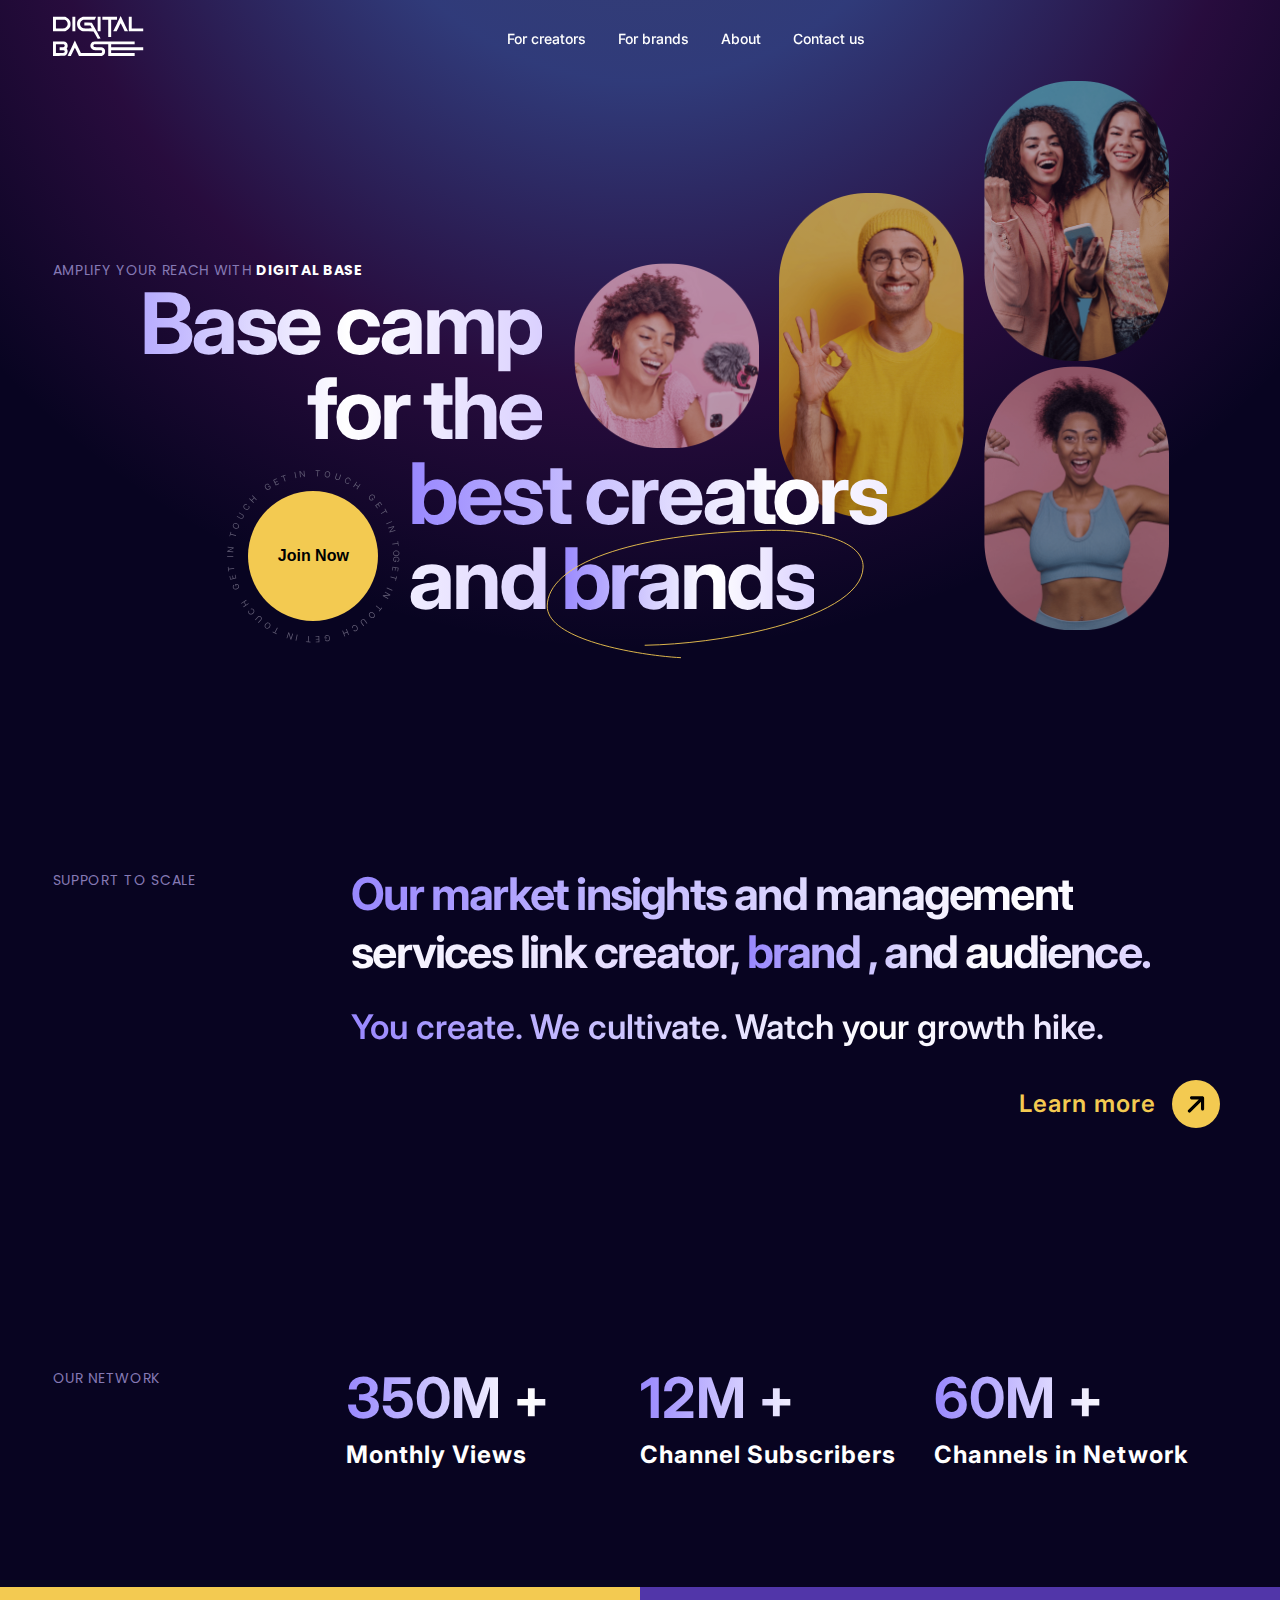
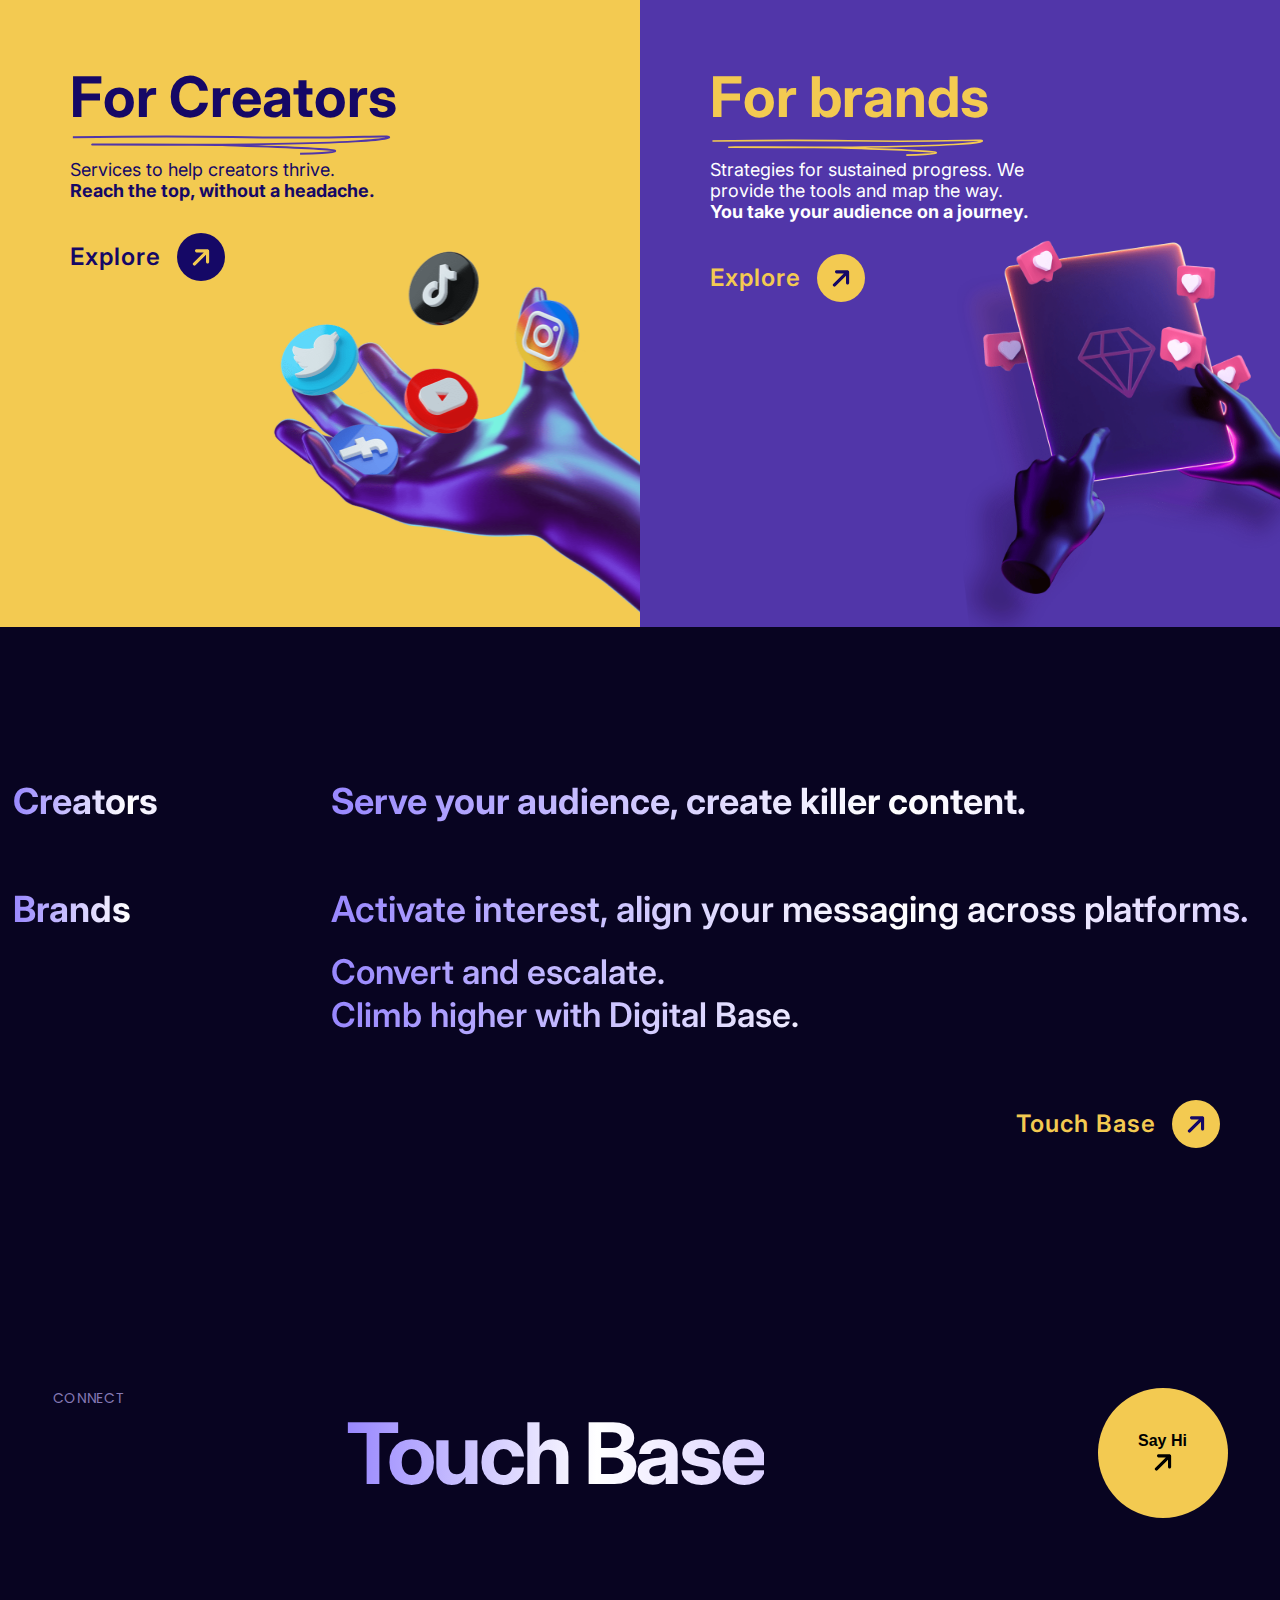
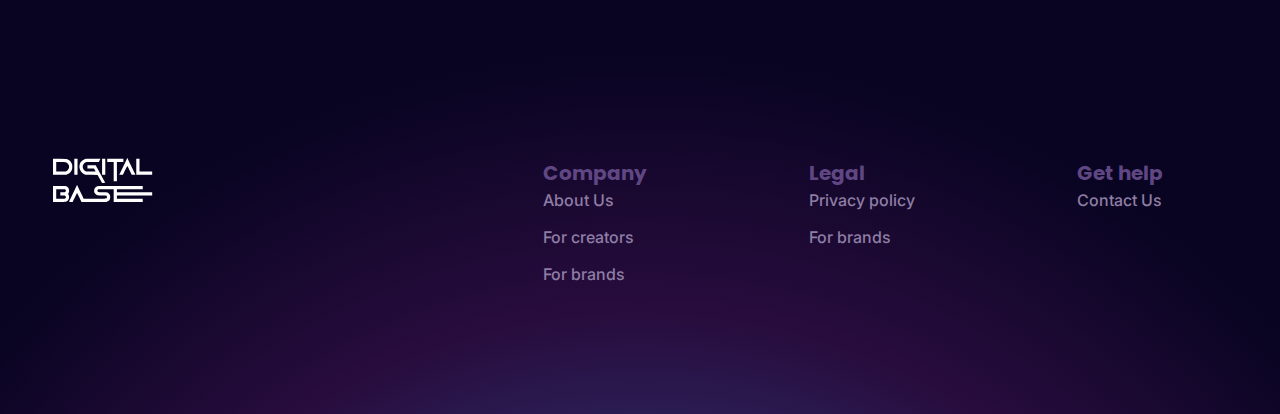
<file: index.html>
<!DOCTYPE html>
<html lang="en">
  <head>
    <meta charset="UTF-8" />
    <meta http-equiv="X-UA-Compatible" content="IE=edge" />
    <meta name="viewport" content="width=device-width, initial-scale=1.0" />
    <link rel="preconnect" href="https://fonts.googleapis.com" />
    <link rel="preconnect" href="https://fonts.gstatic.com" crossorigin />
    <link rel="preconnect" href="https://fonts.googleapis.com" />
    <link rel="preconnect" href="https://fonts.gstatic.com" crossorigin />
    <link rel="preconnect" href="https://fonts.googleapis.com" />
    <link rel="preconnect" href="https://fonts.gstatic.com" crossorigin />
    <link rel="preconnect" href="https://fonts.googleapis.com" />
    <link rel="preconnect" href="https://fonts.gstatic.com" crossorigin />
    <link rel="preconnect" href="https://fonts.googleapis.com" />
    <link rel="preconnect" href="https://fonts.gstatic.com" crossorigin />
    <link
      href="https://fonts.googleapis.com/css2?family=Inter:wght@200;300;400;500;600;700;800;900&family=Poppins:ital,wght@0,100;0,200;0,300;0,400;0,500;0,600;0,700;0,800;0,900;1,100;1,200;1,300;1,400;1,500;1,600;1,700;1,800;1,900&display=swap"
      rel="stylesheet"
    />
    <link rel="stylesheet" href="style.css" />
    <title>Digital Base</title>
  </head>

  <body>
    <div class="nav-trigger"></div>
    <header class="navbar">
      <div class="navbar-wrapper container">
        <a href="./index.html">
          <div class="logo">
            <svg
              width="91"
              height="40"
              viewBox="0 0 91 40"
              fill="none"
              xmlns="http://www.w3.org/2000/svg"
            >
              <g clip-path="url(#clip0_555_40403)">
                <path
                  fill-rule="evenodd"
                  clip-rule="evenodd"
                  d="M65.7002 3.98089C64.6417 6.19798 62.9977 9.61781 62.0467 11.5803C61.0955 13.5429 60.3175 15.1813 60.3175 15.2211C60.3175 15.2609 61.0681 15.2935 61.9856 15.2935H63.6537L64.5099 13.4974C64.9809 12.5097 65.8631 10.6625 66.4702 9.39276C67.0775 8.12305 67.6364 7.14596 67.7126 7.2215C67.7888 7.29683 68.6977 9.12206 69.7325 11.2776L71.6139 15.1964L73.3094 15.2526C74.2422 15.2834 75.0051 15.276 75.0051 15.236C75.0051 15.1962 74.6863 14.5156 74.2966 13.7236C73.9069 12.9318 72.2685 9.5314 70.656 6.16732C69.0433 2.80322 67.7016 0.0280854 67.6742 0.000318515C67.647 -0.0274485 66.7587 1.76381 65.7002 3.98089ZM0 8.01198V15.3092L6.12457 15.2527L12.2493 15.1964L13.5415 14.5654C15.0735 13.8172 16.2771 12.598 17.0064 11.0556C17.4615 10.0927 17.5273 9.70887 17.5273 8.01198C17.5273 6.31507 17.4615 5.9312 17.0064 4.96829C16.2771 3.42596 15.0735 2.20674 13.5415 1.45857L12.2493 0.827505L6.12457 0.771198L0 0.714691V8.01198ZM19.3878 8.01198V15.2935H20.8565H22.3253V8.01198V0.730417H20.8565H19.3878V8.01198ZM28.7667 1.1875C27.4151 1.73896 26.7142 2.22458 25.7605 3.27138C24.398 4.76672 23.8246 6.84849 24.134 9.17703C24.4462 11.5261 26.0372 13.5996 28.3535 14.6761C29.4663 15.1931 29.5084 15.197 35.0217 15.2935L40.57 15.3906L42.6268 19.0314L44.6835 22.6722H46.1358C46.9346 22.6722 47.5881 22.6417 47.5881 22.6045C47.5881 22.5672 45.6237 18.9627 43.2225 14.5947L38.8572 6.65276L35.0954 6.59994L31.3337 6.5473V8.00771V9.46829L34.3202 9.47159L37.3067 9.47487L38.0411 10.8242C38.4451 11.5663 38.7755 12.2201 38.7755 12.2772C38.7755 12.4646 30.8575 12.3854 30.1744 12.1912C27.3935 11.4003 26.1735 8.14557 27.7253 5.65703C28.1434 4.98635 28.5956 4.57742 29.3519 4.18557L30.3992 3.64305H36.0538H41.7082L42.3959 2.28868C42.7743 1.54382 43.0839 0.88848 43.0839 0.832363C43.0839 0.776247 40.1097 0.732551 36.4744 0.735076C30.0254 0.739542 29.8383 0.750418 28.7667 1.1875ZM44.6506 8.01198V15.2935H46.1194H47.5881V8.01198V0.730417H46.1194H44.6506V8.01198ZM49.3506 2.18674V3.64305H52.2882H55.2257V12.3809V21.1188H56.6945H58.1633V12.3809V3.64305H61.1008H64.0383V2.18674V0.730417H56.6945H49.3506V2.18674ZM75.7885 8.01198V15.2935H83.1323H90.4762V13.8372V12.3809H84.6011H78.726V6.55567V0.730417H77.2573H75.7885V8.01198ZM11.6522 3.86012C13.2467 4.29798 14.6855 6.26713 14.6855 8.01198C14.6855 9.75683 13.2467 11.726 11.6522 12.1638C11.1991 12.2881 9.19743 12.3792 6.90322 12.3797L2.93754 12.3809V8.01198V3.64305L6.90322 3.64419C9.19743 3.64478 11.1991 3.73584 11.6522 3.86012ZM19.8818 28.7489C17.6879 33.3722 14.6971 39.5866 14.5594 39.8082C14.5095 39.8883 15.2597 39.9538 16.2266 39.9538C17.9023 39.9538 17.9918 39.9322 18.1475 39.4909C18.4417 38.6563 21.8048 31.7984 21.9195 31.7988C22.0233 31.7992 24.6992 37.2184 25.5325 39.1165L25.9003 39.9538H37.2966H48.6928L49.7549 39.4198C51.3206 38.6326 51.9674 37.6161 52.06 35.7977C52.1405 34.2155 51.8025 33.2971 50.7885 32.3427C49.7292 31.346 49.0902 31.2159 45.2536 31.2159C41.4992 31.2159 40.9242 31.1052 40.5596 30.3116C40.2539 29.6462 40.285 29.3986 40.7482 28.815L41.1539 28.3033H48.1899H55.2257V34.1285V39.9538H68.4446H81.6636V38.4975V37.0412H69.9134H58.1633V35.5849V34.1285H74.3197H90.4762V32.6722V31.2159H74.3197H58.1633V29.7596V28.3033H69.9134H81.6636V26.847V25.3907H61.1627C40.7683 25.3907 40.6573 25.3928 39.8164 25.7965C37.757 26.7849 36.815 29.4243 37.774 31.5181C38.2127 32.4755 39.5757 33.6726 40.5253 33.934C40.9093 34.0398 42.8164 34.1268 44.7634 34.1274C48.2097 34.1285 48.3145 34.1404 48.7291 34.5779C49.3315 35.2138 49.2915 36.1297 48.6388 36.6386C48.132 37.0342 47.9445 37.0412 37.9898 37.0412H27.8569L27.4548 36.1188C27.2337 35.6116 26.4196 33.8858 25.6457 32.2839C24.8717 30.6819 23.7249 28.3008 23.0971 26.9926C22.4694 25.6845 21.9287 24.6179 21.8958 24.6227C21.8627 24.6276 20.9564 26.4845 19.8818 28.7489ZM0 32.6829V39.9751L5.82612 39.9159C12.2382 39.8507 12.2094 39.8557 13.4723 38.575C14.3794 37.6551 14.7643 36.507 14.6358 35.1031C14.5747 34.4346 14.3593 33.6703 14.1266 33.2973L13.7234 32.6503L14.2055 31.706C15.3322 29.4996 14.4225 26.7351 12.2478 25.7557C11.5385 25.4361 10.8618 25.3988 5.7282 25.395L0 25.3907V32.6829ZM11.3442 28.815C12.0043 29.647 11.8522 30.4707 10.9527 30.9318C10.58 31.1229 9.7869 31.2159 8.52865 31.2159H6.65842V32.6722V34.1285H8.72351C10.6552 34.1285 10.8199 34.1594 11.2694 34.6052C11.5338 34.8674 11.7502 35.3082 11.7502 35.5849C11.7502 35.8615 11.5338 36.3023 11.2694 36.5645C10.7911 37.0388 10.77 37.0412 6.86307 37.0412H2.93754V32.6722V28.3033H6.93788H10.9384L11.3442 28.815Z"
                  fill="white"
                />
              </g>
              <defs>
                <clipPath id="clip0_555_40403">
                  <rect width="90.4762" height="40" fill="white" />
                </clipPath>
              </defs>
            </svg>
          </div>
        </a>

        <nav class="navbar-container">
          <ul class="nav-list flex-center">
            <li class="navbar-item">
              <a class="nav-link" href="for-creators.html"> For creators </a>
            </li>
            <li class="navbar-item">
              <a class="nav-link" href="for-brands.html"> For brands </a>
            </li>
            <li class="navbar-item">
              <a class="nav-link" href="about-us.html"> About </a>
            </li>
            <li class="navbar-item">
              <a class="nav-link" href="contact.html"> Contact us </a>
            </li>
          </ul>
        </nav>
        <div></div>
        <div class="hamburger">
          <div class="hamburger-icon">
            <div class="hamburger-line"></div>
            <div class="hamburger-line"></div>
            <div class="hamburger-line"></div>
          </div>
        </div>
      </div>
    </header>

    <!-- Home -->
    <main class="page-wrapper">
      <section class="section hero-section flex-center direction-column">
        <div class="home-hero-deco"></div>
        <div class="tag-line container">
          <p class="key-heading">
            AMPLIFY YOUR REACH WITH
            <span class="text-bold font-white"> DIGITAL BASE </span>
          </p>
        </div>

        <div class="first-flex-heading container grid">
          <div class="heading-grid-1-column">
            <h1 class="h1 small-text right-align text-linear-gradient">
              Base camp for the
            </h1>
          </div>
        </div>

        <div class="second-flex-heading container grid">
          <div class="heading-grid-2-colum">
            <div class="flex gap-20 btn-div">
              <div class="brand-div relative">
                <a
                  href="#"
                  class="animation-button cta-button animation-button-golden animation-button-large flex-center"
                  >Join Now
                </a>
                <img
                  class="rotating-text small-rotating-text for-creators-page-button-width"
                  src="images/rotate-image.svg"
                  alt=""
                />
              </div>

              <div>
                <h1 class="h1 small-text text-linear-gradient inline-text">
                  best creators and
                </h1>
                <div class="inline-block relative">
                  <h1 class="h1 small-text text-linear-gradient">brands</h1>
                  <div class="home-hero-text-deco">
                    <svg
                      xmlns="http://www.w3.org/2000/svg"
                      viewBox="0 0 360 170"
                      width="360"
                      height="170"
                      preserveAspectRatio="xMidYMid meet"
                      style="
                        width: 100%;
                        height: 100%;
                        transform: translate3d(0px, 0px, 0px);
                      "
                    >
                      <defs>
                        <clipPath id="__lottie_element_14">
                          <rect width="360" height="170" x="0" y="0"></rect>
                        </clipPath>
                        <clipPath id="__lottie_element_16">
                          <path d="M0,0 L500,0 L500,500 L0,500z"></path>
                        </clipPath>
                      </defs>
                      <g clip-path="url(#__lottie_element_14)">
                        <g
                          clip-path="url(#__lottie_element_16)"
                          transform="matrix(1,0,0,1,-77,-227)"
                          opacity="1"
                          style="display: block"
                        >
                          <g
                            transform="matrix(1,0,0,1,80.02700805664062,237.31900024414062)"
                            opacity="1"
                            style="display: block"
                          >
                            <g
                              opacity="1"
                              transform="matrix(1,0,0,1,177.00799560546875,72.43099975585938)"
                            >
                              <path
                                stroke-linecap="butt"
                                stroke-linejoin="miter"
                                fill-opacity="0"
                                stroke-miterlimit="4"
                                stroke="rgb(244,202,81)"
                                stroke-opacity="1"
                                stroke-width="1"
                                d=" M-67.26000213623047,57.555999755859375 C-24.413999557495117,56.70100021362305 24.597000122070312,50.57099914550781 67.30599975585938,39.939998626708984 C127.25700378417969,25.01799964904785 174.7899932861328,1.2269999980926514 175.41799926757812,-29.29199981689453 C176.00900268554688,-58.04899978637695 125.10600280761719,-71.43099975585938 68.25199890136719,-70.14199829101562 C-86.18199920654297,-66.64299774169922 -174.98399353027344,-31.347000122070312 -175.5760040283203,13.875 C-176.00900268554688,46.9630012512207 -98.53099822998047,63.595001220703125 -50.667999267578125,69.25800323486328 C-41.39699935913086,70.3550033569336 -33.22100067138672,71.04100036621094 -26.91200065612793,71.35399627685547"
                              ></path>
                            </g>
                          </g>
                        </g>
                      </g>
                    </svg>
                  </div>
                </div>
              </div>
            </div>
          </div>
        </div>

        <div class="container relative">
          <div class="hero-images">
            <img class="hero-image-1 hero-image" src="./images/2.png" alt="" />
            <img class="hero-image-2 hero-image" src="./images/1.png" alt="" />
            <div class="inner-hero-images">
              <img
                class="hero-image-3 hero-image"
                src="./images/3.png"
                alt=""
              />
              <img
                class="hero-image-4 hero-image"
                src="./images/4.png"
                alt=""
              />
            </div>
          </div>
        </div>
      </section>
      <section class="section flex-center direction-column">
        <div class="support-to-scale container">
          <div class="key">
            <p class="key-heading">SUPPORT TO SCALE</p>
          </div>
          <div class="value">
            <div class="line">
              <h2 class="text-linear-gradient h2 inline-text">
                Our market insights and management services link creator,
              </h2>
              <h2 class="text-linear-gradient h2 inline-text">
                brand , and audience.
              </h2>
            </div>
            <h3 class="text-linear-gradient h3 light">
              You create. We cultivate. Watch your growth hike.
            </h3>
          </div>
        </div>
        <div class="learn-more container">
          <a href="#" class="animate-arrow flex-center">
            <p class="font-golden">Learn more</p>
            <div
              class="learn-more-link animation-button-golden animation-button animation-button-small flex-center"
            >
              <svg
                class="arrow-svg"
                xmlns="http://www.w3.org/2000/svg"
                viewBox="0 0 448 512"
              >
                <path
                  d="M438.6 278.6c12.5-12.5 12.5-32.8 0-45.3l-160-160c-12.5-12.5-32.8-12.5-45.3 0s-12.5 32.8 0 45.3L338.8 224 32 224c-17.7 0-32 14.3-32 32s14.3 32 32 32l306.7 0L233.4 393.4c-12.5 12.5-12.5 32.8 0 45.3s32.8 12.5 45.3 0l160-160z"
                />
              </svg>
            </div>
          </a>
        </div>
      </section>
      <section class="section flex-center">
        <div class="container network">
          <div class="key-network">
            <p class="key-heading">OUR NETWORK</p>
          </div>
          <div class="value-network gap-15 flex direction-column">
            <div class="stats-text text-linear-gradient">
              <div class="counter">350</div>
              <div class="unit inline-text">M +</div>
            </div>
            <h4>Monthly Views</h4>
          </div>
          <div class="value-network gap-15 flex direction-column">
            <div class="stats-text text-linear-gradient">
              <div class="counter">12</div>
              <div class="unit inline-text">M +</div>
            </div>
            <h4>Channel Subscribers</h4>
          </div>
          <div class="value-network gap-15 flex direction-column">
            <div class="stats-text text-linear-gradient">
              <div class="counter">60</div>
              <div class="unit inline-text">M +</div>
            </div>
            <h4>Channels in Network</h4>
          </div>
        </div>
      </section>
      <div class="card-holder flex">
        <div class="first-card">
          <div class="card-content">
            <div class="margin-b-32 inline-block relative">
              <h2 class="stats-text cards-font font-purple">For Creators</h2>
              <div class="for-creators-heading-deco-large">
                <svg
                  xmlns="http://www.w3.org/2000/svg"
                  viewBox="0 0 337 50"
                  width="337"
                  height="50"
                  preserveAspectRatio="xMidYMid meet"
                  class="decoration-svg"
                  style="
                    width: 100%;
                    height: 100%;
                    transform: translate3d(0px, 0px, 0px);
                  "
                >
                  <defs>
                    <clipPath id="__lottie_element_38">
                      <rect width="337" height="50" x="0" y="0"></rect>
                    </clipPath>
                    <clipPath id="__lottie_element_40">
                      <path d="M0,0 L500,0 L500,500 L0,500z"></path>
                    </clipPath>
                  </defs>
                  <g clip-path="url(#__lottie_element_38)">
                    <g
                      clip-path="url(#__lottie_element_40)"
                      transform="matrix(1,0,0,1,-78.5,-57)"
                      opacity="1"
                      style="display: block"
                    >
                      <g
                        transform="matrix(1,0,0,1,70.86799621582031,76.3489990234375)"
                        opacity="1"
                        style="display: block"
                      >
                        <g
                          opacity="1"
                          transform="matrix(1,0,0,1,173.0070037841797,11.359000205993652)"
                        >
                          <path
                            stroke-linecap="butt"
                            stroke-linejoin="miter"
                            fill-opacity="0"
                            stroke-miterlimit="4"
                            stroke="rgb(81,54,169)"
                            stroke-opacity="1"
                            stroke-width="2"
                            d=" M-162.41799926757812,-7.776000022888184 C-162.41799926757812,-7.776000022888184 -66.06300354003906,-9.20300006866455 1.6710000038146973,-8.012999534606934 C108.99299621582031,-6.127999782562256 149.3260040283203,-9.359000205993652 161.22799682617188,-8.489999771118164 C171.0070037841797,-7.776000022888184 163.8520050048828,1.2680000066757202 -137.13699340820312,-0.1599999964237213 C-171.0070037841797,-0.32100000977516174 -36.01300048828125,-0.6370000243186951 -8.345999717712402,0.3149999976158142 C19.31999969482422,1.2669999599456787 102.7959976196289,3.6470000743865967 107.56600189208984,6.0269999504089355 C111.73500061035156,8.105999946594238 79.83200073242188,9.095000267028809 71.7249984741211,9.312000274658203"
                          ></path>
                        </g>
                      </g>
                    </g>
                  </g>
                </svg>
              </div>
            </div>
            <p class="card-paragraph">Services to help creators thrive.</p>
            <p class="card-paragraph text-bold">
              Reach the top, without a headache.
            </p>
            <div class="learn-more justify-start">
              <a href="#" class="animate-arrow flex-center">
                <p class="font-purple">Explore</p>
                <div
                  class="learn-more-link animation-button-purple animation-button animation-button-small flex-center"
                >
                  <svg
                    class="arrow-svg"
                    xmlns="http://www.w3.org/2000/svg"
                    viewBox="0 0 448 512"
                    style="fill: #f3ca51"
                  >
                    <path
                      d="M438.6 278.6c12.5-12.5 12.5-32.8 0-45.3l-160-160c-12.5-12.5-32.8-12.5-45.3 0s-12.5 32.8 0 45.3L338.8 224 32 224c-17.7 0-32 14.3-32 32s14.3 32 32 32l306.7 0L233.4 393.4c-12.5 12.5-12.5 32.8 0 45.3s32.8 12.5 45.3 0l160-160z"
                    />
                  </svg>
                </div>
              </a>
            </div>
          </div>
          <img
            class="card-image card-image-1"
            src="./images/first-card-image.png"
            alt=""
          />
        </div>

        <div class="second-card">
          <div class="card-content">
            <div class="margin-b-32 inline-block relative">
              <h2 class="stats-text cards-font font-golden">For brands</h2>
              <div class="for-creators-heading-deco-large">
                <svg
                  xmlns="http://www.w3.org/2000/svg"
                  viewBox="0 0 337 50"
                  width="337"
                  height="50"
                  preserveAspectRatio="xMidYMid meet"
                  style="
                    width: 100%;
                    height: 100%;
                    transform: translate3d(0px, 0px, 0px);
                  "
                >
                  <defs>
                    <clipPath id="__lottie_element_3">
                      <rect width="337" height="50" x="0" y="0"></rect>
                    </clipPath>
                    <clipPath id="__lottie_element_5">
                      <path d="M0,0 L500,0 L500,500 L0,500z"></path>
                    </clipPath>
                  </defs>
                  <g clip-path="url(#__lottie_element_3)">
                    <g
                      clip-path="url(#__lottie_element_5)"
                      transform="matrix(1,0,0,1,-78.5,-57)"
                      opacity="1"
                      style="display: block"
                    >
                      <g
                        transform="matrix(1,0,0,1,70.86799621582031,76.3489990234375)"
                        opacity="1"
                        style="display: block"
                      >
                        <g
                          opacity="1"
                          transform="matrix(1,0,0,1,173.0070037841797,11.359000205993652)"
                        >
                          <path
                            stroke-linecap="butt"
                            stroke-linejoin="miter"
                            fill-opacity="0"
                            stroke-miterlimit="4"
                            stroke="rgb(244,202,81)"
                            stroke-opacity="1"
                            stroke-width="2"
                            d=" M-162.41799926757812,-7.776000022888184 C-162.41799926757812,-7.776000022888184 -66.06300354003906,-9.20300006866455 1.6710000038146973,-8.012999534606934 C108.99299621582031,-6.127999782562256 149.3260040283203,-9.359000205993652 161.22799682617188,-8.489999771118164 C171.0070037841797,-7.776000022888184 163.8520050048828,1.2680000066757202 -137.13699340820312,-0.1599999964237213 C-171.0070037841797,-0.32100000977516174 -36.01300048828125,-0.6370000243186951 -8.345999717712402,0.3149999976158142 C19.31999969482422,1.2669999599456787 102.7959976196289,3.6470000743865967 107.56600189208984,6.0269999504089355 C111.73500061035156,8.105999946594238 79.83200073242188,9.095000267028809 71.7249984741211,9.312000274658203"
                          ></path>
                        </g>
                      </g>
                    </g>
                  </g>
                </svg>
              </div>
            </div>
            <p class="card-paragraph font-white">
              Strategies for sustained progress. We provide the tools and map
              the way.
            </p>
            <p class="card-paragraph font-white text-bold">
              You take your audience on a journey.
            </p>
            <div class="learn-more justify-start">
              <a href="#" class="animate-arrow flex-center">
                <p class="font-golden">Explore</p>
                <div
                  class="learn-more-link animation-button-golden animation-button animation-button-small flex-center"
                >
                  <svg
                    class="arrow-svg"
                    xmlns="http://www.w3.org/2000/svg"
                    viewBox="0 0 448 512"
                    style="fill: #150866"
                  >
                    <path
                      d="M438.6 278.6c12.5-12.5 12.5-32.8 0-45.3l-160-160c-12.5-12.5-32.8-12.5-45.3 0s-12.5 32.8 0 45.3L338.8 224 32 224c-17.7 0-32 14.3-32 32s14.3 32 32 32l306.7 0L233.4 393.4c-12.5 12.5-12.5 32.8 0 45.3s32.8 12.5 45.3 0l160-160z"
                    />
                  </svg>
                </div>
              </a>
            </div>
          </div>
          <img
            class="card-image card-image-2"
            src="./images/second-card-image.png"
            alt=""
          />
        </div>
      </div>
      <section class="section flex-center direction-column">
        <div class="support-to-scale p-y container">
          <div class="key">
            <h2 class="text-linear-gradient">Creators</h2>
          </div>
          <div class="value">
            <h2 class="text-linear-gradient">
              Serve your audience, create killer content.
            </h2>
          </div>
        </div>
        <div class="support-to-scale p-y container">
          <div class="key">
            <h2 class="text-linear-gradient">Brands</h2>
          </div>
          <div class="value">
            <h2 class="text-linear-gradient light" style="padding: 0">
              Activate interest, align your messaging across platforms.
            </h2>
            <h3 class="h3 text-linear-gradient light">
              Convert and escalate.
              <br />
              Climb higher with Digital Base.
            </h3>
          </div>
        </div>
        <div class="learn-more container">
          <a href="#" class="animate-arrow flex-center">
            <p class="font-golden">Touch Base</p>
            <div
              class="learn-more-link animation-button-golden animation-button animation-button-small flex-center"
            >
              <svg
                class="arrow-svg"
                xmlns="http://www.w3.org/2000/svg"
                viewBox="0 0 448 512"
                style="fill: #150866"
              >
                <path
                  d="M438.6 278.6c12.5-12.5 12.5-32.8 0-45.3l-160-160c-12.5-12.5-32.8-12.5-45.3 0s-12.5 32.8 0 45.3L338.8 224 32 224c-17.7 0-32 14.3-32 32s14.3 32 32 32l306.7 0L233.4 393.4c-12.5 12.5-12.5 32.8 0 45.3s32.8 12.5 45.3 0l160-160z"
                />
              </svg>
            </div>
          </a>
        </div>
      </section>
      <section class="section flex-center">
        <div class="grid container">
          <div class="key-connect">
            <p class="key-heading">CONNECT</p>
          </div>
          <div class="value-connect flex justify-between">
            <h1 class="h1 text-linear-gradient">Touch Base</h1>
            <div class="">
              <a href="#" class="animate-arrow flex-center">
                <div
                  class="learn-more-link animation-button-golden animation-button animation-button-large flex-center direction-column"
                >
                  Say Hi
                  <svg
                    class="arrow-svg"
                    xmlns="http://www.w3.org/2000/svg"
                    viewBox="0 0 448 512"
                  >
                    <path
                      d="M438.6 278.6c12.5-12.5 12.5-32.8 0-45.3l-160-160c-12.5-12.5-32.8-12.5-45.3 0s-12.5 32.8 0 45.3L338.8 224 32 224c-17.7 0-32 14.3-32 32s14.3 32 32 32l306.7 0L233.4 393.4c-12.5 12.5-12.5 32.8 0 45.3s32.8 12.5 45.3 0l160-160z"
                    />
                  </svg>
                </div>
              </a>
            </div>
          </div>
        </div>
      </section>
      <footer class="section flex-center">
        <div class="footer-deco"></div>
        <div class="grid container center-contents">
          <div class="footer-logo">
            <div class="footer-logo-container">
              <img src="logo.svg" alt="" />
            </div>
          </div>
          <div class="footer-column-wrapper justify-between">
            <div class="footer-column gap-20 flex direction-column">
              <div class="footer-column-heading">Company</div>
              <div class="footer-links-div gap flex direction-column">
                <a href="/about-us" class="footer-link">About Us</a
                ><a href="/creators" class="footer-link">For creators</a
                ><a href="/brands" class="footer-link">For brands</a>
              </div>
            </div>
            <div class="footer-column gap-20 flex direction-column">
              <div class="footer-column-heading">Legal</div>
              <div class="footer-links-div gap flex direction-column">
                <a href="/privacy-policy.html" class="footer-link"
                  >Privacy policy</a
                >

                <a href="/terms.html" class="footer-link">For brands</a>
              </div>
            </div>
            <div class="footer-column gap-20 flex direction-column">
              <div class="footer-column-heading">Get help</div>
              <div class="footer-links-div gap flex direction-column">
                <a href="/contact-us.html" class="footer-link">Contact Us</a>
              </div>
            </div>
          </div>
        </div>
      </footer>
    </main>
    <script src="app.js"></script>
  </body>
</html>
</file>
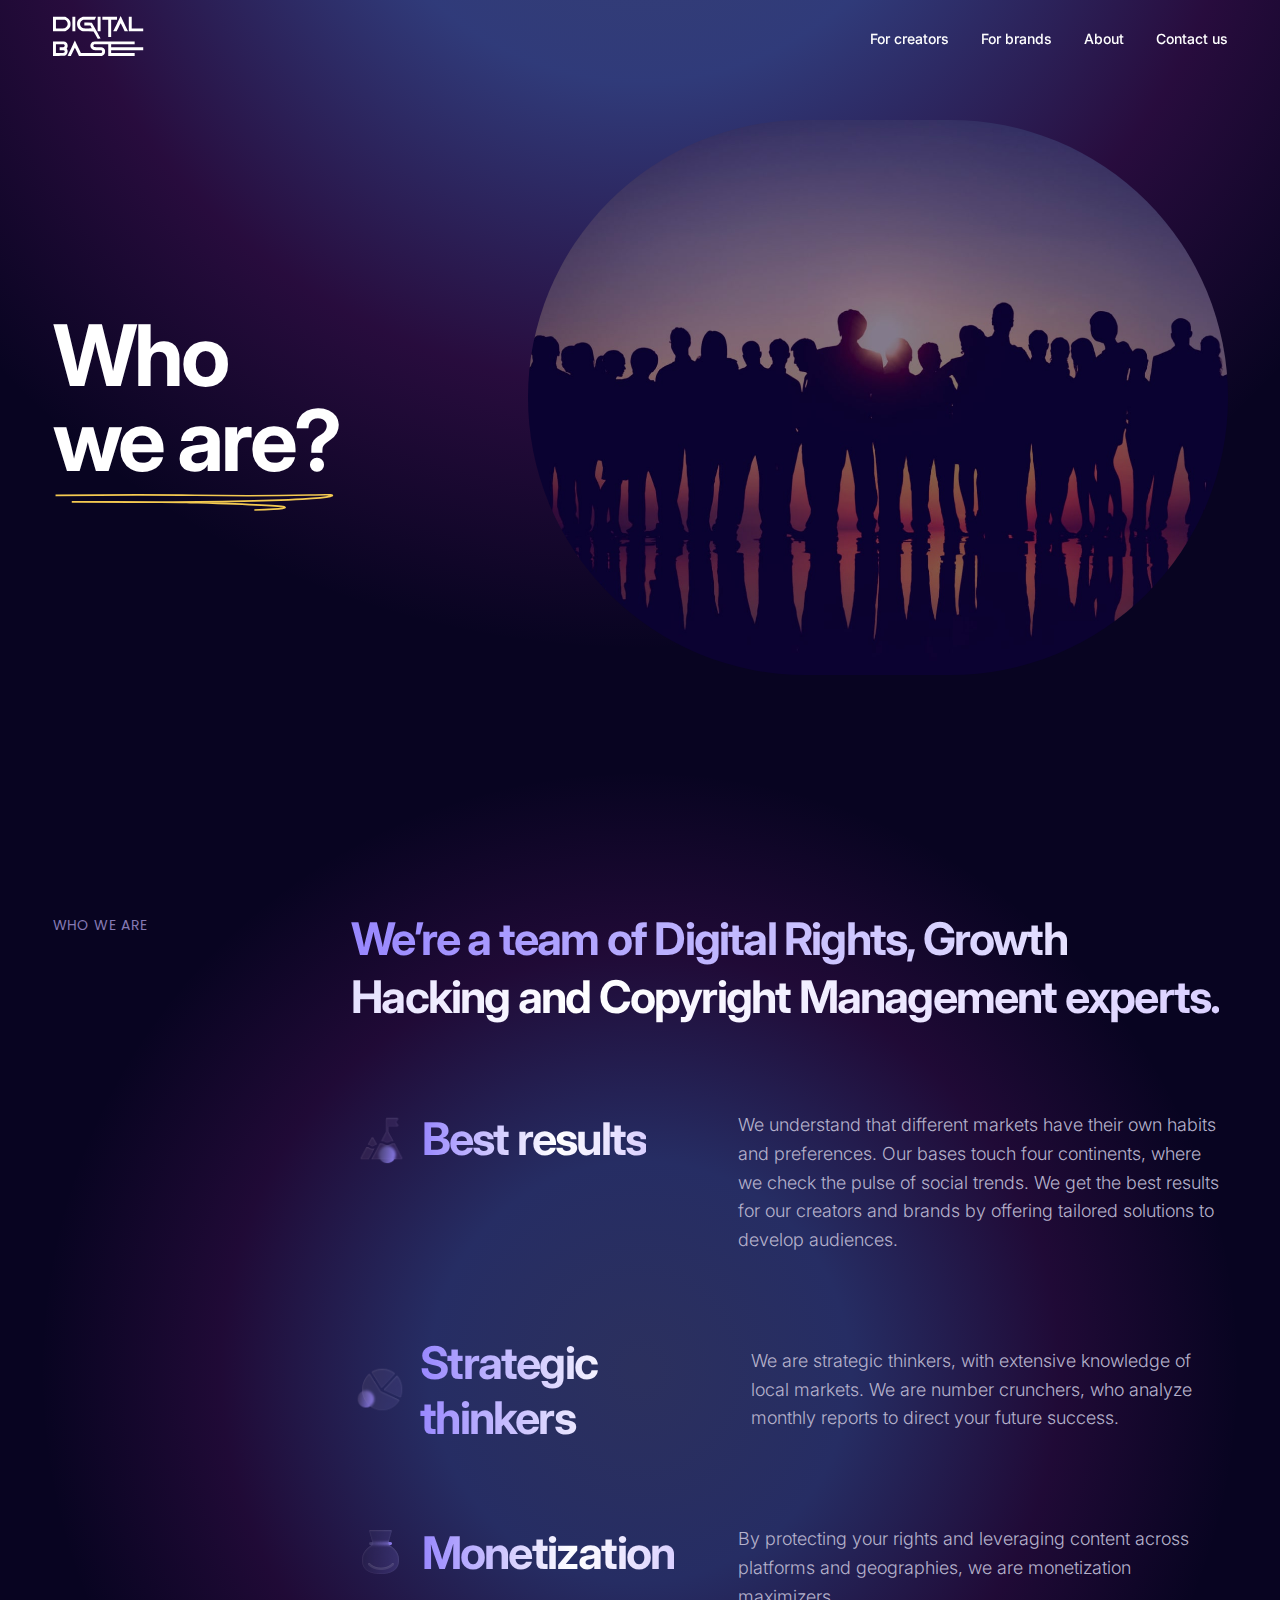
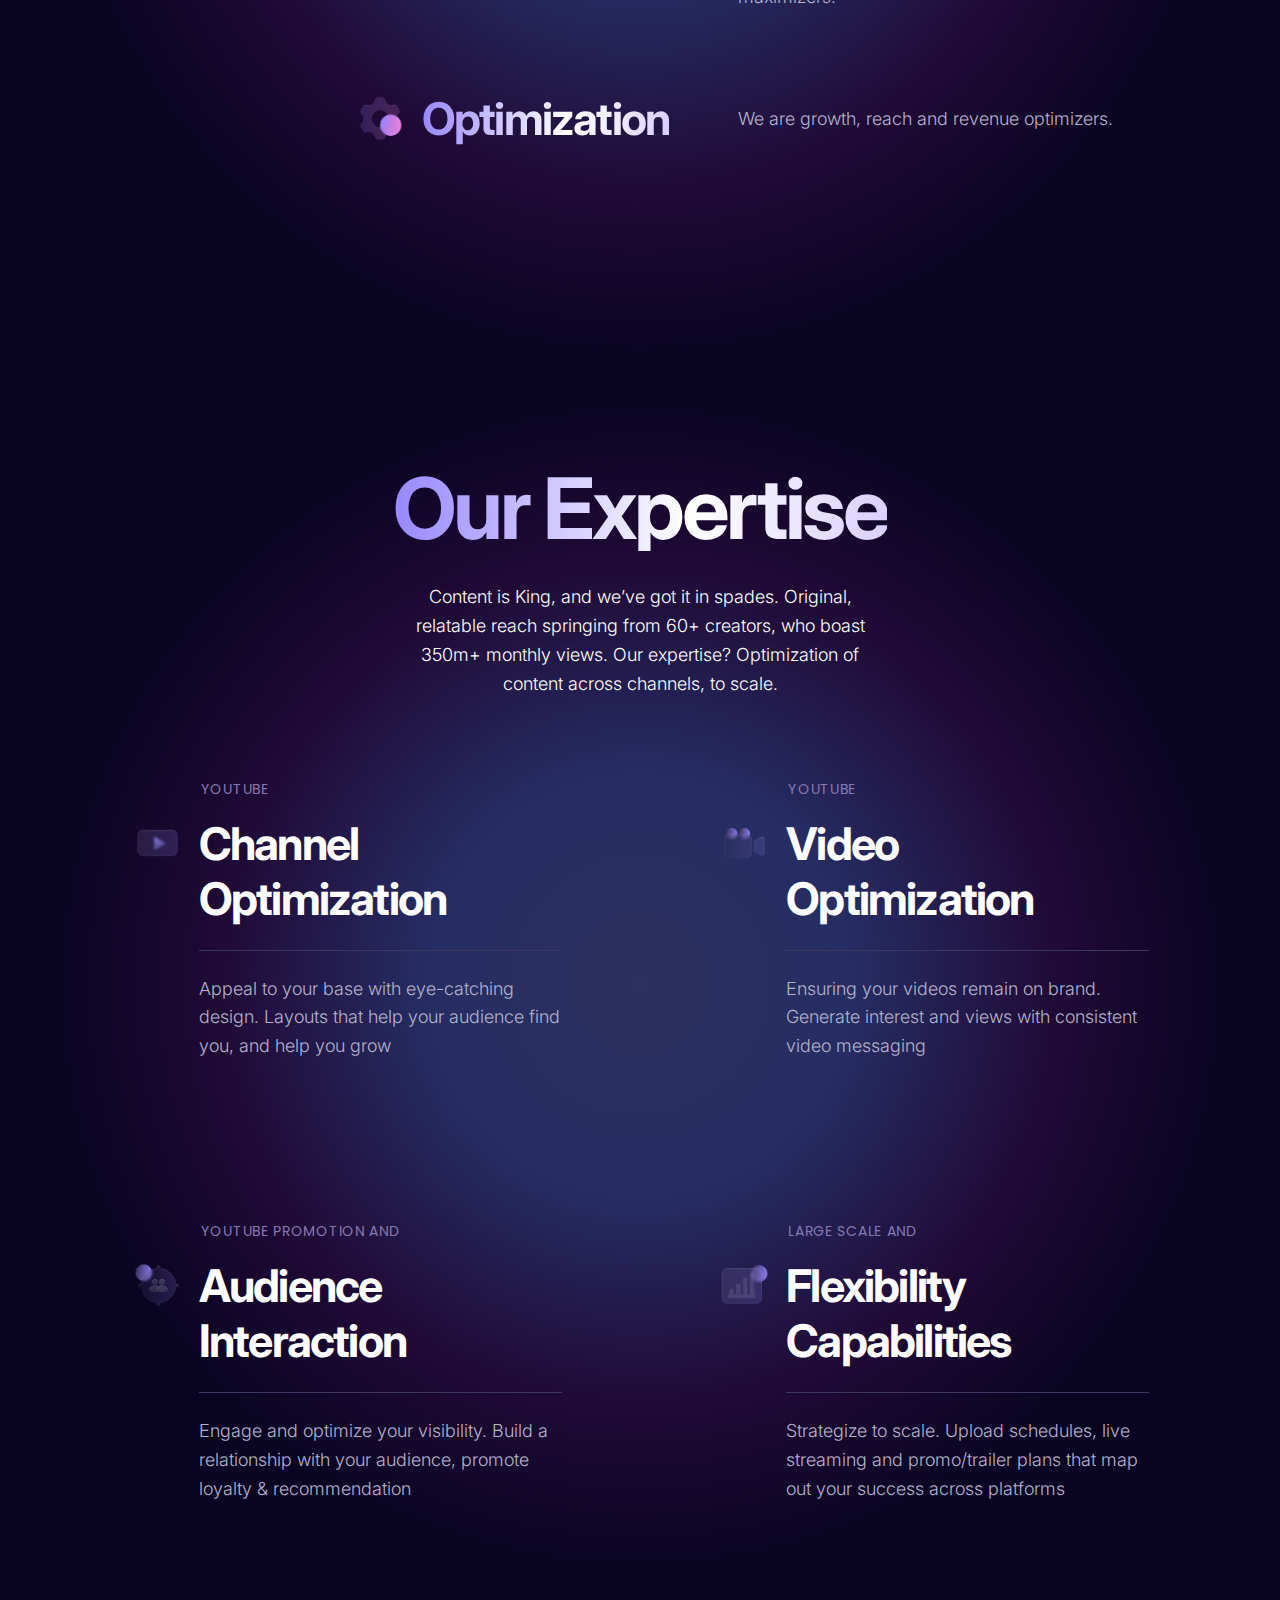
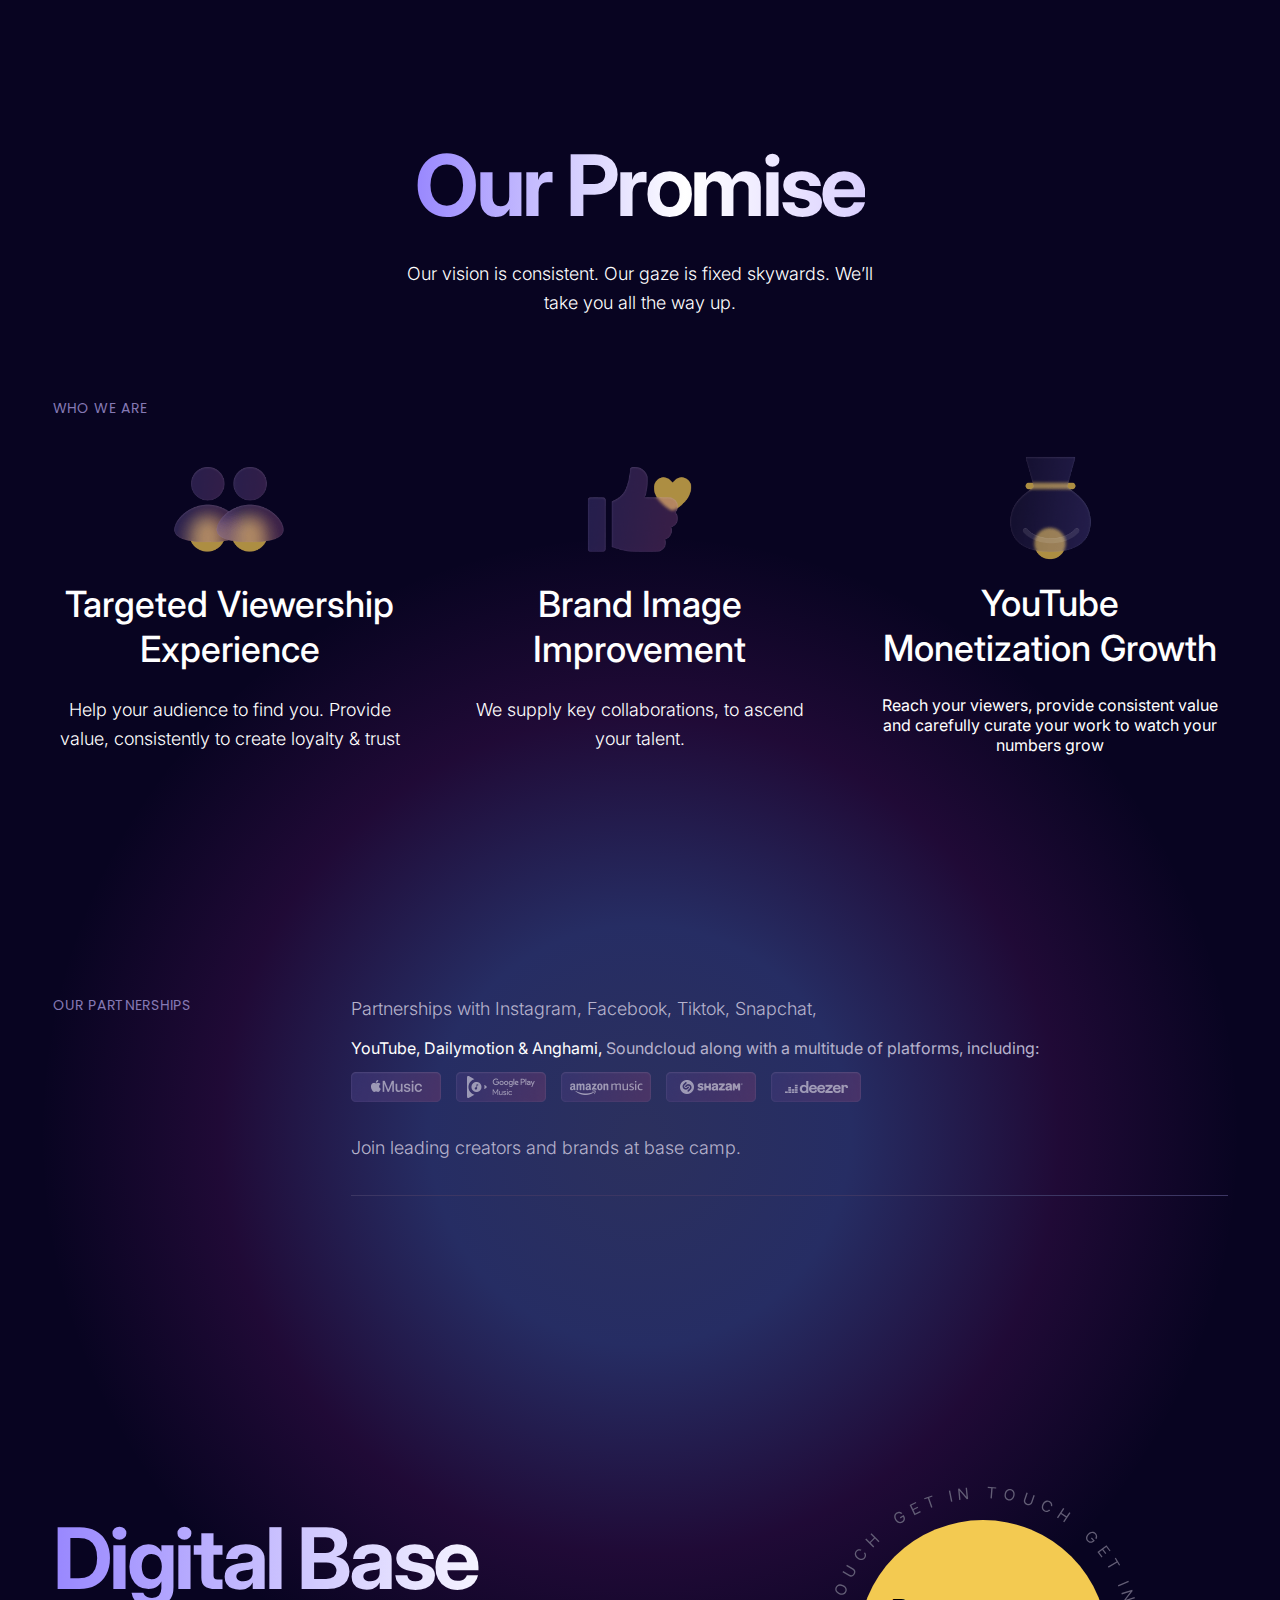
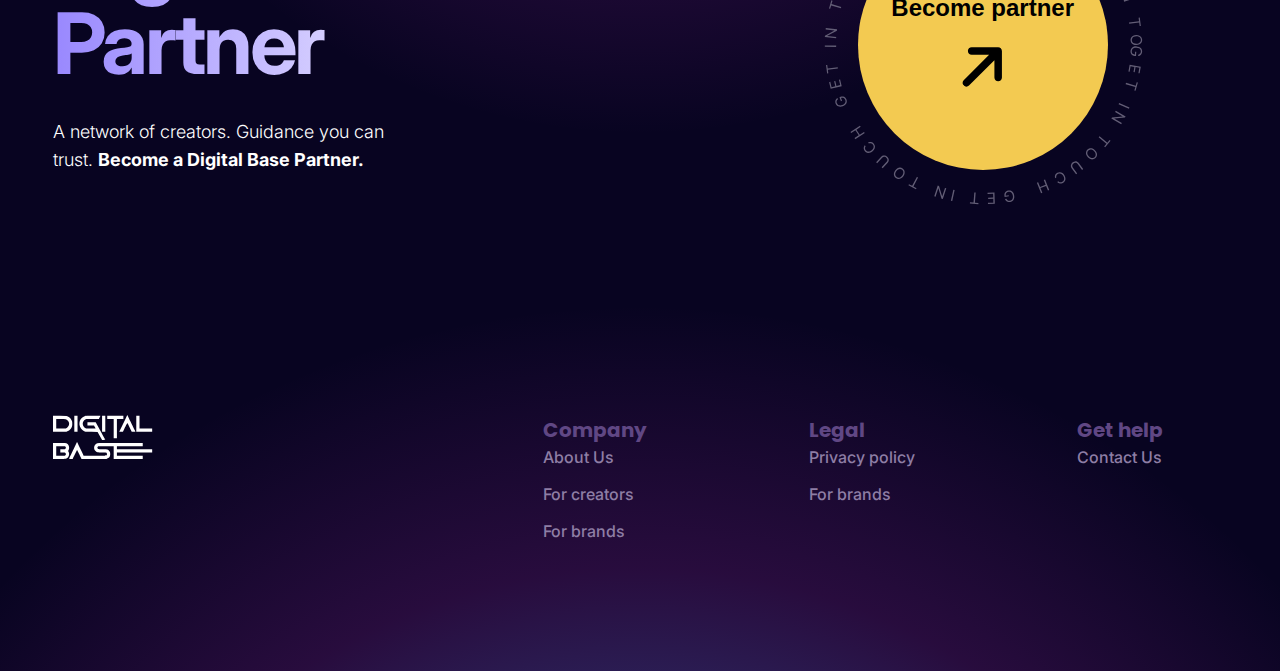
<file: about-us.html>
<!DOCTYPE html>
<html lang="en">
  <head>
    <meta charset="UTF-8" />
    <meta http-equiv="X-UA-Compatible" content="IE=edge" />
    <meta name="viewport" content="width=device-width, initial-scale=1.0" />
    <link rel="preconnect" href="https://fonts.googleapis.com" />
    <link rel="preconnect" href="https://fonts.gstatic.com" crossorigin />
    <link rel="preconnect" href="https://fonts.googleapis.com" />
    <link rel="preconnect" href="https://fonts.gstatic.com" crossorigin />
    <link rel="preconnect" href="https://fonts.googleapis.com" />
    <link rel="preconnect" href="https://fonts.gstatic.com" crossorigin />
    <link rel="preconnect" href="https://fonts.googleapis.com" />
    <link rel="preconnect" href="https://fonts.gstatic.com" crossorigin />
    <link rel="preconnect" href="https://fonts.googleapis.com" />
    <link rel="preconnect" href="https://fonts.gstatic.com" crossorigin />
    <link
      href="https://fonts.googleapis.com/css2?family=Inter:wght@200;300;400;500;600;700;800;900&family=Poppins:ital,wght@0,100;0,200;0,300;0,400;0,500;0,600;0,700;0,800;0,900;1,100;1,200;1,300;1,400;1,500;1,600;1,700;1,800;1,900&display=swap"
      rel="stylesheet"
    />
    <link rel="stylesheet" href="style.css" />
    <title>About Us</title>
  </head>

  <body>
    <header class="navbar">
      <div class="navbar-wrapper container">
        <a href="./index.html">
          <div class="logo">
            <svg
              width="91"
              height="40"
              viewBox="0 0 91 40"
              fill="none"
              xmlns="http://www.w3.org/2000/svg"
            >
              <g clip-path="url(#clip0_555_40403)">
                <path
                  fill-rule="evenodd"
                  clip-rule="evenodd"
                  d="M65.7002 3.98089C64.6417 6.19798 62.9977 9.61781 62.0467 11.5803C61.0955 13.5429 60.3175 15.1813 60.3175 15.2211C60.3175 15.2609 61.0681 15.2935 61.9856 15.2935H63.6537L64.5099 13.4974C64.9809 12.5097 65.8631 10.6625 66.4702 9.39276C67.0775 8.12305 67.6364 7.14596 67.7126 7.2215C67.7888 7.29683 68.6977 9.12206 69.7325 11.2776L71.6139 15.1964L73.3094 15.2526C74.2422 15.2834 75.0051 15.276 75.0051 15.236C75.0051 15.1962 74.6863 14.5156 74.2966 13.7236C73.9069 12.9318 72.2685 9.5314 70.656 6.16732C69.0433 2.80322 67.7016 0.0280854 67.6742 0.000318515C67.647 -0.0274485 66.7587 1.76381 65.7002 3.98089ZM0 8.01198V15.3092L6.12457 15.2527L12.2493 15.1964L13.5415 14.5654C15.0735 13.8172 16.2771 12.598 17.0064 11.0556C17.4615 10.0927 17.5273 9.70887 17.5273 8.01198C17.5273 6.31507 17.4615 5.9312 17.0064 4.96829C16.2771 3.42596 15.0735 2.20674 13.5415 1.45857L12.2493 0.827505L6.12457 0.771198L0 0.714691V8.01198ZM19.3878 8.01198V15.2935H20.8565H22.3253V8.01198V0.730417H20.8565H19.3878V8.01198ZM28.7667 1.1875C27.4151 1.73896 26.7142 2.22458 25.7605 3.27138C24.398 4.76672 23.8246 6.84849 24.134 9.17703C24.4462 11.5261 26.0372 13.5996 28.3535 14.6761C29.4663 15.1931 29.5084 15.197 35.0217 15.2935L40.57 15.3906L42.6268 19.0314L44.6835 22.6722H46.1358C46.9346 22.6722 47.5881 22.6417 47.5881 22.6045C47.5881 22.5672 45.6237 18.9627 43.2225 14.5947L38.8572 6.65276L35.0954 6.59994L31.3337 6.5473V8.00771V9.46829L34.3202 9.47159L37.3067 9.47487L38.0411 10.8242C38.4451 11.5663 38.7755 12.2201 38.7755 12.2772C38.7755 12.4646 30.8575 12.3854 30.1744 12.1912C27.3935 11.4003 26.1735 8.14557 27.7253 5.65703C28.1434 4.98635 28.5956 4.57742 29.3519 4.18557L30.3992 3.64305H36.0538H41.7082L42.3959 2.28868C42.7743 1.54382 43.0839 0.88848 43.0839 0.832363C43.0839 0.776247 40.1097 0.732551 36.4744 0.735076C30.0254 0.739542 29.8383 0.750418 28.7667 1.1875ZM44.6506 8.01198V15.2935H46.1194H47.5881V8.01198V0.730417H46.1194H44.6506V8.01198ZM49.3506 2.18674V3.64305H52.2882H55.2257V12.3809V21.1188H56.6945H58.1633V12.3809V3.64305H61.1008H64.0383V2.18674V0.730417H56.6945H49.3506V2.18674ZM75.7885 8.01198V15.2935H83.1323H90.4762V13.8372V12.3809H84.6011H78.726V6.55567V0.730417H77.2573H75.7885V8.01198ZM11.6522 3.86012C13.2467 4.29798 14.6855 6.26713 14.6855 8.01198C14.6855 9.75683 13.2467 11.726 11.6522 12.1638C11.1991 12.2881 9.19743 12.3792 6.90322 12.3797L2.93754 12.3809V8.01198V3.64305L6.90322 3.64419C9.19743 3.64478 11.1991 3.73584 11.6522 3.86012ZM19.8818 28.7489C17.6879 33.3722 14.6971 39.5866 14.5594 39.8082C14.5095 39.8883 15.2597 39.9538 16.2266 39.9538C17.9023 39.9538 17.9918 39.9322 18.1475 39.4909C18.4417 38.6563 21.8048 31.7984 21.9195 31.7988C22.0233 31.7992 24.6992 37.2184 25.5325 39.1165L25.9003 39.9538H37.2966H48.6928L49.7549 39.4198C51.3206 38.6326 51.9674 37.6161 52.06 35.7977C52.1405 34.2155 51.8025 33.2971 50.7885 32.3427C49.7292 31.346 49.0902 31.2159 45.2536 31.2159C41.4992 31.2159 40.9242 31.1052 40.5596 30.3116C40.2539 29.6462 40.285 29.3986 40.7482 28.815L41.1539 28.3033H48.1899H55.2257V34.1285V39.9538H68.4446H81.6636V38.4975V37.0412H69.9134H58.1633V35.5849V34.1285H74.3197H90.4762V32.6722V31.2159H74.3197H58.1633V29.7596V28.3033H69.9134H81.6636V26.847V25.3907H61.1627C40.7683 25.3907 40.6573 25.3928 39.8164 25.7965C37.757 26.7849 36.815 29.4243 37.774 31.5181C38.2127 32.4755 39.5757 33.6726 40.5253 33.934C40.9093 34.0398 42.8164 34.1268 44.7634 34.1274C48.2097 34.1285 48.3145 34.1404 48.7291 34.5779C49.3315 35.2138 49.2915 36.1297 48.6388 36.6386C48.132 37.0342 47.9445 37.0412 37.9898 37.0412H27.8569L27.4548 36.1188C27.2337 35.6116 26.4196 33.8858 25.6457 32.2839C24.8717 30.6819 23.7249 28.3008 23.0971 26.9926C22.4694 25.6845 21.9287 24.6179 21.8958 24.6227C21.8627 24.6276 20.9564 26.4845 19.8818 28.7489ZM0 32.6829V39.9751L5.82612 39.9159C12.2382 39.8507 12.2094 39.8557 13.4723 38.575C14.3794 37.6551 14.7643 36.507 14.6358 35.1031C14.5747 34.4346 14.3593 33.6703 14.1266 33.2973L13.7234 32.6503L14.2055 31.706C15.3322 29.4996 14.4225 26.7351 12.2478 25.7557C11.5385 25.4361 10.8618 25.3988 5.7282 25.395L0 25.3907V32.6829ZM11.3442 28.815C12.0043 29.647 11.8522 30.4707 10.9527 30.9318C10.58 31.1229 9.7869 31.2159 8.52865 31.2159H6.65842V32.6722V34.1285H8.72351C10.6552 34.1285 10.8199 34.1594 11.2694 34.6052C11.5338 34.8674 11.7502 35.3082 11.7502 35.5849C11.7502 35.8615 11.5338 36.3023 11.2694 36.5645C10.7911 37.0388 10.77 37.0412 6.86307 37.0412H2.93754V32.6722V28.3033H6.93788H10.9384L11.3442 28.815Z"
                  fill="white"
                />
              </g>
              <defs>
                <clipPath id="clip0_555_40403">
                  <rect width="90.4762" height="40" fill="white" />
                </clipPath>
              </defs>
            </svg>
          </div>
        </a>
        <nav class="navbar-container">
          <ul class="nav-list flex-center">
            <li class="navbar-item">
              <a class="nav-link" href="for-creators.html"> For creators </a>
            </li>
            <li class="navbar-item">
              <a class="nav-link" href="for-brands.html"> For brands </a>
            </li>
            <li class="navbar-item">
              <a class="nav-link" href="about-us.html"> About </a>
            </li>
            <li class="navbar-item">
              <a class="nav-link" href="contact.html"> Contact us </a>
            </li>
          </ul>
        </nav>
        <div class="hamburger">
          <div class="hamburger-icon">
            <div class="hamburger-line hamburger-line-1"></div>
            <div class="hamburger-line hamburger-line-2"></div>
            <div class="hamburger-line hamburger-line-3"></div>
          </div>
        </div>
      </div>
    </header>

    <!-- Home -->
    <main class="page-wrapper">
      <section class="section phone-section flex-center">
        <div class="home-hero-deco"></div>
        <div class="for-creators-wrapper container grid">
          <div class="for-creators-heading">
            <h1 class="h1 inline-text">Who&nbsp;</h1>
            <div class="inline-block relative">
              <h1 class="h1">we are?</h1>
              <div class="for-creators-heading-deco">
                <svg
                  xmlns="http://www.w3.org/2000/svg"
                  viewBox="0 0 337 50"
                  width="337"
                  height="50"
                  preserveAspectRatio="xMidYMid meet"
                  style="
                    width: 100%;
                    height: 100%;
                    transform: translate3d(0px, 0px, 0px);
                  "
                >
                  <defs>
                    <clipPath id="__lottie_element_3">
                      <rect width="337" height="50" x="0" y="0"></rect>
                    </clipPath>
                    <clipPath id="__lottie_element_5">
                      <path d="M0,0 L500,0 L500,500 L0,500z"></path>
                    </clipPath>
                  </defs>
                  <g clip-path="url(#__lottie_element_3)">
                    <g
                      clip-path="url(#__lottie_element_5)"
                      transform="matrix(1,0,0,1,-78.5,-57)"
                      opacity="1"
                      style="display: block"
                    >
                      <g
                        transform="matrix(1,0,0,1,70.86799621582031,76.3489990234375)"
                        opacity="1"
                        style="display: block"
                      >
                        <g
                          opacity="1"
                          transform="matrix(1,0,0,1,173.0070037841797,11.359000205993652)"
                        >
                          <path
                            stroke-linecap="butt"
                            stroke-linejoin="miter"
                            fill-opacity="0"
                            stroke-miterlimit="4"
                            stroke="rgb(244,202,81)"
                            stroke-opacity="1"
                            stroke-width="2"
                            d=" M-162.41799926757812,-7.776000022888184 C-162.41799926757812,-7.776000022888184 -66.06300354003906,-9.20300006866455 1.6710000038146973,-8.012999534606934 C108.99299621582031,-6.127999782562256 149.3260040283203,-9.359000205993652 161.22799682617188,-8.489999771118164 C171.0070037841797,-7.776000022888184 163.8520050048828,1.2680000066757202 -137.13699340820312,-0.1599999964237213 C-171.0070037841797,-0.32100000977516174 -36.01300048828125,-0.6370000243186951 -8.345999717712402,0.3149999976158142 C19.31999969482422,1.2669999599456787 102.7959976196289,3.6470000743865967 107.56600189208984,6.0269999504089355 C111.73500061035156,8.105999946594238 79.83200073242188,9.095000267028809 71.7249984741211,9.312000274658203"
                          ></path>
                        </g>
                      </g>
                    </g>
                  </g>
                </svg>
              </div>
            </div>
          </div>
          <div class="for-creators-image-div">
            <img src="./images/about-us-image.jpeg" alt="" />
          </div>
        </div>
      </section>
      <section class="section flex-center direction-column">
        <div class="for-creators-benefit-section-deco"></div>
        <div class="support-to-scale margin-b-80 container">
          <div class="key">
            <p class="key-heading">WHO WE ARE</p>
          </div>
          <div class="value">
            <div class="line">
              <h2 class="h2 inline-text margin-b-32 text-linear-gradient">
                We’re a team of Digital Rights, Growth Hacking and Copyright
                Management experts.
              </h2>
            </div>
          </div>
        </div>
        <div class="network container gap-20 margin-b-80">
          <div class="for-brands-strength-column-2">
            <div class="for-brands-icon-div gap-15">
              <div class="flex-center gap-15 info-icon-container">
                <div class="icon-medium">
                  <img
                    class=""
                    src="./images/icons/best-results-icon.png"
                    alt=""
                  />
                </div>
                <h2 class="h2 text-linear-gradient">Best results</h2>
              </div>
            </div>
            <div class="width-50">
              <p
                class="card-paragraph-large-width font-weight-300 line-height-lg font-gray"
              >
                We understand that different markets have their own habits and
                preferences. Our bases touch four continents, where we check the
                pulse of social trends. We get the best results for our creators
                and brands by offering tailored solutions to develop audiences.
              </p>
            </div>
          </div>
        </div>
        <div class="network container gap-20 margin-b-80">
          <div class="for-brands-strength-column-2">
            <div class="for-brands-icon-div gap-15">
              <div class="flex-center gap-15 info-icon-container">
                <div class="icon-medium">
                  <img
                    class=""
                    src="./images/icons/strategic-thinkers-icon.png"
                    alt=""
                  />
                </div>
                <h2 class="h2 text-linear-gradient">Strategic thinkers</h2>
              </div>
            </div>
            <div class="width-50">
              <p
                class="card-paragraph-large-width font-weight-300 line-height-lg font-gray"
              >
                We are strategic thinkers, with extensive knowledge of local
                markets. We are number crunchers, who analyze monthly reports to
                direct your future success.
              </p>
            </div>
          </div>
        </div>
        <div class="network container gap-20 margin-b-80">
          <div class="for-brands-strength-column-2">
            <div class="for-brands-icon-div gap-15">
              <div class="flex-center gap-15 info-icon-container">
                <div class="icon-medium">
                  <img
                    class=""
                    src="./images/icons/monitization-icon.png"
                    alt=""
                  />
                </div>
                <h2 class="h2 text-linear-gradient">Monetization</h2>
              </div>
            </div>
            <div class="width-50">
              <p
                class="card-paragraph-large-width font-weight-300 line-height-lg font-gray"
              >
                By protecting your rights and leveraging content across
                platforms and geographies, we are monetization maximizers.
              </p>
            </div>
          </div>
        </div>
        <div class="network container gap-20 margin-b-80">
          <div class="for-brands-strength-column-2">
            <div class="for-brands-icon-div gap-15">
              <div class="flex-center gap-15 info-icon-container">
                <div class="icon-medium">
                  <img
                    class=""
                    src="./images/icons/talent-management-icon.png"
                    alt=""
                  />
                </div>
                <h2 class="h2 text-linear-gradient">Optimization</h2>
              </div>
            </div>
            <div class="width-50">
              <p class="card-paragraph-large-width font-weight-300 font-gray">
                We are growth, reach and revenue optimizers.
              </p>
            </div>
          </div>
        </div>
      </section>
      <section class="section flex-center direction-column">
        <div class="for-creators-benefit-section-deco"></div>

        <div
          style="margin-bottom: 80px"
          class="container flex-center direction-column"
        >
          <h1 class="text-linear-gradient margin-b-32 h1">Our Expertise</h1>
          <p
            class="card-paragraph-large-width font-weight-300 text-center line-height-lg font-white"
          >
            Content is King, and we’ve got it in spades. Original, relatable
            reach springing from 60+ creators, who boast 350m+ monthly views.
            Our expertise? Optimization of content across channels, to scale.
          </p>
        </div>
        <div class="width-full flex-center">
          <div class="container for-creators-formula-grid">
            <div class="formulas">
              <div>
                <p class="key-heading p-l margin-b-16">YOUTUBE</p>
              </div>
              <div class="flex gap-15 formulas">
                <div class="icon-medium">
                  <img
                    class=""
                    src="./images/icons/channel-optimization-icon.png"
                    alt=""
                  />
                </div>
                <div class="for-creators-grid-item flex direction-column">
                  <h2 class="h2">
                    Channel <br />
                    Optimization
                  </h2>
                  <div class="line-divider"></div>
                  <p
                    class="card-paragraph font-weight-300 line-height-lg font-gray"
                  >
                    Appeal to your base with eye-catching design. Layouts that
                    help your audience find you, and help you grow
                  </p>
                </div>
              </div>
            </div>
            <div class="formulas">
              <div>
                <p class="key-heading p-l margin-b-16">YOUTUBE</p>
              </div>
              <div class="flex gap-15 formulas">
                <div class="icon-medium">
                  <img
                    class=""
                    src="./images/icons/video-optimization-icon.png"
                    alt=""
                  />
                </div>
                <div class="for-creators-grid-item flex direction-column">
                  <h2 class="h2">
                    Video <br />
                    Optimization
                  </h2>
                  <div class="line-divider"></div>
                  <p
                    class="card-paragraph font-weight-300 line-height-lg font-gray"
                  >
                    Ensuring your videos remain on brand. Generate interest and
                    views with consistent video messaging
                  </p>
                </div>
              </div>
            </div>
            <div class="formulas">
              <div>
                <p class="key-heading p-l margin-b-16">YOUTUBE PROMOTION AND</p>
              </div>
              <div class="flex gap-15 formulas">
                <div class="icon-medium">
                  <img
                    class=""
                    src="./images/icons/audience-interaction-icon.png"
                    alt=""
                  />
                </div>
                <div class="for-creators-grid-item flex direction-column">
                  <h2 class="h2">
                    Audience <br />
                    Interaction
                  </h2>
                  <div class="line-divider"></div>
                  <p
                    class="card-paragraph font-weight-300 line-height-lg font-gray"
                  >
                    Engage and optimize your visibility. Build a relationship
                    with your audience, promote loyalty & recommendation
                  </p>
                </div>
              </div>
            </div>
            <div class="formulas">
              <div>
                <p class="key-heading p-l margin-b-16">LARGE SCALE AND</p>
              </div>
              <div class="flex gap-15 formulas">
                <div class="icon-medium">
                  <img
                    class=""
                    src="./images/icons/flexibility-capabilities-icon.png"
                    alt=""
                  />
                </div>
                <div class="for-creators-grid-item flex direction-column">
                  <h2 class="h2">
                    Flexibility <br />
                    Capabilities
                  </h2>
                  <div class="line-divider"></div>
                  <p
                    class="card-paragraph font-weight-300 line-height-lg font-gray"
                  >
                    Strategize to scale. Upload schedules, live streaming and
                    promo/trailer plans that map out your success across
                    platforms
                  </p>
                </div>
              </div>
            </div>
          </div>
        </div>
      </section>
      <section class="section flex-center direction-column">
        <div
          style="margin-bottom: 80px"
          class="container flex-center direction-column"
        >
          <h1 class="text-linear-gradient margin-b-32 h1">Our Promise</h1>
          <p
            class="card-paragraph-large-width font-weight-300 text-center line-height-lg font-white"
          >
            Our vision is consistent. Our gaze is fixed skywards. We’ll take you
            all the way up.
          </p>
        </div>
        <div class="flex direction-column container">
          <div class="key margin-b-32">
            <p class="key-heading">WHO WE ARE</p>
          </div>
          <div class="grid-3 gap-56">
            <div class="flex-center direction-column gap-15">
              <div class="icon-large">
                <img
                  class=""
                  src="./images/icons/target-viewership-icon.png"
                  alt=""
                />
              </div>
              <div class="for-creators-grid-item flex-center direction-column">
                <h3 class="h3 text-center">Targeted Viewership Experience</h3>
                <p
                  class="card-paragraph text-center font-weight-300 line-height-lg font-white"
                >
                  Help your audience to find you. Provide value, consistently to
                  create loyalty & trust
                </p>
              </div>
            </div>
            <div class="flex-center direction-column gap-15">
              <div class="icon-large">
                <img
                  class=""
                  src="./images/icons/brand-image-icon.png"
                  alt=""
                />
              </div>
              <div class="for-creators-grid-item flex-center direction-column">
                <h3 class="h3 text-center">Brand Image Improvement</h3>
                <p
                  class="card-paragraph text-center font-weight-300 line-height-lg font-white"
                >
                  We supply key collaborations, to ascend your talent.
                </p>
              </div>
            </div>
            <div class="flex-center direction-column gap-15">
              <div class="icon-large">
                <img
                  class=""
                  src="./images/icons/youtubr-monitization-growth-icon.png"
                  alt=""
                />
              </div>
              <div class="for-creators-grid-item flex-center direction-column">
                <h3 class="h3 text-center">YouTube Monetization Growth</h3>
                <p class="text-center">
                  Reach your viewers, provide consistent value and carefully
                  curate your work to watch your numbers grow
                </p>
              </div>
            </div>
          </div>
        </div>
      </section>
      <section class="section flex-center">
        <div class="for-creators-benefit-section-deco"></div>
        <div class="support-to-scale margin-b-80 container">
          <div class="key">
            <p class="key-heading">OUR PARTNERSHIPS</p>
          </div>
          <div class="value">
            <div class="line">
              <p
                class="card-paragraph-full-width font-weight-300 line-height-lg font-gray"
              >
                Partnerships with Instagram, Facebook, Tiktok, Snapchat,
              </p>
              <p>
                YouTube, Dailymotion & Anghami,
                <span class="font-gray">
                  Soundcloud along with a multitude of platforms, including:
                </span>
              </p>
            </div>
            <div class="music-images-div flex gap-15 margin-b-32">
              <img
                src="images/icons/apple-music-icon.png"
                alt=""
                class="music-img"
              />
              <img
                src="images/icons/google-play-music-icon.png"
                alt=""
                class="music-img"
              />
              <img
                src="images/icons/amazon-music-icon.png"
                alt=""
                class="music-img"
              />
              <img
                src="images/icons/shazam-icon.png"
                alt=""
                class="music-img"
              />
              <img
                src="images/icons/deezer-icon.png"
                alt=""
                class="music-img"
              />
            </div>
            <p
              class="card-paragraph-full-width margin-b-32 font-weight-300 line-height-lg font-gray"
            >
              Join leading creators and brands at base camp.
            </p>

            <div class="line-divider"></div>
          </div>
        </div>
      </section>
      <section class="section flex-center">
        <div class="container joining-offer-div">
          <div class="joining-offer">
            <h1 class="h1 joining-offer-heading text-linear-gradient">
              Digital Base
              <br />
              Partner
            </h1>
            <p
              class="card-paragraph hide-on-mobile font-weight-300 line-height-lg font-white"
            >
              A network of creators. Guidance you can trust.
              <span class="text-bold">Become a Digital Base Partner.</span>
            </p>
          </div>

          <div class="joining-offer-button animate-arrow flex-center">
            <a
              href="#"
              class="font-size-24 animation-button animation-button-golden icon-extra-large flex-center direction-column gap-15"
              >Become partner
              <svg
                class="arrow-bottom-right arrow-svg arrow-large"
                xmlns="http://www.w3.org/2000/svg"
                viewBox="0 0 448 512"
              >
                <path
                  d="M438.6 278.6c12.5-12.5 12.5-32.8 0-45.3l-160-160c-12.5-12.5-32.8-12.5-45.3 0s-12.5 32.8 0 45.3L338.8 224 32 224c-17.7 0-32 14.3-32 32s14.3 32 32 32l306.7 0L233.4 393.4c-12.5 12.5-12.5 32.8 0 45.3s32.8 12.5 45.3 0l160-160z"
                />
              </svg>
            </a>
            <img
              class="rotating-text for-creators-page-button-width"
              src="images/rotate-image.svg"
              alt=""
            />
          </div>
          <div class="mobile-div show-on-mobile">
            <p
              class="card-paragraph-full-width font-weight-300 line-height-lg font-white"
            >
              A network of creators. Guidance you can trust.
              <span class="text-bold">Become a Digital Base Partner.</span>
            </p>
          </div>
        </div>
      </section>

      <footer class="section flex-center">
        <div class="footer-deco"></div>
        <div class="grid container center-contents">
          <div class="footer-logo">
            <div class="footer-logo-container">
              <img src="logo.svg" alt="" />
            </div>
          </div>
          <div class="footer-column-wrapper justify-between">
            <div class="footer-column gap-20 flex direction-column">
              <div class="footer-column-heading">Company</div>
              <div class="footer-links-div gap flex direction-column">
                <a href="/about-us" class="footer-link">About Us</a
                ><a href="/creators" class="footer-link">For creators</a
                ><a href="/brands" class="footer-link">For brands</a>
              </div>
            </div>
            <div class="footer-column gap-20 flex direction-column">
              <div class="footer-column-heading">Legal</div>
              <div class="footer-links-div gap flex direction-column">
                <a href="/privacy-policy.html" class="footer-link"
                  >Privacy policy</a
                >

                <a href="/terms.html" class="footer-link">For brands</a>
              </div>
            </div>
            <div class="footer-column gap-20 flex direction-column">
              <div class="footer-column-heading">Get help</div>
              <div class="footer-links-div gap flex direction-column">
                <a href="/contact-us.html" class="footer-link">Contact Us</a>
              </div>
            </div>
          </div>
        </div>
      </footer>
    </main>
    <script src="app.js"></script>
  </body>
</html>
</file>
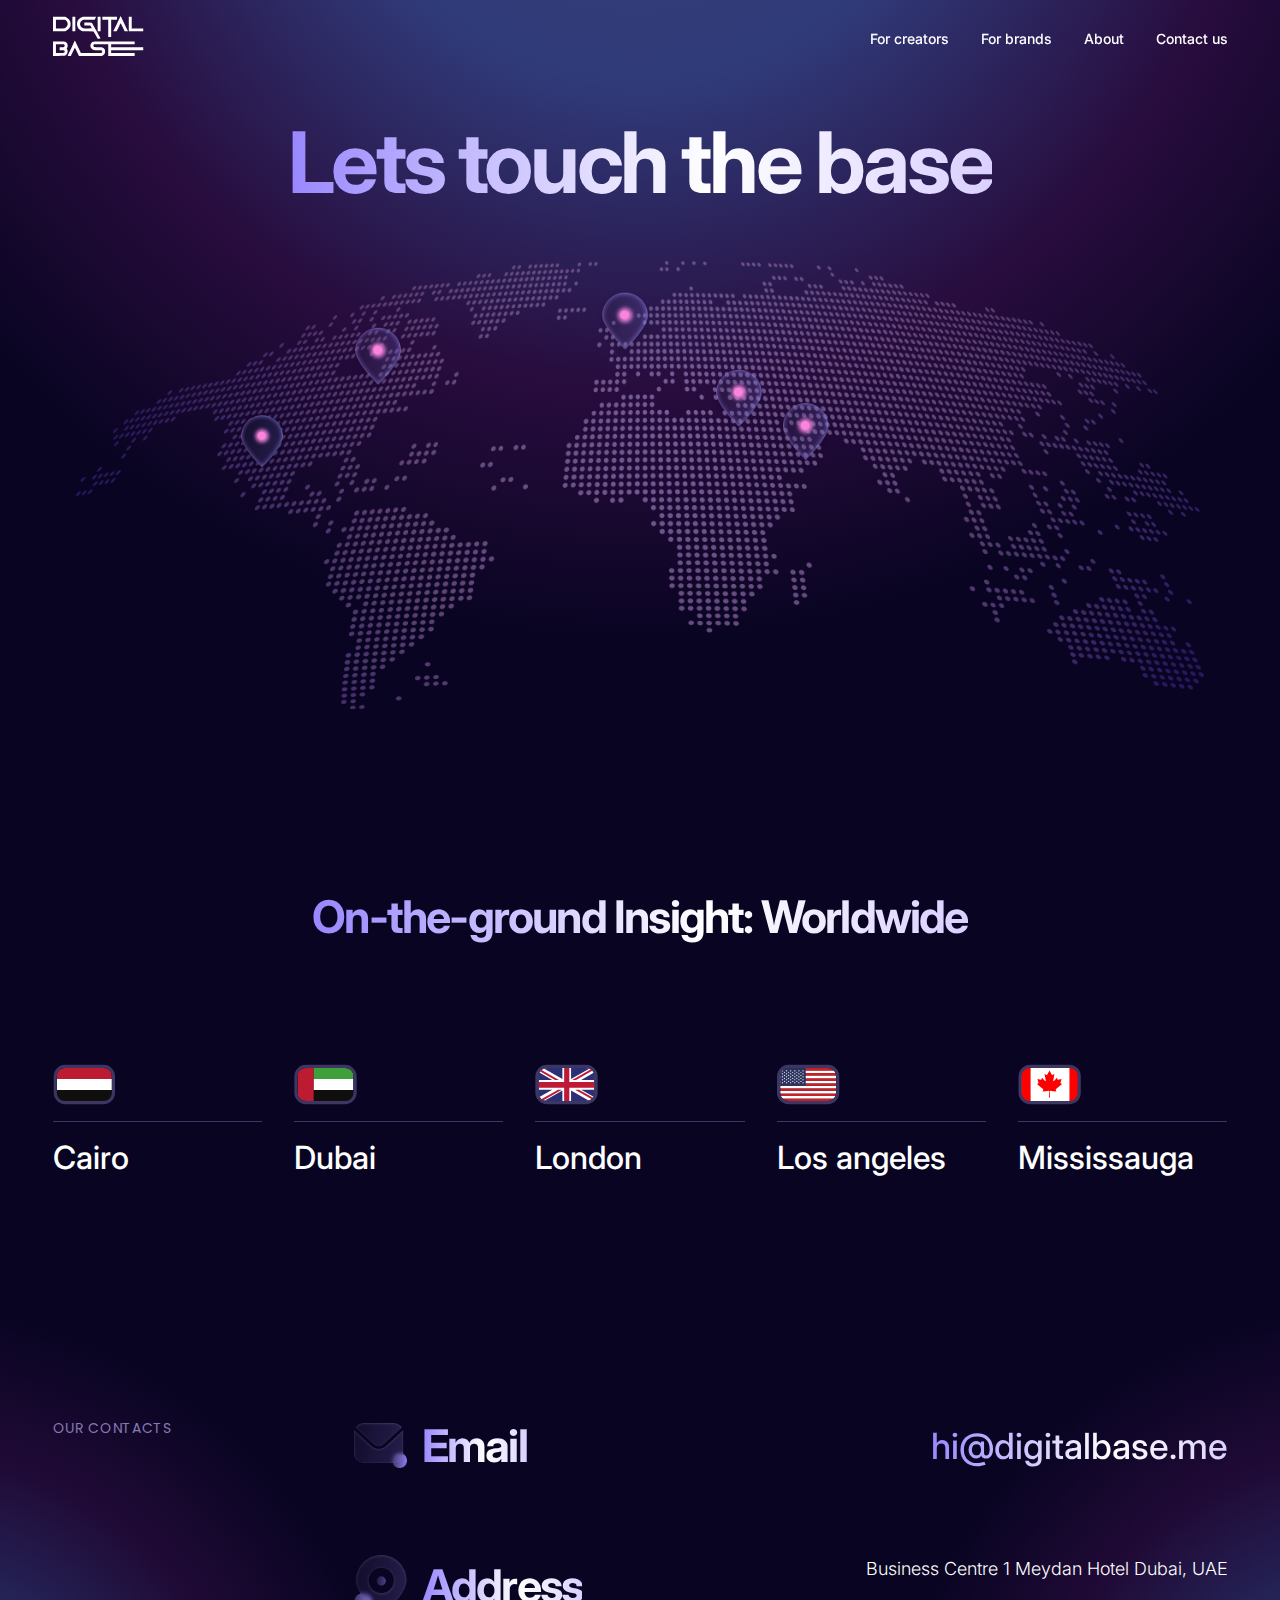
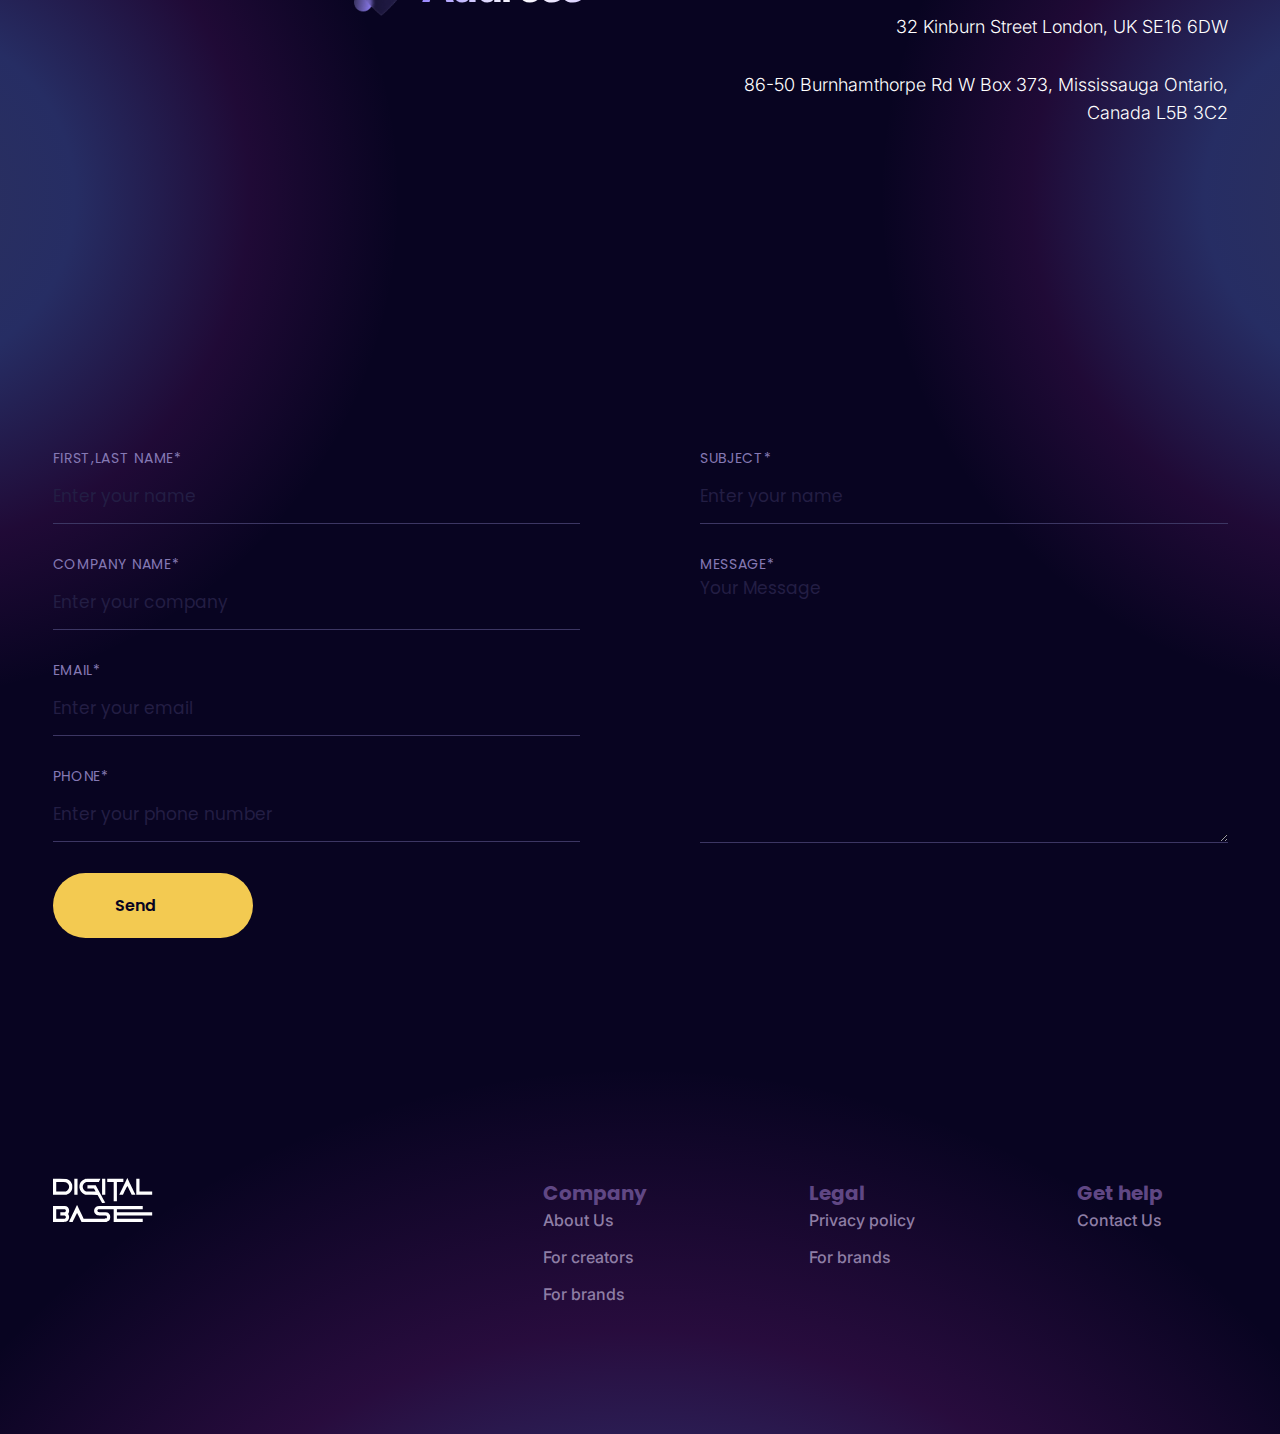
<file: contact.html>
<!DOCTYPE html>
<html lang="en">
  <head>
    <meta charset="UTF-8" />
    <meta http-equiv="X-UA-Compatible" content="IE=edge" />
    <meta name="viewport" content="width=device-width, initial-scale=1.0" />
    <link rel="preconnect" href="https://fonts.googleapis.com" />
    <link rel="preconnect" href="https://fonts.gstatic.com" crossorigin />
    <link rel="preconnect" href="https://fonts.googleapis.com" />
    <link rel="preconnect" href="https://fonts.gstatic.com" crossorigin />
    <link rel="preconnect" href="https://fonts.googleapis.com" />
    <link rel="preconnect" href="https://fonts.gstatic.com" crossorigin />
    <link rel="preconnect" href="https://fonts.googleapis.com" />
    <link rel="preconnect" href="https://fonts.gstatic.com" crossorigin />
    <link rel="preconnect" href="https://fonts.googleapis.com" />
    <link rel="preconnect" href="https://fonts.gstatic.com" crossorigin />
    <link
      href="https://fonts.googleapis.com/css2?family=Inter:wght@200;300;400;500;600;700;800;900&family=Poppins:ital,wght@0,100;0,200;0,300;0,400;0,500;0,600;0,700;0,800;0,900;1,100;1,200;1,300;1,400;1,500;1,600;1,700;1,800;1,900&display=swap"
      rel="stylesheet"
    />
    <link rel="stylesheet" href="style.css" />
    <title>Contact Us</title>
  </head>

  <body>
    <header class="navbar">
      <div class="navbar-wrapper container">
        <a href="./index.html">
          <div class="logo">
            <svg
              width="91"
              height="40"
              viewBox="0 0 91 40"
              fill="none"
              xmlns="http://www.w3.org/2000/svg"
            >
              <g clip-path="url(#clip0_555_40403)">
                <path
                  fill-rule="evenodd"
                  clip-rule="evenodd"
                  d="M65.7002 3.98089C64.6417 6.19798 62.9977 9.61781 62.0467 11.5803C61.0955 13.5429 60.3175 15.1813 60.3175 15.2211C60.3175 15.2609 61.0681 15.2935 61.9856 15.2935H63.6537L64.5099 13.4974C64.9809 12.5097 65.8631 10.6625 66.4702 9.39276C67.0775 8.12305 67.6364 7.14596 67.7126 7.2215C67.7888 7.29683 68.6977 9.12206 69.7325 11.2776L71.6139 15.1964L73.3094 15.2526C74.2422 15.2834 75.0051 15.276 75.0051 15.236C75.0051 15.1962 74.6863 14.5156 74.2966 13.7236C73.9069 12.9318 72.2685 9.5314 70.656 6.16732C69.0433 2.80322 67.7016 0.0280854 67.6742 0.000318515C67.647 -0.0274485 66.7587 1.76381 65.7002 3.98089ZM0 8.01198V15.3092L6.12457 15.2527L12.2493 15.1964L13.5415 14.5654C15.0735 13.8172 16.2771 12.598 17.0064 11.0556C17.4615 10.0927 17.5273 9.70887 17.5273 8.01198C17.5273 6.31507 17.4615 5.9312 17.0064 4.96829C16.2771 3.42596 15.0735 2.20674 13.5415 1.45857L12.2493 0.827505L6.12457 0.771198L0 0.714691V8.01198ZM19.3878 8.01198V15.2935H20.8565H22.3253V8.01198V0.730417H20.8565H19.3878V8.01198ZM28.7667 1.1875C27.4151 1.73896 26.7142 2.22458 25.7605 3.27138C24.398 4.76672 23.8246 6.84849 24.134 9.17703C24.4462 11.5261 26.0372 13.5996 28.3535 14.6761C29.4663 15.1931 29.5084 15.197 35.0217 15.2935L40.57 15.3906L42.6268 19.0314L44.6835 22.6722H46.1358C46.9346 22.6722 47.5881 22.6417 47.5881 22.6045C47.5881 22.5672 45.6237 18.9627 43.2225 14.5947L38.8572 6.65276L35.0954 6.59994L31.3337 6.5473V8.00771V9.46829L34.3202 9.47159L37.3067 9.47487L38.0411 10.8242C38.4451 11.5663 38.7755 12.2201 38.7755 12.2772C38.7755 12.4646 30.8575 12.3854 30.1744 12.1912C27.3935 11.4003 26.1735 8.14557 27.7253 5.65703C28.1434 4.98635 28.5956 4.57742 29.3519 4.18557L30.3992 3.64305H36.0538H41.7082L42.3959 2.28868C42.7743 1.54382 43.0839 0.88848 43.0839 0.832363C43.0839 0.776247 40.1097 0.732551 36.4744 0.735076C30.0254 0.739542 29.8383 0.750418 28.7667 1.1875ZM44.6506 8.01198V15.2935H46.1194H47.5881V8.01198V0.730417H46.1194H44.6506V8.01198ZM49.3506 2.18674V3.64305H52.2882H55.2257V12.3809V21.1188H56.6945H58.1633V12.3809V3.64305H61.1008H64.0383V2.18674V0.730417H56.6945H49.3506V2.18674ZM75.7885 8.01198V15.2935H83.1323H90.4762V13.8372V12.3809H84.6011H78.726V6.55567V0.730417H77.2573H75.7885V8.01198ZM11.6522 3.86012C13.2467 4.29798 14.6855 6.26713 14.6855 8.01198C14.6855 9.75683 13.2467 11.726 11.6522 12.1638C11.1991 12.2881 9.19743 12.3792 6.90322 12.3797L2.93754 12.3809V8.01198V3.64305L6.90322 3.64419C9.19743 3.64478 11.1991 3.73584 11.6522 3.86012ZM19.8818 28.7489C17.6879 33.3722 14.6971 39.5866 14.5594 39.8082C14.5095 39.8883 15.2597 39.9538 16.2266 39.9538C17.9023 39.9538 17.9918 39.9322 18.1475 39.4909C18.4417 38.6563 21.8048 31.7984 21.9195 31.7988C22.0233 31.7992 24.6992 37.2184 25.5325 39.1165L25.9003 39.9538H37.2966H48.6928L49.7549 39.4198C51.3206 38.6326 51.9674 37.6161 52.06 35.7977C52.1405 34.2155 51.8025 33.2971 50.7885 32.3427C49.7292 31.346 49.0902 31.2159 45.2536 31.2159C41.4992 31.2159 40.9242 31.1052 40.5596 30.3116C40.2539 29.6462 40.285 29.3986 40.7482 28.815L41.1539 28.3033H48.1899H55.2257V34.1285V39.9538H68.4446H81.6636V38.4975V37.0412H69.9134H58.1633V35.5849V34.1285H74.3197H90.4762V32.6722V31.2159H74.3197H58.1633V29.7596V28.3033H69.9134H81.6636V26.847V25.3907H61.1627C40.7683 25.3907 40.6573 25.3928 39.8164 25.7965C37.757 26.7849 36.815 29.4243 37.774 31.5181C38.2127 32.4755 39.5757 33.6726 40.5253 33.934C40.9093 34.0398 42.8164 34.1268 44.7634 34.1274C48.2097 34.1285 48.3145 34.1404 48.7291 34.5779C49.3315 35.2138 49.2915 36.1297 48.6388 36.6386C48.132 37.0342 47.9445 37.0412 37.9898 37.0412H27.8569L27.4548 36.1188C27.2337 35.6116 26.4196 33.8858 25.6457 32.2839C24.8717 30.6819 23.7249 28.3008 23.0971 26.9926C22.4694 25.6845 21.9287 24.6179 21.8958 24.6227C21.8627 24.6276 20.9564 26.4845 19.8818 28.7489ZM0 32.6829V39.9751L5.82612 39.9159C12.2382 39.8507 12.2094 39.8557 13.4723 38.575C14.3794 37.6551 14.7643 36.507 14.6358 35.1031C14.5747 34.4346 14.3593 33.6703 14.1266 33.2973L13.7234 32.6503L14.2055 31.706C15.3322 29.4996 14.4225 26.7351 12.2478 25.7557C11.5385 25.4361 10.8618 25.3988 5.7282 25.395L0 25.3907V32.6829ZM11.3442 28.815C12.0043 29.647 11.8522 30.4707 10.9527 30.9318C10.58 31.1229 9.7869 31.2159 8.52865 31.2159H6.65842V32.6722V34.1285H8.72351C10.6552 34.1285 10.8199 34.1594 11.2694 34.6052C11.5338 34.8674 11.7502 35.3082 11.7502 35.5849C11.7502 35.8615 11.5338 36.3023 11.2694 36.5645C10.7911 37.0388 10.77 37.0412 6.86307 37.0412H2.93754V32.6722V28.3033H6.93788H10.9384L11.3442 28.815Z"
                  fill="white"
                />
              </g>
              <defs>
                <clipPath id="clip0_555_40403">
                  <rect width="90.4762" height="40" fill="white" />
                </clipPath>
              </defs>
            </svg>
          </div>
        </a>
        <nav class="navbar-container">
          <ul class="nav-list flex-center">
            <li class="navbar-item">
              <a class="nav-link" href="for-creators.html"> For creators </a>
            </li>
            <li class="navbar-item">
              <a class="nav-link" href="for-brands.html"> For brands </a>
            </li>
            <li class="navbar-item">
              <a class="nav-link" href="about-us.html"> About </a>
            </li>
            <li class="navbar-item">
              <a class="nav-link" href="contact.html"> Contact us </a>
            </li>
          </ul>
        </nav>
        <div class="hamburger">
          <a class="hamburger-icon" href="javascript:void(0);">
            <div class="hamburger-line"></div>
            <div class="hamburger-line"></div>
            <div class="hamburger-line"></div>
          </a>
        </div>
      </div>
    </header>

    <!-- Home -->
    <main class="page-wrapper">
      <div class="flex-center direction-column">
        <div
          class="section phone-section relative direction-column flex-center gap-56"
        >
          <div class="contact-heading">
            <h1 class="h1 inline-text text-linear-gradient">
              Lets touch the base
            </h1>
          </div>
          <div class="home-hero-deco"></div>
          <div class="map-div">
            <img src="images/map-image.png" alt="" class="map" />
            <img src="images/pin-1.png" alt="" class="pins pin-1" />
            <img src="images/pin-2.png" alt="" class="pins pin-2" />
            <img src="images/pin-3.png" alt="" class="pins pin-3" />
            <img src="images/pin-4.png" alt="" class="pins pin-4" />
            <img src="images/pin-5.png" alt="" class="pins pin-5" />
            <img src="images/pin-6.png" alt="" class="pins pin-6" />
          </div>
        </div>
        <div class="country-heading flex-center">
          <h2 class="h2 text-linear-gradient text-center inline-text">
            On-the-ground Insight: Worldwide
          </h2>
        </div>

        <div class="section cities container">
          <div class="city flex direction-column">
            <img class="city-image" src="cities/egypt-flag.svg" alt="" />
            <div class="line-divider"></div>
            <h3 class="h3 font-32">Cairo</h3>
          </div>
          <div class="city flex direction-column">
            <img class="city-image" src="cities/dubai.svg" alt="" />
            <div class="line-divider"></div>
            <h3 class="h3 font-32">Dubai</h3>
          </div>
          <div class="city flex direction-column">
            <img class="city-image" src="cities/london.svg" alt="" />
            <div class="line-divider"></div>
            <h3 class="h3 font-32">London</h3>
          </div>
          <div class="city flex direction-column">
            <img class="city-image" src="cities/los-angles.svg" alt="" />
            <div class="line-divider"></div>
            <h3 class="h3 font-32">Los angeles</h3>
          </div>
          <div class="city flex direction-column">
            <img class="city-image" src="cities/mississauga.svg" alt="" />
            <div class="line-divider"></div>
            <h3 class="h3 font-32">Mississauga</h3>
          </div>
        </div>
      </div>
      <section class="section flex-center direction-column">
        <div class="network container gap-20 margin-b-80">
          <div>
            <div class="key">
              <p class="key-heading">OUR CONTACTS</p>
            </div>
          </div>

          <div class="for-brands-strength-column-2">
            <div class="for-brands-icon-div gap-15">
              <div class="flex-center gap-15 info-icon-container">
                <div class="contact-icon">
                  <img class="" src="./images/icons/email-icon.png" alt="" />
                </div>
                <h2 class="h2 text-linear-gradient">Email</h2>
              </div>
            </div>
            <h3
              class="right-align h3 text-linear-gradient line-height-lg font-white"
            >
              hi@digitalbase.me
            </h3>
          </div>
        </div>

        <div class="network container gap-20 margin-b-80">
          <div class="for-brands-strength-column-2">
            <div class="for-brands-icon-div gap-15">
              <div class="flex-center gap-15 info-icon-container">
                <div class="contact-icon">
                  <img class="" src="./images/icons/address-icon.png" alt="" />
                </div>
                <h2 class="h2 text-linear-gradient">Address</h2>
              </div>
            </div>
            <p
              class="right-align card-paragraph-large-width font-weight-300 line-height-lg font-white"
            >
              Business Centre 1 Meydan Hotel Dubai, UAE
              <br /><br />
              32 Kinburn Street London, UK SE16 6DW
              <br /><br />
              86-50 Burnhamthorpe Rd W Box 373, Mississauga Ontario, Canada L5B
              3C2
            </p>
          </div>
        </div>
        <div class="creator-experience-bg-deco-2"></div>
        <div class="creator-experience-bg-deco-1"></div>
      </section>

      <section class="section flex-center direction-column">
        <form action="#" class="form-block container form-grid">
          <div class="form-column-1 flex direction-column">
            <label for="name" class="key-heading">First,Last name*</label>
            <input
              type="text"
              name="name"
              class="contact-input"
              placeholder="Enter your name"
            />
            <label for="company" class="key-heading">COMPANY NAME*</label>
            <input
              type="text"
              name="company"
              class="contact-input"
              placeholder="Enter your company"
            />
            <label for="emain" class="key-heading">EMAIL*</label>
            <input
              type="text"
              name="company"
              class="contact-input"
              placeholder="Enter your email"
            />
            <label for="phone" class="key-heading">PHONE*</label>
            <input
              type="text"
              name="phone"
              class="contact-input"
              placeholder="Enter your phone number"
            />
          </div>
          <div class="form-column-2 flex direction-column">
            <label for="subject" class="key-heading">SUBJECT*</label>
            <input
              type="text"
              name="subject"
              class="contact-input"
              placeholder="Enter your name"
            />
            <label for="message" class="key-heading">MESSAGE*</label>
            <textarea
              name="message"
              id=""
              class="contact-input text-field-area"
              maxlength="5000"
              placeholder="Your Message"
            ></textarea>
          </div>
          <div class="form-submit-div">
            <input type="submit" value="Send" class="submit-button" />
          </div>
        </form>
      </section>
      <footer class="section flex-center">
        <div class="footer-deco"></div>
        <div class="grid container center-contents">
          <div class="footer-logo">
            <div class="footer-logo-container">
              <img src="logo.svg" alt="" />
            </div>
          </div>
          <div class="footer-column-wrapper justify-between">
            <div class="footer-column gap-20 flex direction-column">
              <div class="footer-column-heading">Company</div>
              <div class="footer-links-div gap flex direction-column">
                <a href="/about-us" class="footer-link">About Us</a
                ><a href="/creators" class="footer-link">For creators</a
                ><a href="/brands" class="footer-link">For brands</a>
              </div>
            </div>
            <div class="footer-column gap-20 flex direction-column">
              <div class="footer-column-heading">Legal</div>
              <div class="footer-links-div gap flex direction-column">
                <a href="/privacy-policy.html" class="footer-link"
                  >Privacy policy</a
                >

                <a href="/terms.html" class="footer-link">For brands</a>
              </div>
            </div>
            <div class="footer-column gap-20 flex direction-column">
              <div class="footer-column-heading">Get help</div>
              <div class="footer-links-div gap flex direction-column">
                <a href="/contact-us.html" class="footer-link">Contact Us</a>
              </div>
            </div>
          </div>
        </div>
      </footer>
    </main>
    <script src="app.js"></script>
  </body>
</html>
</file>
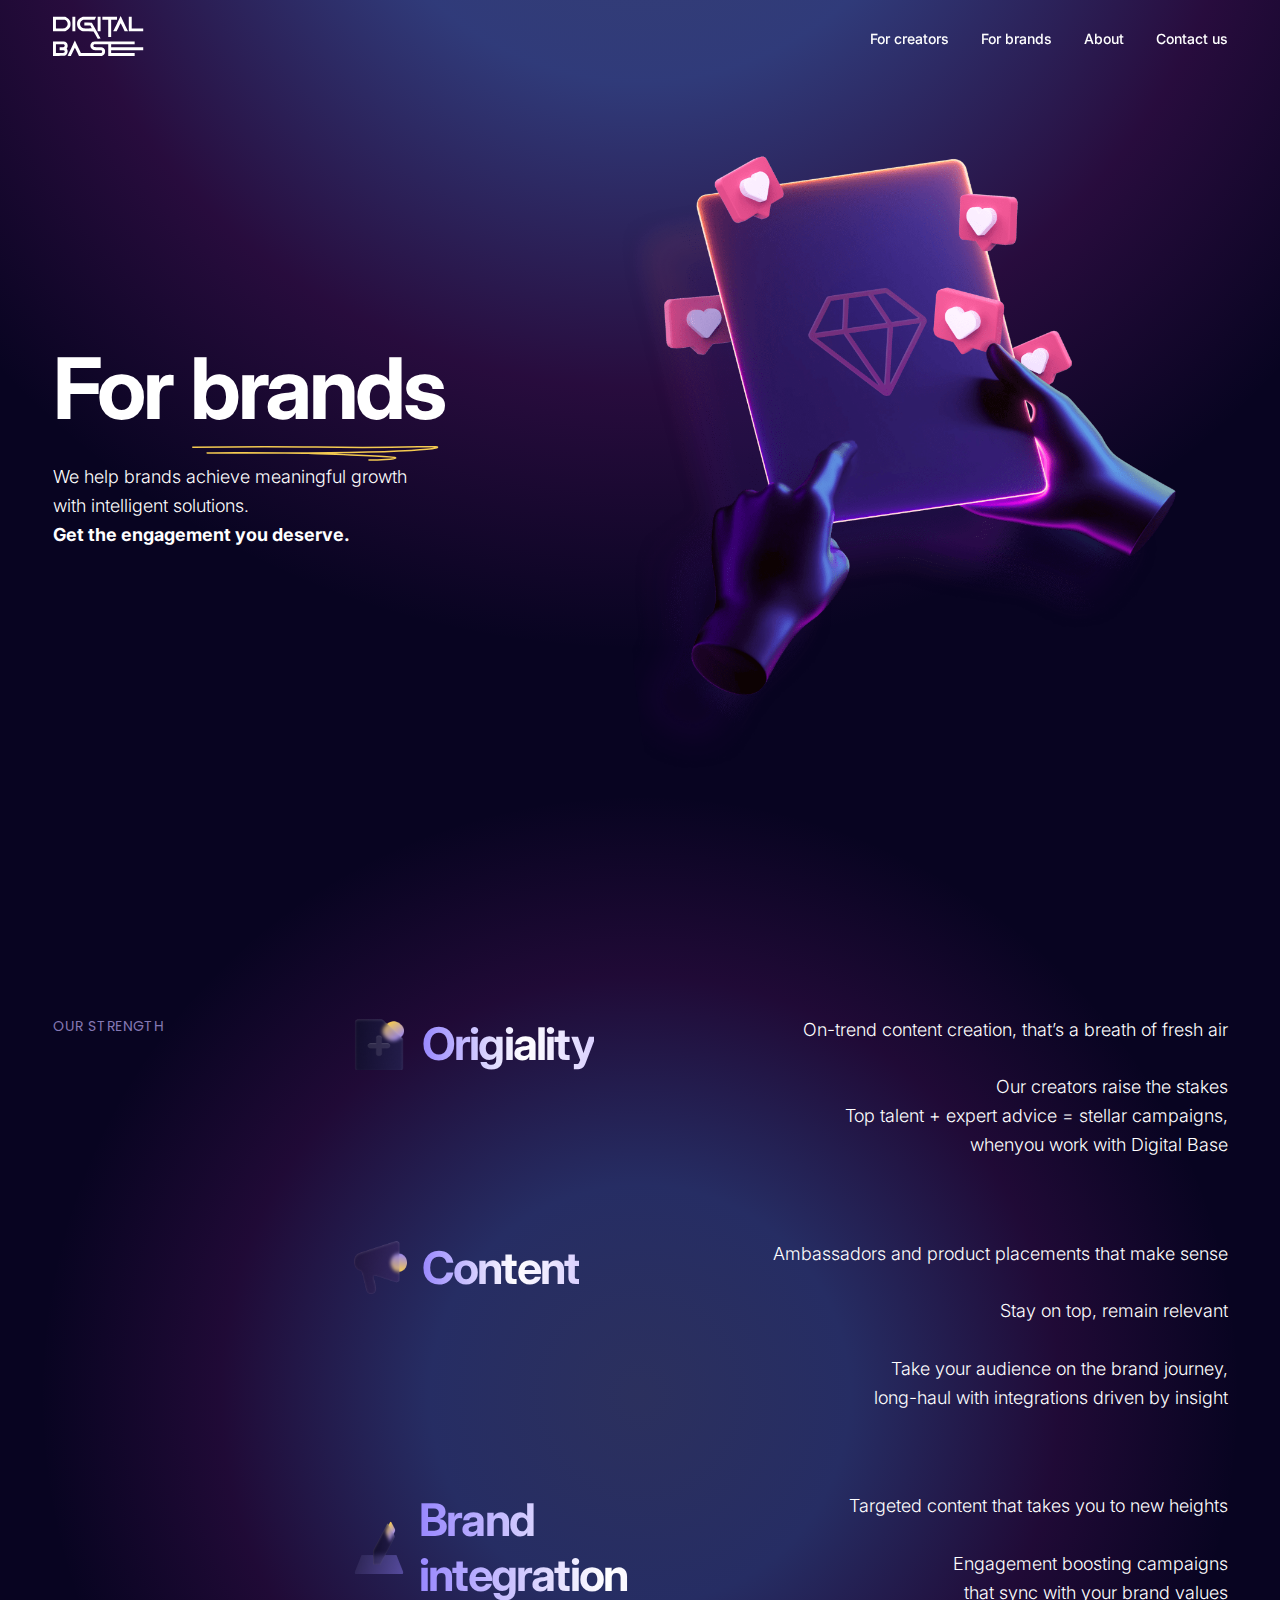
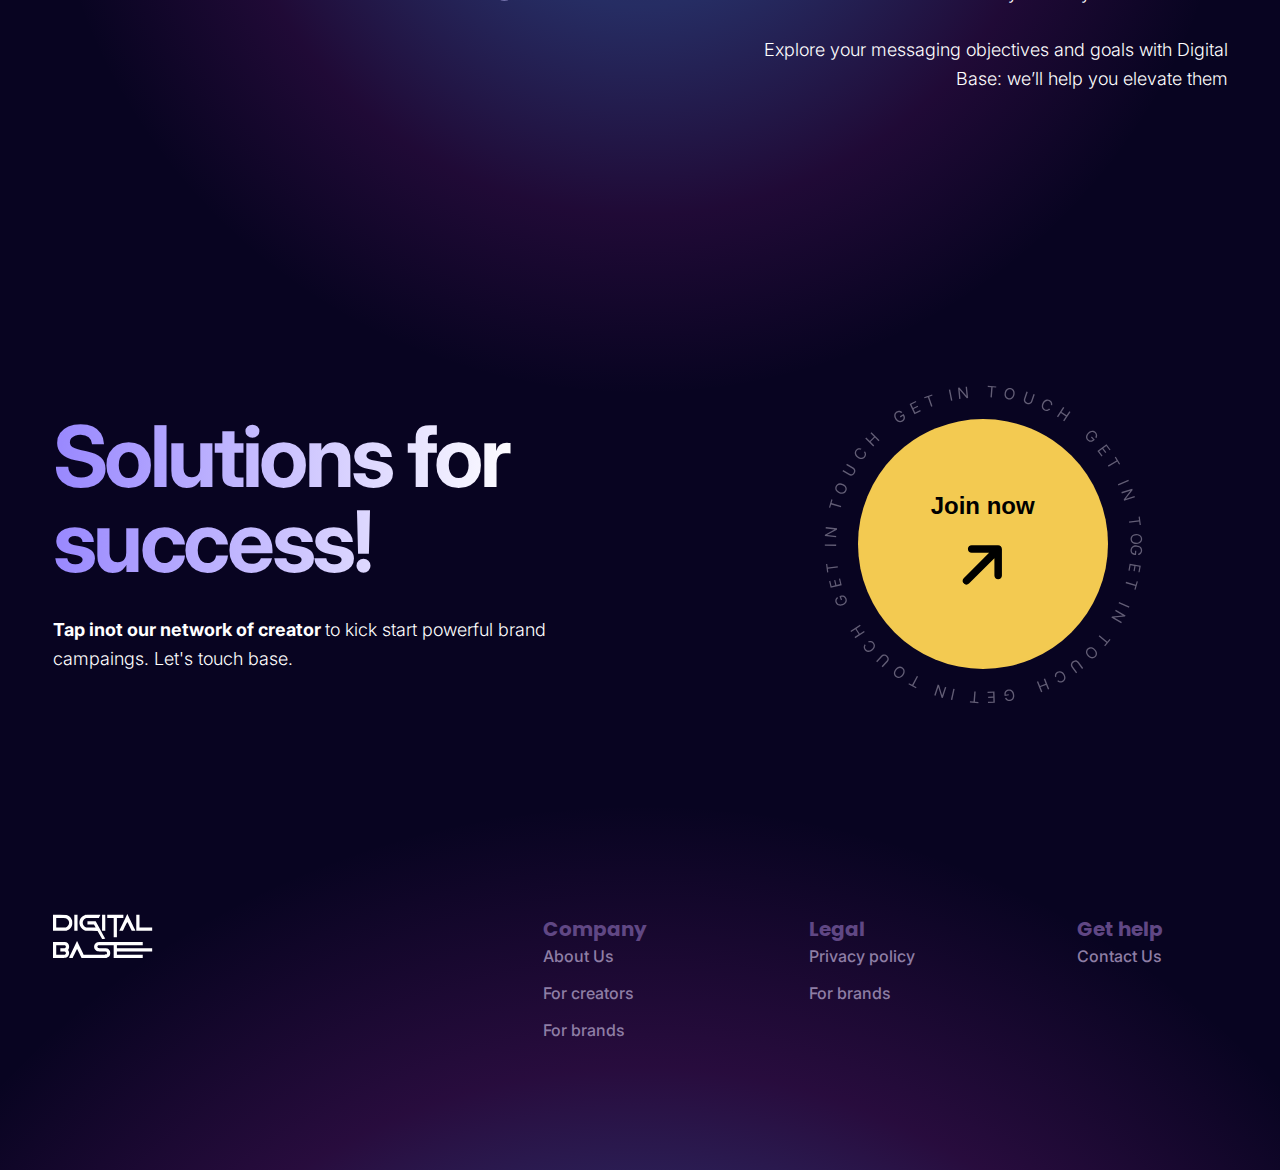
<file: for-brands.html>
<!DOCTYPE html>
<html lang="en">
  <head>
    <meta charset="UTF-8" />
    <meta http-equiv="X-UA-Compatible" content="IE=edge" />
    <meta name="viewport" content="width=device-width, initial-scale=1.0" />
    <link rel="preconnect" href="https://fonts.googleapis.com" />
    <link rel="preconnect" href="https://fonts.gstatic.com" crossorigin />
    <link rel="preconnect" href="https://fonts.googleapis.com" />
    <link rel="preconnect" href="https://fonts.gstatic.com" crossorigin />
    <link rel="preconnect" href="https://fonts.googleapis.com" />
    <link rel="preconnect" href="https://fonts.gstatic.com" crossorigin />
    <link rel="preconnect" href="https://fonts.googleapis.com" />
    <link rel="preconnect" href="https://fonts.gstatic.com" crossorigin />
    <link rel="preconnect" href="https://fonts.googleapis.com" />
    <link rel="preconnect" href="https://fonts.gstatic.com" crossorigin />
    <link
      href="https://fonts.googleapis.com/css2?family=Inter:wght@200;300;400;500;600;700;800;900&family=Poppins:ital,wght@0,100;0,200;0,300;0,400;0,500;0,600;0,700;0,800;0,900;1,100;1,200;1,300;1,400;1,500;1,600;1,700;1,800;1,900&display=swap"
      rel="stylesheet"
    />
    <link rel="stylesheet" href="style.css" />
    <title>For Brands</title>
  </head>

  <body>
    <header class="navbar">
      <div class="navbar-wrapper container">
        <a href="./index.html">
          <div class="logo">
            <svg
              width="91"
              height="40"
              viewBox="0 0 91 40"
              fill="none"
              xmlns="http://www.w3.org/2000/svg"
            >
              <g clip-path="url(#clip0_555_40403)">
                <path
                  fill-rule="evenodd"
                  clip-rule="evenodd"
                  d="M65.7002 3.98089C64.6417 6.19798 62.9977 9.61781 62.0467 11.5803C61.0955 13.5429 60.3175 15.1813 60.3175 15.2211C60.3175 15.2609 61.0681 15.2935 61.9856 15.2935H63.6537L64.5099 13.4974C64.9809 12.5097 65.8631 10.6625 66.4702 9.39276C67.0775 8.12305 67.6364 7.14596 67.7126 7.2215C67.7888 7.29683 68.6977 9.12206 69.7325 11.2776L71.6139 15.1964L73.3094 15.2526C74.2422 15.2834 75.0051 15.276 75.0051 15.236C75.0051 15.1962 74.6863 14.5156 74.2966 13.7236C73.9069 12.9318 72.2685 9.5314 70.656 6.16732C69.0433 2.80322 67.7016 0.0280854 67.6742 0.000318515C67.647 -0.0274485 66.7587 1.76381 65.7002 3.98089ZM0 8.01198V15.3092L6.12457 15.2527L12.2493 15.1964L13.5415 14.5654C15.0735 13.8172 16.2771 12.598 17.0064 11.0556C17.4615 10.0927 17.5273 9.70887 17.5273 8.01198C17.5273 6.31507 17.4615 5.9312 17.0064 4.96829C16.2771 3.42596 15.0735 2.20674 13.5415 1.45857L12.2493 0.827505L6.12457 0.771198L0 0.714691V8.01198ZM19.3878 8.01198V15.2935H20.8565H22.3253V8.01198V0.730417H20.8565H19.3878V8.01198ZM28.7667 1.1875C27.4151 1.73896 26.7142 2.22458 25.7605 3.27138C24.398 4.76672 23.8246 6.84849 24.134 9.17703C24.4462 11.5261 26.0372 13.5996 28.3535 14.6761C29.4663 15.1931 29.5084 15.197 35.0217 15.2935L40.57 15.3906L42.6268 19.0314L44.6835 22.6722H46.1358C46.9346 22.6722 47.5881 22.6417 47.5881 22.6045C47.5881 22.5672 45.6237 18.9627 43.2225 14.5947L38.8572 6.65276L35.0954 6.59994L31.3337 6.5473V8.00771V9.46829L34.3202 9.47159L37.3067 9.47487L38.0411 10.8242C38.4451 11.5663 38.7755 12.2201 38.7755 12.2772C38.7755 12.4646 30.8575 12.3854 30.1744 12.1912C27.3935 11.4003 26.1735 8.14557 27.7253 5.65703C28.1434 4.98635 28.5956 4.57742 29.3519 4.18557L30.3992 3.64305H36.0538H41.7082L42.3959 2.28868C42.7743 1.54382 43.0839 0.88848 43.0839 0.832363C43.0839 0.776247 40.1097 0.732551 36.4744 0.735076C30.0254 0.739542 29.8383 0.750418 28.7667 1.1875ZM44.6506 8.01198V15.2935H46.1194H47.5881V8.01198V0.730417H46.1194H44.6506V8.01198ZM49.3506 2.18674V3.64305H52.2882H55.2257V12.3809V21.1188H56.6945H58.1633V12.3809V3.64305H61.1008H64.0383V2.18674V0.730417H56.6945H49.3506V2.18674ZM75.7885 8.01198V15.2935H83.1323H90.4762V13.8372V12.3809H84.6011H78.726V6.55567V0.730417H77.2573H75.7885V8.01198ZM11.6522 3.86012C13.2467 4.29798 14.6855 6.26713 14.6855 8.01198C14.6855 9.75683 13.2467 11.726 11.6522 12.1638C11.1991 12.2881 9.19743 12.3792 6.90322 12.3797L2.93754 12.3809V8.01198V3.64305L6.90322 3.64419C9.19743 3.64478 11.1991 3.73584 11.6522 3.86012ZM19.8818 28.7489C17.6879 33.3722 14.6971 39.5866 14.5594 39.8082C14.5095 39.8883 15.2597 39.9538 16.2266 39.9538C17.9023 39.9538 17.9918 39.9322 18.1475 39.4909C18.4417 38.6563 21.8048 31.7984 21.9195 31.7988C22.0233 31.7992 24.6992 37.2184 25.5325 39.1165L25.9003 39.9538H37.2966H48.6928L49.7549 39.4198C51.3206 38.6326 51.9674 37.6161 52.06 35.7977C52.1405 34.2155 51.8025 33.2971 50.7885 32.3427C49.7292 31.346 49.0902 31.2159 45.2536 31.2159C41.4992 31.2159 40.9242 31.1052 40.5596 30.3116C40.2539 29.6462 40.285 29.3986 40.7482 28.815L41.1539 28.3033H48.1899H55.2257V34.1285V39.9538H68.4446H81.6636V38.4975V37.0412H69.9134H58.1633V35.5849V34.1285H74.3197H90.4762V32.6722V31.2159H74.3197H58.1633V29.7596V28.3033H69.9134H81.6636V26.847V25.3907H61.1627C40.7683 25.3907 40.6573 25.3928 39.8164 25.7965C37.757 26.7849 36.815 29.4243 37.774 31.5181C38.2127 32.4755 39.5757 33.6726 40.5253 33.934C40.9093 34.0398 42.8164 34.1268 44.7634 34.1274C48.2097 34.1285 48.3145 34.1404 48.7291 34.5779C49.3315 35.2138 49.2915 36.1297 48.6388 36.6386C48.132 37.0342 47.9445 37.0412 37.9898 37.0412H27.8569L27.4548 36.1188C27.2337 35.6116 26.4196 33.8858 25.6457 32.2839C24.8717 30.6819 23.7249 28.3008 23.0971 26.9926C22.4694 25.6845 21.9287 24.6179 21.8958 24.6227C21.8627 24.6276 20.9564 26.4845 19.8818 28.7489ZM0 32.6829V39.9751L5.82612 39.9159C12.2382 39.8507 12.2094 39.8557 13.4723 38.575C14.3794 37.6551 14.7643 36.507 14.6358 35.1031C14.5747 34.4346 14.3593 33.6703 14.1266 33.2973L13.7234 32.6503L14.2055 31.706C15.3322 29.4996 14.4225 26.7351 12.2478 25.7557C11.5385 25.4361 10.8618 25.3988 5.7282 25.395L0 25.3907V32.6829ZM11.3442 28.815C12.0043 29.647 11.8522 30.4707 10.9527 30.9318C10.58 31.1229 9.7869 31.2159 8.52865 31.2159H6.65842V32.6722V34.1285H8.72351C10.6552 34.1285 10.8199 34.1594 11.2694 34.6052C11.5338 34.8674 11.7502 35.3082 11.7502 35.5849C11.7502 35.8615 11.5338 36.3023 11.2694 36.5645C10.7911 37.0388 10.77 37.0412 6.86307 37.0412H2.93754V32.6722V28.3033H6.93788H10.9384L11.3442 28.815Z"
                  fill="white"
                />
              </g>
              <defs>
                <clipPath id="clip0_555_40403">
                  <rect width="90.4762" height="40" fill="white" />
                </clipPath>
              </defs>
            </svg>
          </div>
        </a>
        <nav class="navbar-container">
          <ul class="nav-list flex-center">
            <li class="navbar-item">
              <a class="nav-link" href="for-creators.html"> For creators </a>
            </li>
            <li class="navbar-item">
              <a class="nav-link" href="for-brands.html"> For brands </a>
            </li>
            <li class="navbar-item">
              <a class="nav-link" href="about-us.html"> About </a>
            </li>
            <li class="navbar-item">
              <a class="nav-link" href="contact.html"> Contact us </a>
            </li>
          </ul>
        </nav>
        <div class="hamburger">
          <div class="hamburger-icon">
            <div class="hamburger-line"></div>
            <div class="hamburger-line"></div>
            <div class="hamburger-line"></div>
          </div>
        </div>
      </div>
    </header>

    <!-- Home -->
    <main class="page-wrapper">
      <section class="section flex-center">
        <div class="home-hero-deco"></div>
        <div class="for-creators-wrapper container grid">
          <div class="for-creators-heading text-center-mobile">
            <h1 class="h1 inline-text">For&nbsp;</h1>
            <div class="margin-b-32 inline-block relative">
              <h1 class="h1">brands</h1>
              <div class="for-creators-heading-deco">
                <svg
                  xmlns="http://www.w3.org/2000/svg"
                  viewBox="0 0 337 50"
                  width="337"
                  height="50"
                  preserveAspectRatio="xMidYMid meet"
                  style="
                    width: 100%;
                    height: 100%;
                    transform: translate3d(0px, 0px, 0px);
                  "
                >
                  <defs>
                    <clipPath id="__lottie_element_3">
                      <rect width="337" height="50" x="0" y="0"></rect>
                    </clipPath>
                    <clipPath id="__lottie_element_5">
                      <path d="M0,0 L500,0 L500,500 L0,500z"></path>
                    </clipPath>
                  </defs>
                  <g clip-path="url(#__lottie_element_3)">
                    <g
                      clip-path="url(#__lottie_element_5)"
                      transform="matrix(1,0,0,1,-78.5,-57)"
                      opacity="1"
                      style="display: block"
                    >
                      <g
                        transform="matrix(1,0,0,1,70.86799621582031,76.3489990234375)"
                        opacity="1"
                        style="display: block"
                      >
                        <g
                          opacity="1"
                          transform="matrix(1,0,0,1,173.0070037841797,11.359000205993652)"
                        >
                          <path
                            stroke-linecap="butt"
                            stroke-linejoin="miter"
                            fill-opacity="0"
                            stroke-miterlimit="4"
                            stroke="rgb(244,202,81)"
                            stroke-opacity="1"
                            stroke-width="2"
                            d=" M-162.41799926757812,-7.776000022888184 C-162.41799926757812,-7.776000022888184 -66.06300354003906,-9.20300006866455 1.6710000038146973,-8.012999534606934 C108.99299621582031,-6.127999782562256 149.3260040283203,-9.359000205993652 161.22799682617188,-8.489999771118164 C171.0070037841797,-7.776000022888184 163.8520050048828,1.2680000066757202 -137.13699340820312,-0.1599999964237213 C-171.0070037841797,-0.32100000977516174 -36.01300048828125,-0.6370000243186951 -8.345999717712402,0.3149999976158142 C19.31999969482422,1.2669999599456787 102.7959976196289,3.6470000743865967 107.56600189208984,6.0269999504089355 C111.73500061035156,8.105999946594238 79.83200073242188,9.095000267028809 71.7249984741211,9.312000274658203"
                          ></path>
                        </g>
                      </g>
                    </g>
                  </g>
                </svg>
              </div>
            </div>

            <p class="card-paragraph font-weight-300 line-height-lg font-white">
              We help brands achieve meaningful growth with intelligent
              solutions.
              <br />
              <span class="text-bold"> Get the engagement you deserve. </span>
            </p>
          </div>
          <div class="flex justify-end for-brands-image-div">
            <img src="./images/second-card-image.png" alt="" />
          </div>
        </div>
      </section>
      <section class="section flex-center direction-column">
        <div class="for-creators-benefit-section-deco"></div>
        <div class="network container gap-20 margin-b-80">
          <div>
            <div class="key">
              <p class="key-heading">OUR STRENGTH</p>
            </div>
          </div>

          <div class="for-brands-strength-column-2">
            <div class="for-brands-icon-div gap-15">
              <div class="flex-center gap-15 info-icon-container">
                <div class="icon-medium">
                  <img
                    class=""
                    src="./images/icons/originality-icon.png"
                    alt=""
                  />
                </div>
                <h2 class="h2 text-linear-gradient">Origiality</h2>
              </div>
            </div>
            <p
              class="right-align card-paragraph-large-width font-weight-300 line-height-lg font-white"
            >
              On-trend content creation, that’s a breath of fresh air<br /><br />Our
              creators raise the stakes<br />Top talent + expert advice =
              stellar campaigns,<br />
              whenyou work with Digital Base
            </p>
          </div>
        </div>
        <div class="network container gap-20 margin-b-80">
          <div class="for-brands-strength-column-2">
            <div class="for-brands-icon-div gap-15">
              <div class="flex-center gap-15 info-icon-container">
                <div class="icon-medium">
                  <img class="" src="./images/icons/content-icon.png" alt="" />
                </div>
                <h2 class="h2 text-linear-gradient">Content</h2>
              </div>
            </div>
            <p
              class="right-align card-paragraph-large-width font-weight-300 line-height-lg font-white"
            >
              Ambassadors and product placements that make sense<br /><br />Stay
              on top, remain relevant<br /><br />Take your audience on the brand
              journey, <br />long-haul with integrations driven by insight
            </p>
          </div>
        </div>
        <div class="network container gap-20 margin-b-80">
          <div class="for-brands-strength-column-2">
            <div class="for-brands-icon-div gap-15">
              <div class="flex-center gap-15 info-icon-container">
                <div class="icon-medium">
                  <img
                    class=""
                    src="./images/icons/brand-integration-icon.png"
                    alt=""
                  />
                </div>
                <h2 class="h2 text-linear-gradient">Brand integration</h2>
              </div>
            </div>
            <p
              class="right-align card-paragraph-large-width font-weight-300 line-height-lg font-white"
            >
              Targeted content that takes you to new heights<br /><br />Engagement
              boosting campaigns <br />that sync with your brand values<br /><br />Explore
              your messaging objectives and goals with Digital Base: we’ll help
              you elevate them
            </p>
          </div>
        </div>
      </section>
      <section class="section flex-center">
        <div class="container joining-offer-div">
          <div class="joining-offer">
            <h1 class="h1 joining-offer-heading text-linear-gradient">
              Solutions for <br />
              success!
            </h1>
            <p
              class="card-paragraph-large-width hide-on-mobile font-weight-300 line-height-lg font-white"
            >
              <span class="text-bold">Tap inot our network of creator </span>
              to kick start powerful brand campaings. Let's touch base.
            </p>
          </div>

          <div class="joining-offer-button animate-arrow flex-center">
            <a
              href="#"
              class="font-size-24 animation-button animation-button-golden icon-extra-large flex-center direction-column gap-15"
              >Join now
              <svg
                class="arrow-bottom-right arrow-svg arrow-large"
                xmlns="http://www.w3.org/2000/svg"
                viewBox="0 0 448 512"
              >
                <path
                  d="M438.6 278.6c12.5-12.5 12.5-32.8 0-45.3l-160-160c-12.5-12.5-32.8-12.5-45.3 0s-12.5 32.8 0 45.3L338.8 224 32 224c-17.7 0-32 14.3-32 32s14.3 32 32 32l306.7 0L233.4 393.4c-12.5 12.5-12.5 32.8 0 45.3s32.8 12.5 45.3 0l160-160z"
                />
              </svg>
            </a>
            <img
              class="rotating-text for-creators-page-button-width"
              src="images/rotate-image.svg"
              alt=""
            />
          </div>
          <div class="mobile-div show-on-mobile">
            <p
              class="card-paragraph-large-width font-weight-300 line-height-lg font-white"
            >
              <span class="text-bold">Tap inot our network of creator </span>
              to kick start powerful brand campaings. Let's touch base.
            </p>
          </div>
        </div>
      </section>
      <footer class="section flex-center">
        <div class="footer-deco"></div>
        <div class="grid container center-contents">
          <div class="footer-logo">
            <div class="footer-logo-container">
              <img src="logo.svg" alt="" />
            </div>
          </div>
          <div class="footer-column-wrapper justify-between">
            <div class="footer-column gap-20 flex direction-column">
              <div class="footer-column-heading">Company</div>
              <div class="footer-links-div gap flex direction-column">
                <a href="/about-us" class="footer-link">About Us</a
                ><a href="/creators" class="footer-link">For creators</a
                ><a href="/brands" class="footer-link">For brands</a>
              </div>
            </div>
            <div class="footer-column gap-20 flex direction-column">
              <div class="footer-column-heading">Legal</div>
              <div class="footer-links-div gap flex direction-column">
                <a href="/privacy-policy.html" class="footer-link"
                  >Privacy policy</a
                >

                <a href="/terms.html" class="footer-link">For brands</a>
              </div>
            </div>
            <div class="footer-column gap-20 flex direction-column">
              <div class="footer-column-heading">Get help</div>
              <div class="footer-links-div gap flex direction-column">
                <a href="/contact-us.html" class="footer-link">Contact Us</a>
              </div>
            </div>
          </div>
        </div>
      </footer>
    </main>
    <script src="app.js"></script>
  </body>
</html>
</file>
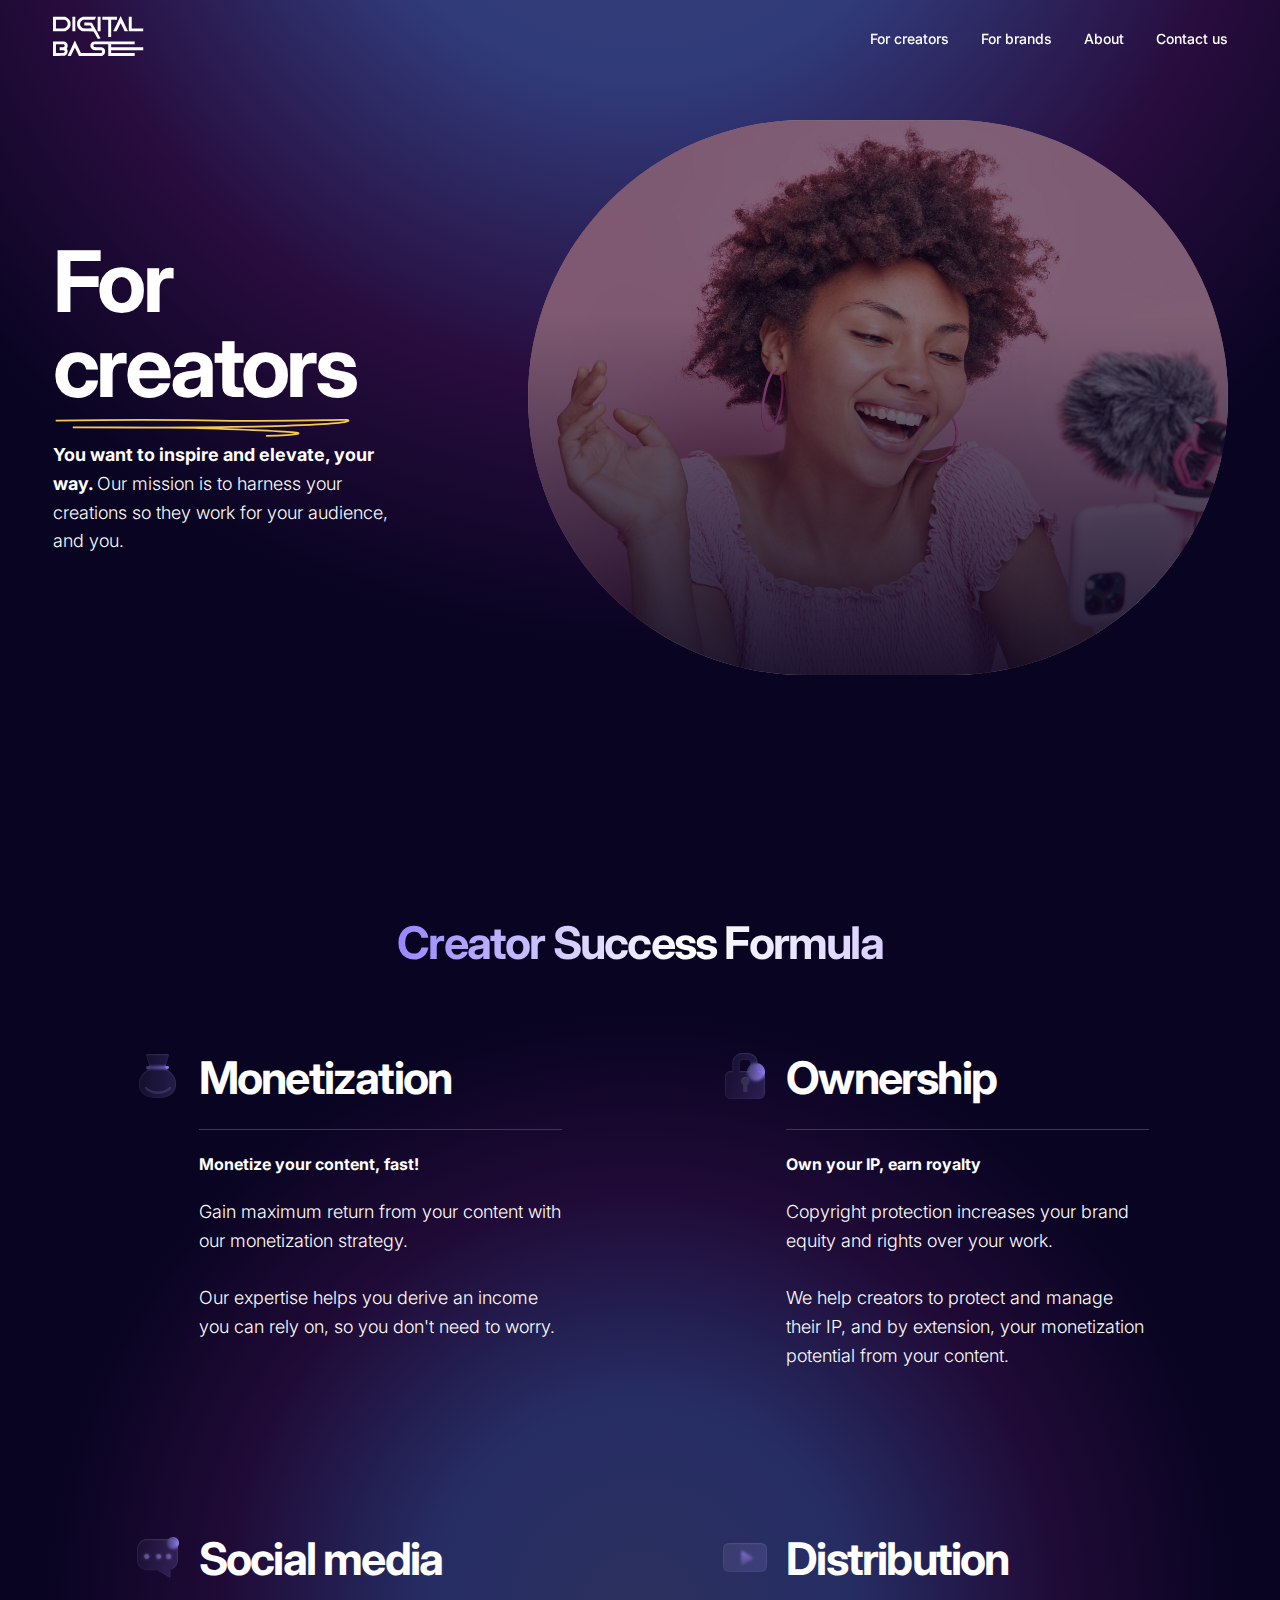
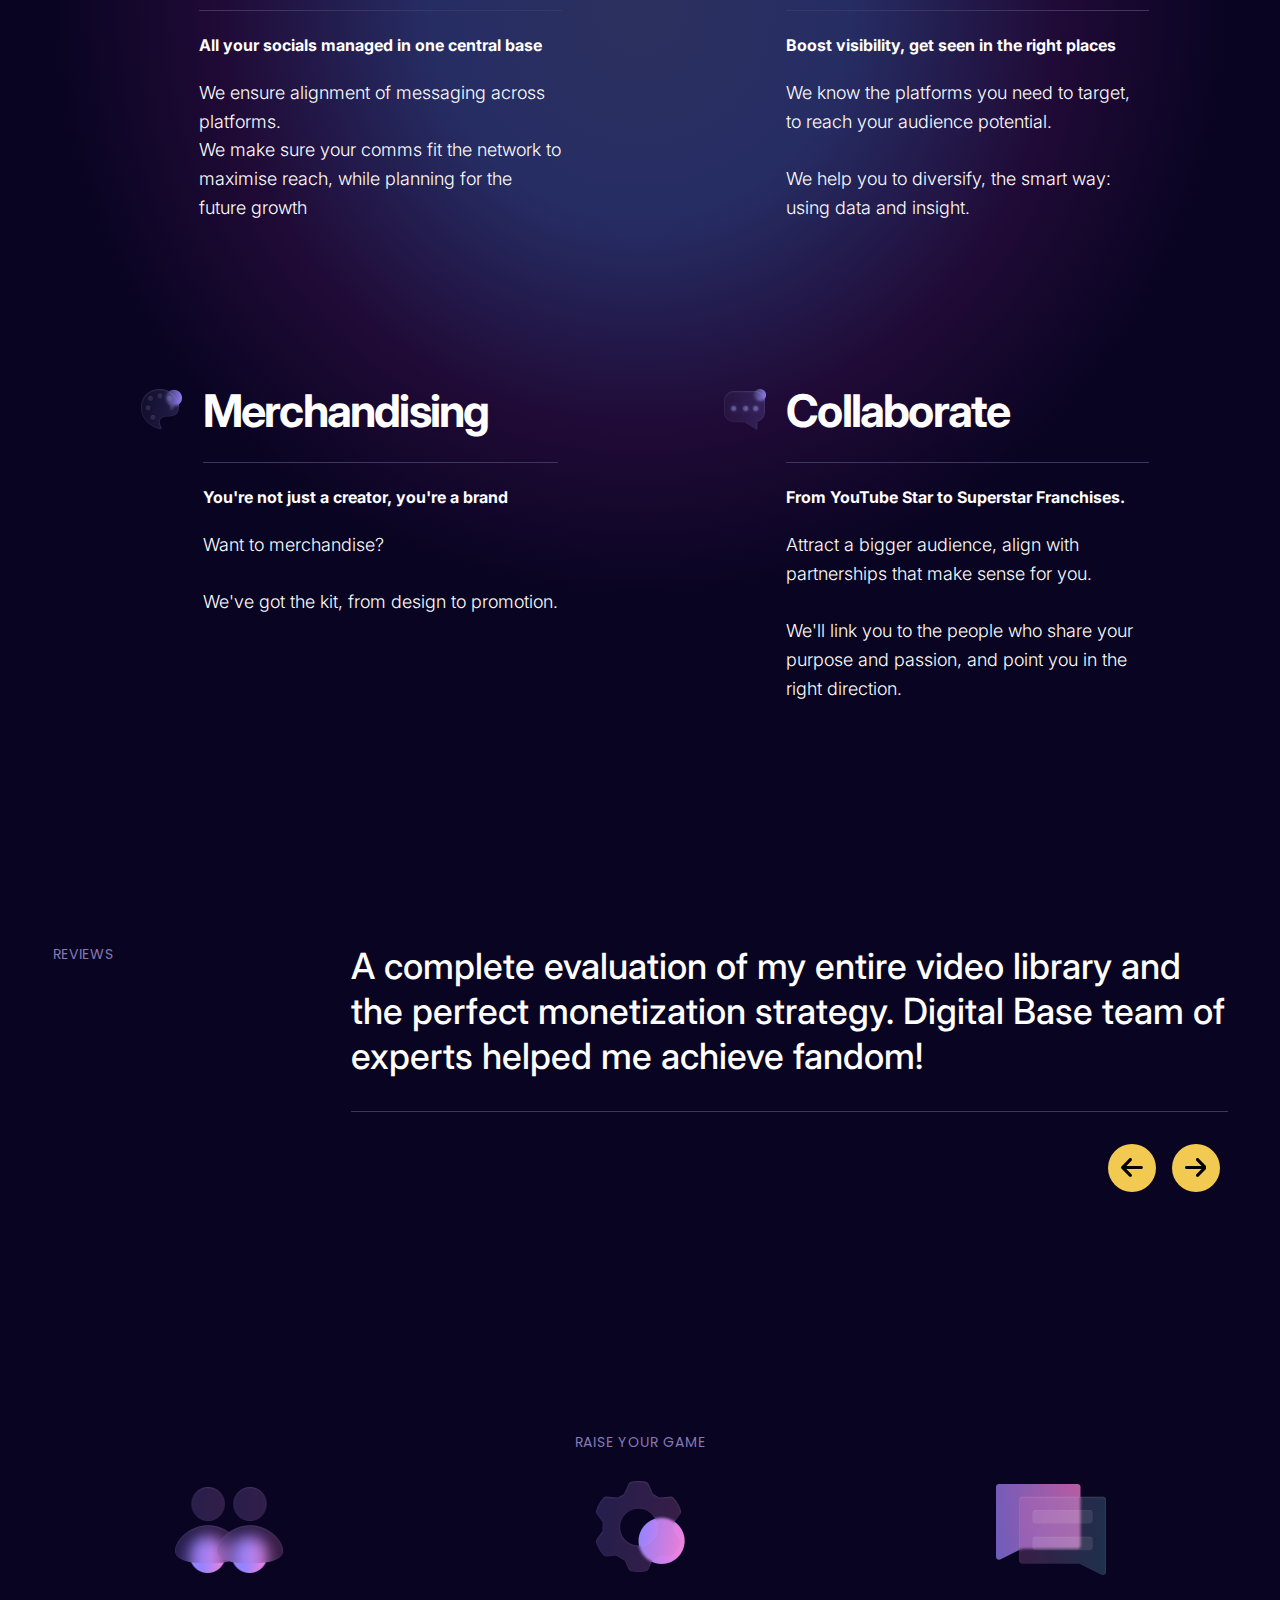
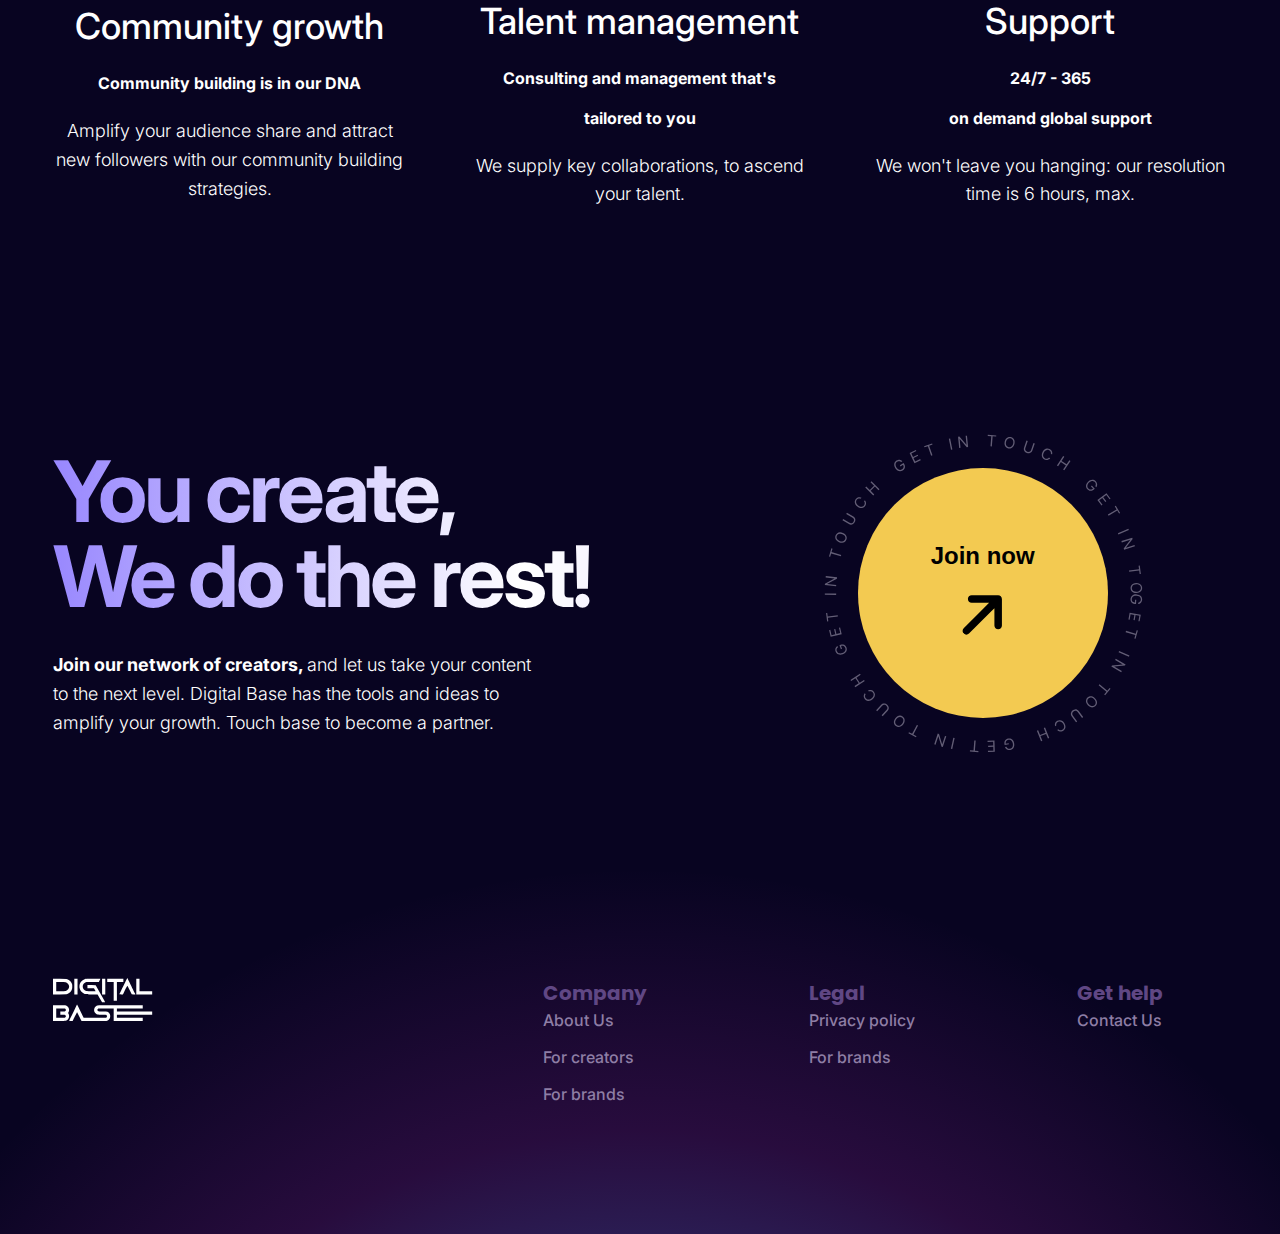
<file: for-creators.html>
<!DOCTYPE html>
<html lang="en">
  <head>
    <meta charset="UTF-8" />
    <meta http-equiv="X-UA-Compatible" content="IE=edge" />
    <meta name="viewport" content="width=device-width, initial-scale=1.0" />
    <link rel="preconnect" href="https://fonts.googleapis.com" />
    <link rel="preconnect" href="https://fonts.gstatic.com" crossorigin />
    <link rel="preconnect" href="https://fonts.googleapis.com" />
    <link rel="preconnect" href="https://fonts.gstatic.com" crossorigin />
    <link rel="preconnect" href="https://fonts.googleapis.com" />
    <link rel="preconnect" href="https://fonts.gstatic.com" crossorigin />
    <link rel="preconnect" href="https://fonts.googleapis.com" />
    <link rel="preconnect" href="https://fonts.gstatic.com" crossorigin />
    <link rel="preconnect" href="https://fonts.googleapis.com" />
    <link rel="preconnect" href="https://fonts.gstatic.com" crossorigin />
    <link
      href="https://fonts.googleapis.com/css2?family=Inter:wght@200;300;400;500;600;700;800;900&family=Poppins:ital,wght@0,100;0,200;0,300;0,400;0,500;0,600;0,700;0,800;0,900;1,100;1,200;1,300;1,400;1,500;1,600;1,700;1,800;1,900&display=swap"
      rel="stylesheet"
    />
    <link rel="stylesheet" href="style.css" />
    <title>For Creators</title>
  </head>

  <body>
    <header class="navbar">
      <div class="navbar-wrapper container">
        <a href="./index.html">
          <div class="logo">
            <svg
              width="91"
              height="40"
              viewBox="0 0 91 40"
              fill="none"
              xmlns="http://www.w3.org/2000/svg"
            >
              <g clip-path="url(#clip0_555_40403)">
                <path
                  fill-rule="evenodd"
                  clip-rule="evenodd"
                  d="M65.7002 3.98089C64.6417 6.19798 62.9977 9.61781 62.0467 11.5803C61.0955 13.5429 60.3175 15.1813 60.3175 15.2211C60.3175 15.2609 61.0681 15.2935 61.9856 15.2935H63.6537L64.5099 13.4974C64.9809 12.5097 65.8631 10.6625 66.4702 9.39276C67.0775 8.12305 67.6364 7.14596 67.7126 7.2215C67.7888 7.29683 68.6977 9.12206 69.7325 11.2776L71.6139 15.1964L73.3094 15.2526C74.2422 15.2834 75.0051 15.276 75.0051 15.236C75.0051 15.1962 74.6863 14.5156 74.2966 13.7236C73.9069 12.9318 72.2685 9.5314 70.656 6.16732C69.0433 2.80322 67.7016 0.0280854 67.6742 0.000318515C67.647 -0.0274485 66.7587 1.76381 65.7002 3.98089ZM0 8.01198V15.3092L6.12457 15.2527L12.2493 15.1964L13.5415 14.5654C15.0735 13.8172 16.2771 12.598 17.0064 11.0556C17.4615 10.0927 17.5273 9.70887 17.5273 8.01198C17.5273 6.31507 17.4615 5.9312 17.0064 4.96829C16.2771 3.42596 15.0735 2.20674 13.5415 1.45857L12.2493 0.827505L6.12457 0.771198L0 0.714691V8.01198ZM19.3878 8.01198V15.2935H20.8565H22.3253V8.01198V0.730417H20.8565H19.3878V8.01198ZM28.7667 1.1875C27.4151 1.73896 26.7142 2.22458 25.7605 3.27138C24.398 4.76672 23.8246 6.84849 24.134 9.17703C24.4462 11.5261 26.0372 13.5996 28.3535 14.6761C29.4663 15.1931 29.5084 15.197 35.0217 15.2935L40.57 15.3906L42.6268 19.0314L44.6835 22.6722H46.1358C46.9346 22.6722 47.5881 22.6417 47.5881 22.6045C47.5881 22.5672 45.6237 18.9627 43.2225 14.5947L38.8572 6.65276L35.0954 6.59994L31.3337 6.5473V8.00771V9.46829L34.3202 9.47159L37.3067 9.47487L38.0411 10.8242C38.4451 11.5663 38.7755 12.2201 38.7755 12.2772C38.7755 12.4646 30.8575 12.3854 30.1744 12.1912C27.3935 11.4003 26.1735 8.14557 27.7253 5.65703C28.1434 4.98635 28.5956 4.57742 29.3519 4.18557L30.3992 3.64305H36.0538H41.7082L42.3959 2.28868C42.7743 1.54382 43.0839 0.88848 43.0839 0.832363C43.0839 0.776247 40.1097 0.732551 36.4744 0.735076C30.0254 0.739542 29.8383 0.750418 28.7667 1.1875ZM44.6506 8.01198V15.2935H46.1194H47.5881V8.01198V0.730417H46.1194H44.6506V8.01198ZM49.3506 2.18674V3.64305H52.2882H55.2257V12.3809V21.1188H56.6945H58.1633V12.3809V3.64305H61.1008H64.0383V2.18674V0.730417H56.6945H49.3506V2.18674ZM75.7885 8.01198V15.2935H83.1323H90.4762V13.8372V12.3809H84.6011H78.726V6.55567V0.730417H77.2573H75.7885V8.01198ZM11.6522 3.86012C13.2467 4.29798 14.6855 6.26713 14.6855 8.01198C14.6855 9.75683 13.2467 11.726 11.6522 12.1638C11.1991 12.2881 9.19743 12.3792 6.90322 12.3797L2.93754 12.3809V8.01198V3.64305L6.90322 3.64419C9.19743 3.64478 11.1991 3.73584 11.6522 3.86012ZM19.8818 28.7489C17.6879 33.3722 14.6971 39.5866 14.5594 39.8082C14.5095 39.8883 15.2597 39.9538 16.2266 39.9538C17.9023 39.9538 17.9918 39.9322 18.1475 39.4909C18.4417 38.6563 21.8048 31.7984 21.9195 31.7988C22.0233 31.7992 24.6992 37.2184 25.5325 39.1165L25.9003 39.9538H37.2966H48.6928L49.7549 39.4198C51.3206 38.6326 51.9674 37.6161 52.06 35.7977C52.1405 34.2155 51.8025 33.2971 50.7885 32.3427C49.7292 31.346 49.0902 31.2159 45.2536 31.2159C41.4992 31.2159 40.9242 31.1052 40.5596 30.3116C40.2539 29.6462 40.285 29.3986 40.7482 28.815L41.1539 28.3033H48.1899H55.2257V34.1285V39.9538H68.4446H81.6636V38.4975V37.0412H69.9134H58.1633V35.5849V34.1285H74.3197H90.4762V32.6722V31.2159H74.3197H58.1633V29.7596V28.3033H69.9134H81.6636V26.847V25.3907H61.1627C40.7683 25.3907 40.6573 25.3928 39.8164 25.7965C37.757 26.7849 36.815 29.4243 37.774 31.5181C38.2127 32.4755 39.5757 33.6726 40.5253 33.934C40.9093 34.0398 42.8164 34.1268 44.7634 34.1274C48.2097 34.1285 48.3145 34.1404 48.7291 34.5779C49.3315 35.2138 49.2915 36.1297 48.6388 36.6386C48.132 37.0342 47.9445 37.0412 37.9898 37.0412H27.8569L27.4548 36.1188C27.2337 35.6116 26.4196 33.8858 25.6457 32.2839C24.8717 30.6819 23.7249 28.3008 23.0971 26.9926C22.4694 25.6845 21.9287 24.6179 21.8958 24.6227C21.8627 24.6276 20.9564 26.4845 19.8818 28.7489ZM0 32.6829V39.9751L5.82612 39.9159C12.2382 39.8507 12.2094 39.8557 13.4723 38.575C14.3794 37.6551 14.7643 36.507 14.6358 35.1031C14.5747 34.4346 14.3593 33.6703 14.1266 33.2973L13.7234 32.6503L14.2055 31.706C15.3322 29.4996 14.4225 26.7351 12.2478 25.7557C11.5385 25.4361 10.8618 25.3988 5.7282 25.395L0 25.3907V32.6829ZM11.3442 28.815C12.0043 29.647 11.8522 30.4707 10.9527 30.9318C10.58 31.1229 9.7869 31.2159 8.52865 31.2159H6.65842V32.6722V34.1285H8.72351C10.6552 34.1285 10.8199 34.1594 11.2694 34.6052C11.5338 34.8674 11.7502 35.3082 11.7502 35.5849C11.7502 35.8615 11.5338 36.3023 11.2694 36.5645C10.7911 37.0388 10.77 37.0412 6.86307 37.0412H2.93754V32.6722V28.3033H6.93788H10.9384L11.3442 28.815Z"
                  fill="white"
                />
              </g>
              <defs>
                <clipPath id="clip0_555_40403">
                  <rect width="90.4762" height="40" fill="white" />
                </clipPath>
              </defs>
            </svg>
          </div>
        </a>
        <nav class="navbar-container">
          <ul class="nav-list flex-center">
            <li class="navbar-item">
              <a class="nav-link" href="for-creators.html"> For creators </a>
            </li>
            <li class="navbar-item">
              <a class="nav-link" href="for-brands.html"> For brands </a>
            </li>
            <li class="navbar-item">
              <a class="nav-link" href="about-us.html"> About </a>
            </li>
            <li class="navbar-item">
              <a class="nav-link" href="contact.html"> Contact us </a>
            </li>
          </ul>
        </nav>
        <div class="hamburger">
          <div class="hamburger-icon">
            <div class="hamburger-line"></div>
            <div class="hamburger-line"></div>
            <div class="hamburger-line"></div>
          </div>
        </div>
      </div>
    </header>

    <!-- Home -->
    <main class="page-wrapper">
      <section class="section phone-section flex-center">
        <div class="home-hero-deco"></div>
        <div class="for-creators-wrapper container grid">
          <div class="for-creators-heading text-center-mobile">
            <h1 class="h1 inline-text">For&nbsp;</h1>
            <div class="margin-b-32 inline-block relative">
              <h1 class="h1">creators</h1>
              <div class="for-creators-heading-deco">
                <svg
                  xmlns="http://www.w3.org/2000/svg"
                  viewBox="0 0 337 50"
                  width="337"
                  height="50"
                  preserveAspectRatio="xMidYMid meet"
                  style="
                    width: 100%;
                    height: 100%;
                    transform: translate3d(0px, 0px, 0px);
                  "
                >
                  <defs>
                    <clipPath id="__lottie_element_3">
                      <rect width="337" height="50" x="0" y="0"></rect>
                    </clipPath>
                    <clipPath id="__lottie_element_5">
                      <path d="M0,0 L500,0 L500,500 L0,500z"></path>
                    </clipPath>
                  </defs>
                  <g clip-path="url(#__lottie_element_3)">
                    <g
                      clip-path="url(#__lottie_element_5)"
                      transform="matrix(1,0,0,1,-78.5,-57)"
                      opacity="1"
                      style="display: block"
                    >
                      <g
                        transform="matrix(1,0,0,1,70.86799621582031,76.3489990234375)"
                        opacity="1"
                        style="display: block"
                      >
                        <g
                          opacity="1"
                          transform="matrix(1,0,0,1,173.0070037841797,11.359000205993652)"
                        >
                          <path
                            stroke-linecap="butt"
                            stroke-linejoin="miter"
                            fill-opacity="0"
                            stroke-miterlimit="4"
                            stroke="rgb(244,202,81)"
                            stroke-opacity="1"
                            stroke-width="2"
                            d=" M-162.41799926757812,-7.776000022888184 C-162.41799926757812,-7.776000022888184 -66.06300354003906,-9.20300006866455 1.6710000038146973,-8.012999534606934 C108.99299621582031,-6.127999782562256 149.3260040283203,-9.359000205993652 161.22799682617188,-8.489999771118164 C171.0070037841797,-7.776000022888184 163.8520050048828,1.2680000066757202 -137.13699340820312,-0.1599999964237213 C-171.0070037841797,-0.32100000977516174 -36.01300048828125,-0.6370000243186951 -8.345999717712402,0.3149999976158142 C19.31999969482422,1.2669999599456787 102.7959976196289,3.6470000743865967 107.56600189208984,6.0269999504089355 C111.73500061035156,8.105999946594238 79.83200073242188,9.095000267028809 71.7249984741211,9.312000274658203"
                          ></path>
                        </g>
                      </g>
                    </g>
                  </g>
                </svg>
              </div>
            </div>
            <p class="card-paragraph font-weight-300 line-height-lg font-white">
              <span class="text-bold">
                You want to inspire and elevate, your way.
              </span>
              Our mission is to harness your creations so they work for your
              audience, and you.
            </p>
          </div>
          <div class="for-creators-image-div">
            <img src="./images/for-creators-main-image.jpeg" alt="" />
            <div class="dark-overlay"></div>
          </div>
        </div>
      </section>
      <section class="section flex-center direction-column">
        <div class="for-creators-benefit-section-deco"></div>

        <div style="margin-bottom: 80px" class="container flex-center">
          <h2 class="text-linear-gradient h2">Creator Success Formula</h2>
        </div>
        <div class="width-full flex-center">
          <div class="container for-creators-formula-grid">
            <div class="flex gap-15 formulas">
              <div class="icon-medium">
                <img
                  class=""
                  src="./images/icons/monitization-icon.png"
                  alt=""
                />
              </div>
              <div class="for-creators-grid-item flex direction-column">
                <h2 class="h2">Monetization</h2>
                <div class="line-divider"></div>
                <p class="text-bold">Monetize your content, fast!</p>
                <p
                  class="card-paragraph font-weight-300 line-height-lg font-white"
                >
                  Gain maximum return from your content with our monetization
                  strategy.<br /><br />Our expertise helps you derive an income
                  you can rely on, so you don't need to worry.
                </p>
              </div>
            </div>
            <div class="flex gap-15 formulas">
              <div class="icon-medium">
                <img class="" src="./images/icons/ownership-icon.png" alt="" />
              </div>
              <div class="for-creators-grid-item flex direction-column">
                <h2 class="h2">Ownership</h2>
                <div class="line-divider"></div>
                <p class="text-bold">Own your IP, earn royalty</p>
                <p
                  class="card-paragraph font-weight-300 line-height-lg font-white"
                >
                  Copyright protection increases your brand equity and rights
                  over your work.<br /><br />We help creators to protect and
                  manage their IP, and by extension, your monetization potential
                  from your content.
                </p>
              </div>
            </div>
            <div class="flex gap-15 formulas">
              <div class="icon-medium">
                <img
                  class=""
                  src="./images/icons/social-media-icon.png"
                  alt=""
                />
              </div>
              <div class="for-creators-grid-item flex direction-column">
                <h2 class="h2">Social media</h2>
                <div class="line-divider"></div>
                <p class="text-bold">
                  All your socials managed in one central base
                </p>
                <p
                  class="card-paragraph font-weight-300 line-height-lg font-white"
                >
                  We ensure alignment of messaging across platforms. <br />
                  We make sure your comms fit the network to maximise reach,
                  while planning for the future growth
                </p>
              </div>
            </div>
            <div class="flex gap-15 formulas">
              <div class="icon-medium">
                <img
                  class=""
                  src="./images/icons/distribution-icon.png"
                  alt=""
                />
              </div>
              <div class="for-creators-grid-item flex direction-column">
                <h2 class="h2">Distribution</h2>
                <div class="line-divider"></div>
                <p class="text-bold">
                  Boost visibility, get seen in the right places
                </p>
                <p
                  class="card-paragraph font-weight-300 line-height-lg font-white"
                >
                  We know the platforms you need to target, to reach your
                  audience potential.
                  <br /><br />
                  We help you to diversify, the smart way: using data and
                  insight.
                </p>
              </div>
            </div>
            <div class="flex gap-15 formulas">
              <div class="icon-medium">
                <img
                  class=""
                  src="./images/icons/Merchandising-icon.png"
                  alt=""
                />
              </div>
              <div class="for-creators-grid-item flex direction-column">
                <h2 class="h2">Merchandising</h2>
                <div class="line-divider"></div>
                <p class="text-bold">
                  You're not just a creator, you're a brand
                </p>
                <p
                  class="card-paragraph font-weight-300 line-height-lg font-white"
                >
                  Want to merchandise?
                  <br /><br />
                  We've got the kit, from design to promotion.
                </p>
              </div>
            </div>
            <div class="flex gap-15 formulas">
              <div class="icon-medium">
                <img
                  class=""
                  src="./images/icons/social-media-icon.png"
                  alt=""
                />
              </div>
              <div class="for-creators-grid-item flex direction-column">
                <h2 class="h2">Collaborate</h2>
                <div class="line-divider"></div>
                <p class="text-bold">
                  From YouTube Star to Superstar Franchises.
                </p>
                <p
                  class="card-paragraph font-weight-300 line-height-lg font-white"
                >
                  Attract a bigger audience, align with partnerships that make
                  sense for you.
                  <br /><br />
                  We'll link you to the people who share your purpose and
                  passion, and point you in the right direction.
                </p>
              </div>
            </div>
          </div>
        </div>
      </section>
      <section class="section flex-center direction-column">
        <div class="support-to-scale container">
          <div class="key">
            <p class="key-heading">REVIEWS</p>
          </div>
          <div class="value">
            <div class="line">
              <h3 class="h3 margin-b-32">
                A complete evaluation of my entire video library and the perfect
                monetization strategy. Digital Base team of experts helped me
                achieve fandom!
              </h3>
              <div class="line-divider"></div>
            </div>
          </div>
        </div>
        <div class="learn-more container">
          <div class="animate-arrow flex-center">
            <div
              class="learn-more-link animation-button-golden animation-button animation-button-small flex-center"
            >
              <svg
                class="arrow-left"
                xmlns="http://www.w3.org/2000/svg"
                viewBox="0 0 448 512"
              >
                <path
                  d="M438.6 278.6c12.5-12.5 12.5-32.8 0-45.3l-160-160c-12.5-12.5-32.8-12.5-45.3 0s-12.5 32.8 0 45.3L338.8 224 32 224c-17.7 0-32 14.3-32 32s14.3 32 32 32l306.7 0L233.4 393.4c-12.5 12.5-12.5 32.8 0 45.3s32.8 12.5 45.3 0l160-160z"
                />
              </svg>
            </div>
          </div>
          <div class="animate-arrow flex-center">
            <div
              class="learn-more-link animation-button-golden animation-button animation-button-small flex-center"
            >
              <svg
                class="arrow-right"
                xmlns="http://www.w3.org/2000/svg"
                viewBox="0 0 448 512"
              >
                <path
                  d="M438.6 278.6c12.5-12.5 12.5-32.8 0-45.3l-160-160c-12.5-12.5-32.8-12.5-45.3 0s-12.5 32.8 0 45.3L338.8 224 32 224c-17.7 0-32 14.3-32 32s14.3 32 32 32l306.7 0L233.4 393.4c-12.5 12.5-12.5 32.8 0 45.3s32.8 12.5 45.3 0l160-160z"
                />
              </svg>
            </div>
          </div>
        </div>
      </section>
      <section class="section flex-center">
        <div class="flex-center direction-column container">
          <div class="key margin-b-16">
            <p class="key-heading">RAISE YOUR GAME</p>
          </div>
          <div class="grid-3 gap-56">
            <div class="flex-center direction-column gap-15">
              <div class="icon-large">
                <img
                  class=""
                  src="./images/icons/comunity-growth-icon.png"
                  alt=""
                />
              </div>
              <div class="for-creators-grid-item flex-center direction-column">
                <h3 class="h3 text-center">Community growth</h3>

                <p class="text-bold">Community building is in our DNA</p>
                <p
                  class="card-paragraph-full-width text-center font-weight-300 line-height-lg font-white"
                >
                  Amplify your audience share and attract new followers with our
                  community building strategies.
                </p>
              </div>
            </div>
            <div class="flex-center direction-column gap-15">
              <div class="icon-large">
                <img
                  class=""
                  src="./images/icons/talent-management-icon.png"
                  alt=""
                />
              </div>
              <div class="for-creators-grid-item flex-center direction-column">
                <h3 class="h3 text-center">Talent management</h3>
                <p class="text-bold text-center">
                  Consulting and management that's
                  <br />
                  <br />
                  tailored to you
                </p>
                <p
                  class="card-paragraph-full-width text-center font-weight-300 line-height-lg font-white"
                >
                  We supply key collaborations, to ascend your talent.
                </p>
              </div>
            </div>
            <div class="flex-center direction-column gap-15">
              <div class="icon-large">
                <img class="" src="./images/icons/support-icon.png" alt="" />
              </div>
              <div class="for-creators-grid-item flex-center direction-column">
                <h3 class="h3 text-center">Support</h3>

                <p class="text-bold text-center">
                  24/7 - 365
                  <br />
                  <br />
                  on demand global support
                </p>
                <p
                  class="card-paragraph-full-width text-center font-weight-300 line-height-lg font-white"
                >
                  We won't leave you hanging: our resolution time is 6 hours,
                  max.
                </p>
              </div>
            </div>
          </div>
        </div>
      </section>
      <section class="section flex-center">
        <div class="container joining-offer-div">
          <div class="joining-offer">
            <h1 class="h1 joining-offer-heading text-linear-gradient">
              You create, <br />
              We do the rest!
            </h1>
            <p
              class="card-paragraph-large-width hide-on-mobile font-weight-300 line-height-lg font-white"
            >
              <span class="text-bold"> Join our network of creators, </span>
              and let us take your content to the next level. Digital Base has
              the tools and ideas to amplify your growth. Touch base to become a
              partner.
            </p>
          </div>

          <div class="joining-offer-button animate-arrow flex-center">
            <a
              href="#"
              class="font-size-24 animation-button animation-button-golden icon-extra-large flex-center direction-column gap-15"
              >Join now
              <svg
                class="arrow-bottom-right arrow-svg arrow-large"
                xmlns="http://www.w3.org/2000/svg"
                viewBox="0 0 448 512"
              >
                <path
                  d="M438.6 278.6c12.5-12.5 12.5-32.8 0-45.3l-160-160c-12.5-12.5-32.8-12.5-45.3 0s-12.5 32.8 0 45.3L338.8 224 32 224c-17.7 0-32 14.3-32 32s14.3 32 32 32l306.7 0L233.4 393.4c-12.5 12.5-12.5 32.8 0 45.3s32.8 12.5 45.3 0l160-160z"
                />
              </svg>
            </a>
            <img
              class="rotating-text for-creators-page-button-width"
              src="images/rotate-image.svg"
              alt=""
            />
          </div>
          <div class="mobile-div show-on-mobile">
            <p
              class="card-paragraph-large-width font-weight-300 line-height-lg font-white"
            >
              <span class="text-bold"> Join our network of creators, </span>
              and let us take your content to the next level. Digital Base has
              the tools and ideas to amplify your growth. Touch base to become a
              partner.
            </p>
          </div>
        </div>
      </section>
      <footer class="section flex-center">
        <div class="footer-deco"></div>
        <div class="grid container center-contents">
          <div class="footer-logo">
            <div class="footer-logo-container">
              <img src="logo.svg" alt="" />
            </div>
          </div>
          <div class="footer-column-wrapper justify-between">
            <div class="footer-column gap-20 flex direction-column">
              <div class="footer-column-heading">Company</div>
              <div class="footer-links-div gap flex direction-column">
                <a href="/about-us" class="footer-link">About Us</a
                ><a href="/creators" class="footer-link">For creators</a
                ><a href="/brands" class="footer-link">For brands</a>
              </div>
            </div>
            <div class="footer-column gap-20 flex direction-column">
              <div class="footer-column-heading">Legal</div>
              <div class="footer-links-div gap flex direction-column">
                <a href="/privacy-policy.html" class="footer-link"
                  >Privacy policy</a
                >

                <a href="/terms.html" class="footer-link">For brands</a>
              </div>
            </div>
            <div class="footer-column gap-20 flex direction-column">
              <div class="footer-column-heading">Get help</div>
              <div class="footer-links-div gap flex direction-column">
                <a href="/contact-us.html" class="footer-link">Contact Us</a>
              </div>
            </div>
          </div>
        </div>
      </footer>
    </main>
    <script src="app.js"></script>
  </body>
</html>
</file>
<file: style.css>
:root {
  --bg-primary: #080421;
  --bg-purple: #5136a9;
  --font-primary: #ffffff;
  --font-dark-purple: #150866;
  --font-golden: #f3ca51;
  --font-key: #8579b4;
  --font-grayed-out-1: #8e7ea5;
  --font-grayed-out-2: #604784;
  --font-grayed-out-3: #b6b2cc;
  --line-color: #3c3663;
}
*,
*::before,
*::after {
  margin: 0px;
  padding: 0px;
  box-sizing: border-box;
  outline: none;
  border: none;
  list-style: none;
  text-decoration: none;
}
::-webkit-scrollbar {
  width: 0.25rem;
  background: var(--bg-primary);
}
::-webkit-scrollbar-thumb {
  background: var(--font-golden);
  border-radius: 0.5rem;
}
::-webkit-scrollbar-thumb:hover {
  background: var(--font-grayed-out-2);
}

::-webkit-input-placeholder {
  color: #231e44;
}
:-moz-placeholder {
  color: #231e44;
  opacity: 1;
}
::-moz-placeholder {
  color: #231e44;
  opacity: 1;
}
:-ms-input-placeholder {
  color: #231e44;
}
::-ms-input-placeholder {
  color: #231e44;
}

::placeholder {
  color: #231e44;
}
body {
  background-color: var(--bg-primary);
  position: relative;
  font-family: inter, sans-serif;
  /* font-family: "Poppins"; */
  color: var(--font-primary);
}
.logo {
  z-index: 999;
}
.nav-trigger {
  min-height: 40px;
  position: absolute;
  min-width: 80vw;
}
.navbar {
  position: fixed;
  width: 100vw;
  display: flex;
  justify-content: center;
  z-index: 999999;
  transition: all 250ms ease-in-out;
}
.navbar-move {
  background-color: rgba(0, 0, 0, 0.5);
  backdrop-filter: blur(5px);
}
.map-div {
  position: relative;
  display: flex;
  width: 100%;
  height: 35vw;
  max-height: 740px;
  max-width: 1800px;
  margin-bottom: 60px;
  flex-direction: column;
  align-items: center;
}
.section.hero-section {
  padding-top: 260px;
}
.heading-grid-2-colum {
  grid-row: 1;
  grid-column: 3/10;
  z-index: 9;
}
.heading-grid-1-column {
  z-index: 9;
  -ms-grid-column: span 5;
  grid-column-start: span 5;
  -ms-grid-column-span: 5;
  grid-column-end: span 5;
  -ms-grid-row: span 1;
  grid-row-start: span 1;
  -ms-grid-row-span: 1;
  grid-row-end: span 1;
}
.pin-1 {
  position: absolute;
  display: block;
  width: 100%;
  height: 100%;
  right: 15px;
  bottom: 30px;
  -o-object-fit: contain;
  object-fit: contain;
}
.pin-2 {
  position: absolute;
  width: 100%;
  height: 100%;
  margin-left: 5%;
  -o-object-fit: contain;
  object-fit: contain;
}
.pin-3 {
  position: absolute;
  display: none;
  width: 100%;
  height: 100%;
  -o-object-fit: contain;
  object-fit: contain;
}
.pin-4 {
  position: absolute;
  display: block;
  width: 100%;
  height: 100%;
  -o-object-fit: contain;
  object-fit: contain;
}
.pin-5 {
  position: absolute;
  display: block;
  width: 100%;
  height: 100%;
  -o-object-fit: contain;
  object-fit: contain;
}
.pin-6 {
  position: absolute;
  display: block;
  width: 100%;
  height: 100%;
  -o-object-fit: contain;
  object-fit: contain;
}

.navbar-wrapper {
  padding: 1rem;
  display: flex;
  justify-content: space-between;
}
.nav-list {
  height: 100%;
  width: 100%;
  gap: 2rem;
}
.navbar-item {
  list-style: none;
}
.font-32 {
  font-size: 32px;
}
.navbar-item > a {
  color: var(--font-primary);
  text-decoration: none;
  font-size: 14px;
  font-weight: 500;
}
p {
  color: white;
}
.hamburger {
  display: none;
}
.hamburger-icon {
  padding: 10px;
  display: flex;
  flex-direction: column;
  gap: 6px;
}
.hamburger-icon:hover {
  cursor: pointer;
}
.hamburger-line {
  height: 1px;
  width: 30px;
  background-color: white;
}
.container {
  width: 100%;
  max-width: 1255px;
  padding-right: 40px;
  padding-left: 40px;
}
.section {
  padding-top: 120px;
  padding-bottom: 120px;
}
.flex {
  display: flex;
}

.main {
  display: grid;
  grid-template-columns: repeat(12, 1fr);
  align-items: flex-start;
  justify-content: center;
}
.flex-center {
  display: flex;
  justify-content: center;
  align-items: center;
}
.font-weight-300 {
  font-weight: 300;
}
.h1 {
  font-size: 85px;
  line-height: 1em;
  font-weight: 700;
  letter-spacing: -0.04em;
}

.h2 {
  font-size: 45px;
  font-weight: 700;
  letter-spacing: -0.04em;
}
h3 {
  font-size: 36px;
  line-height: 1.25em;
  font-weight: 500;
}
h4 {
  font-size: 24px;
  line-height: 1em;
  font-weight: 700;
  letter-spacing: 1px;
}
.p-y {
  padding: 32px 0;
}
.m-y-40 {
  margin: 120px 0 80px 0;
}
.p-l {
  padding-left: 70px;
}
.p-t {
  padding: 32px 0;
}
.margin-b-16 {
  margin-bottom: 16px;
}
.margin-b-32 {
  margin-bottom: 32px;
}
.margin-b-80 {
  margin-bottom: 80px;
}

.inline-text {
  display: inline;
}
.direction-column {
  flex-direction: column;
}
.home-hero-text-deco {
  position: absolute;
  left: -18%;
  top: -20%;
  right: 0;
  bottom: 0;
  z-index: 2;
  width: 150%;
  height: 180%;
  max-width: none;
}
.support-to-scale {
  display: grid;
  grid-template-columns: 1fr 1fr 1fr 1fr 1fr 1fr 1fr 1fr 1fr 1fr 1fr 1fr;
  column-gap: 20px;
}
.key > h2 {
  font-size: 36px;
}
.value > h2 {
  font-size: 36px;
}
.key {
  grid-row: 1;
  grid-column: 1/3;
}
.value {
  grid-row: 1;
  grid-column: 4/13;
}

.key-heading {
  font-family: Poppins, sans-serif;
  color: var(--font-key);
  font-size: 14px;
  line-height: 1.5em;
  font-weight: 400;
  letter-spacing: 0.05em;
  text-transform: uppercase;
}
.branding-headline {
  margin-top: 0;
  margin-bottom: 0;
  overflow-wrap: break-word;
}
.strong {
  font-weight: 600;
}
.light {
  font-weight: 600;
  font-size: 34px;
  padding-top: 20px;
}
.text-bold {
  font-weight: 700;
}
.network {
  display: grid;
  grid-template-columns: repeat(4, 1fr);
}
.value-connect {
  grid-row: 1;
  grid-column: 4/13;
}
.grid {
  display: grid;
  grid-template-columns: repeat(12, 1fr);
}
.grid-3 {
  display: grid;
  grid-template-columns: repeat(3, 1fr);
}
.form-grid {
  display: grid;
  grid-template-columns: repeat(2, 1fr);
  column-gap: 120px;
}
.contact-input {
  height: 55px;
  font-family: "Poppins";
  margin-bottom: 30px;
  padding-left: 0;
  border-style: none none solid;
  border-width: 1px;
  border-color: #000 #000 var(--line-color);
  background-color: hsla(0, 0%, 100%, 0);
  color: #fff;
  font-size: 17px;
}
.contact-input:focus {
  border-color: #000 #000 var(--font-golden);
}
.text-field-area {
  min-height: 268px;
}
.submit-button {
  width: 200px;
  height: 65px;
  padding-right: 65px;
  padding-left: 30px;
  border-radius: 100px;
  background-color: var(--font-golden);
  background-image: url("https://uploads-ssl.webflow.com/6332df0705dce16ee7d11626/63359bc0b97bf016033479f0_left-arrow%201%20(Traced)%20(2).svg");
  background-position: 65% 50%;
  background-size: 20px;
  background-repeat: no-repeat;
  -webkit-transition: background-position 250ms;
  transition: background-position 250ms;
  font-family: Poppins, sans-serif;
  color: #080421;
  font-size: 16px;
  font-weight: 600;
}
.submit-button:hover {
  background-position: 68% 50%;
  cursor: pointer;
}
.icon-medium {
  height: 53px;
  width: 53px;
}
.contact-icon {
  height: auto;
  width: 53px;
}
.icon-large {
  height: 115px;
  width: 115px;
}
.icon-extra-large {
  min-height: 250px;
  min-width: 250px;
}

.stats-text {
  display: flex;
  font-size: 56px;
  line-height: 60px;
  font-weight: 700;
}
.cards-font {
  font-size: 56px;
}
.brand-div {
  display: flex;
  align-items: center;
  justify-content: center;
  align-self: flex-end;
}
.brand-div-2,
.brand-div-1 {
  display: grid;
  grid-template-columns: repeat(12, 1fr);
}
.inner-brand {
  grid-row: 1;
  grid-column: 1/7;
}
.lower-brand {
  grid-row: 1;
  grid-column: 4/11;
}
.inline-block {
  display: inline-block;
}
.branding-container {
  z-index: 10;
  grid-row: 1;
  grid-column: 1/12;
}
.text-linear-gradient {
  /* background-image: linear-gradient(315deg, #9887fe, #fff 100%, #dad0ff); */
  background-image: linear-gradient(91deg, #9887fe, #fff 60%, #dad0ff);
  -webkit-background-clip: text;
  -webkit-text-fill-color: transparent;
  background-clip: text;
}
.hero-images {
  -webkit-text-size-adjust: 100%;
  font-family: Inter, sans-serif;
  color: #fff;
  font-size: 14px;
  line-height: 20px;
  font-weight: 400;
  -webkit-font-smoothing: antialiased;
  -webkit-box-direction: normal;
  box-sizing: border-box;
  display: flex;
  margin-top: -540px;
  margin-right: 5%;
  -webkit-box-pack: end;
  justify-content: flex-end;
  -webkit-box-align: center;
  align-items: center;
  grid-column-gap: 20px;
}

.hero-image {
  border: 0;
  max-width: 100%;
  display: block;
  width: 185px;
  flex: 0 0 auto;
  object-fit: contain;
}
.hero-images-wrapper {
  grid-row: 1;
  grid-column: 7/10;
}
.inner-hero-images {
  display: flex;
  flex-direction: column;
  gap: 5px;
}

.animation-button-golden {
  background-color: var(--font-golden);
}
.animation-button-purple {
  background-color: var(--font-dark-purple);
}
.animation-button {
  border: none;
  border-radius: 100%;
  font-family: popons, sans-serif;
  color: black;
  font-weight: 600;
}

.animate-arrow:hover .arrow-svg {
  transform: rotate(0deg);
}

.arrow-left {
  height: 25px;
  transform: rotate(180deg);
  transition: all ease-in-out 250ms;
}
.arrow-right {
  height: 25px;
  transform: rotate(0deg);
  transition: all ease-in-out 250ms;
}
.arrow-bottom-right {
  height: 25px;
  transform: rotate(45deg);
  transition: all ease-in-out 250ms;
}
.arrow-large {
  height: 60px !important;
}

.animation-button-large {
  height: 130px;
  width: 130px;
}
.animation-button-small {
  height: 48px;
  width: 48px;
}
.right-align {
  text-align: right;
}
.text-center {
  text-align: center;
}
.arrow-svg {
  height: 25px;
  transform: rotate(-45deg);
  transition: all ease-in-out 250ms;
}
.learn-more {
  display: flex;
  align-items: center;
  justify-content: flex-end;
  column-gap: 16px;
  padding: 2rem 3rem 0 0;
}
.learn-more-link {
  cursor: pointer;
}
.learn-more > .flex-center > p {
  font-size: 24px;
  line-height: 1.3em;
  font-weight: 600;
  letter-spacing: 1px;
}
.learn-more > .flex-center {
  column-gap: 16px;
}
.line {
  line-height: 3rem;
}
.card-holder {
  position: relative;
  z-index: 5;
  display: flex;
  width: 100vw;
  height: 640px;
  justify-content: flex-start;
}
.cities {
  display: grid;
  grid-template-columns: repeat(5, 1fr);
  justify-content: space-between;
  gap: 32px;
}
.city {
  gap: 16px;
}
.city-image {
  max-width: 30%;
}
.card-paragraph {
  color: var(--font-dark-purple);
  font-size: 18px;
  max-width: 33ch;
}
.card-paragraph-large-width {
  color: var(--font-dark-purple);
  font-size: 18px;
  max-width: 45ch;
}
.card-paragraph-full-width {
  color: var(--font-dark-purple);
  font-size: 18px;
  max-width: 100%;
}
.footer-logo-container {
  height: auto;
  width: 100px;
}
.font-golden {
  color: var(--font-golden);
}
.font-white {
  color: white;
}
.font-purple {
  color: var(--font-dark-purple);
}
.font-gray {
  color: var(--font-grayed-out-3);
}

.font-size-24 {
  font-size: 24px;
}
.justify-start {
  justify-content: flex-start;
}
.justify-end {
  justify-content: flex-end;
}
.justify-between {
  justify-content: space-between !important;
}
.card-image {
  position: absolute;
  right: -135px;
  bottom: -20px;
  display: block;
  width: 535px;
  height: 430px;
  -o-object-fit: contain;
  object-fit: contain;
}
.gap {
  gap: 5px;
}
.gap-20 {
  column-gap: 30px;
}
.gap-15 {
  gap: 15px;
}
.gap-56 {
  gap: 56px;
}
.width-full {
  width: 100%;
}
.footer-column-wrapper {
  display: flex;
  width: 620px;
  grid-row: 1;
  grid-column: 6/13;
}
.footer-column-heading {
  color: var(--font-grayed-out-2);
  font-family: Poppins, sans-serif;
  font-size: 20px;
  line-height: 1.5em;
  font-weight: 700;
}
.footer-link {
  color: var(--font-grayed-out-1);
  margin-bottom: 8px;
  font-size: 16px;
  line-height: 1.5em;
  font-weight: 500;
}
.for-creators-wrapper {
  align-items: center;
}
.for-creators-heading {
  grid-row: 1;
  grid-column: 1/5;
}
.for-creators-image-div {
  grid-row: 1;
  grid-column: 6/13;
  position: relative;
  overflow: hidden;
  width: 700px;
  height: 45vw;
  max-height: 555px;
  max-width: 100%;
  border-radius: 1000px;
}
img {
  display: block;
  width: 100%;
  height: 100%;
}
.for-creators-image-div > img {
  display: block;
  width: 100%;
  height: 100%;
  object-fit: cover;
}
.dark-overlay {
  position: absolute;
  width: 100%;
  height: 100%;
  top: 0;
  left: 0;
  background-color: rgba(8, 4, 33, 0.5);
  background-image: linear-gradient(
    0deg,
    rgba(8, 4, 33, 0.8),
    rgba(8, 4, 33, 0) 65%
  );
}
.line-divider {
  width: 100%;
  height: 1px;
  background-color: var(--line-color);
}
.relative {
  position: relative;
}
.for-creators-heading-deco {
  position: absolute;
  bottom: -40px;
  display: block;
  width: 100%;
  height: auto;
  max-width: none;
}
.for-creators-heading-deco-large {
  position: absolute;
  bottom: -40px;
  display: block;
  width: 100%;
  height: auto;
  max-width: none;
}
.for-creators-formula-grid {
  display: grid;
  row-gap: 160px;
  grid-template-columns: repeat(2, 1fr);
}
.formulas {
  justify-self: center;
}
.for-creators-grid-item {
  row-gap: 24px;
}
.line-height-lg {
  line-height: 1.6em;
}
.joining-offer-div {
  display: grid;
  grid-template-columns: repeat(12, 1fr);
  align-items: center;
  justify-content: center;
}
.joining-offer-heading {
  margin-bottom: 32px;
}
.joining-offer {
  grid-row: 1;
  grid-column: 1/9;
}
.joining-offer-button {
  position: relative;
  grid-row: 1;
  grid-column: 8/13;
}

.for-brands-image-div {
  grid-row: 1;
  grid-column: 5/13;
}
.for-brands-image-div > img {
  max-width: 80%;
}
.for-brands-strength-column-2 {
  grid-row: 1;
  grid-column: 2/5;
  display: flex;
  justify-content: space-between;
  align-items: center;
}

.for-brands-icon-div {
  height: 100%;
}
.for-creators-benefit-section-deco {
  position: absolute;
  z-index: -1;
  width: 1200px;
  height: 1200px;
  border-radius: 100%;
  background-image: radial-gradient(
    circle farthest-side at 50% 50%,
    #7e97ec,
    #6c8dff 35%,
    rgba(207, 54, 210, 0.4) 70%,
    rgba(8, 4, 33, 0)
  );
  opacity: 0.3;
}

.home-hero-deco {
  position: absolute;
  top: -1100px;
  z-index: -1;
  width: 1750px;
  height: 1750px;
  border-radius: 100%;
  background-image: radial-gradient(
    circle farthest-side at 50% 50%,
    #7e97ec,
    #6c8dff 35%,
    rgba(207, 54, 210, 0.4) 70%,
    rgba(8, 4, 33, 0)
  );
  opacity: 0.4;
}
.creator-experience-bg-deco-2 {
  position: absolute;
  top: 0;
  right: -600px;
  z-index: -1;
  width: 1000px;
  height: 1000px;
  border-radius: 100%;
  background-image: radial-gradient(
    circle farthest-side at 50% 50%,
    #7e97ec,
    #6c8dff 35%,
    rgba(207, 54, 210, 0.4) 70%,
    rgba(8, 4, 33, 0)
  );
  opacity: 0.3;
}
.creator-experience-bg-deco-1 {
  position: absolute;
  left: -600px;
  top: 0;
  z-index: -1;
  width: 1000px;
  height: 1000px;
  border-radius: 100%;
  background-image: radial-gradient(
    circle farthest-side at 50% 50%,
    #7e97ec,
    #6c8dff 35%,
    rgba(207, 54, 210, 0.4) 70%,
    rgba(8, 4, 33, 0)
  );
  opacity: 0.3;
}

.home-subhero-deco {
  position: absolute;
  left: -1150px;
  top: -300px;
  z-index: 1;
  display: none;
  width: 1750px;
  height: 1750px;
  border-radius: 100%;
  background-image: radial-gradient(
    circle farthest-side at 50% 50%,
    #7e97ec,
    #6c8dff 35%,
    rgba(207, 54, 210, 0.4) 70%,
    rgba(8, 4, 33, 0)
  );
  opacity: 0.4;
}
.footer-deco {
  position: absolute;
  top: 10px;
  z-index: -1;
  width: 1750px;
  height: 1750px;
  border-radius: 100%;
  background-image: radial-gradient(
    circle farthest-side at 50% 50%,
    #7e97ec,
    #6c8dff 35%,
    rgba(207, 54, 210, 0.4) 70%,
    rgba(8, 4, 33, 0)
  );
  opacity: 0.4;
}

section,
footer {
  position: relative;
}

.page-wrapper {
  overflow: hidden;
}
.width-50 {
  width: 49ch;
}
.music-img {
  display: block;
  width: 90px;
  height: auto;
}
.rotating-text {
  display: block;
  width: 135px;
  height: 135px;
  position: absolute;
  animation: rotate 10s linear infinite;
}
.for-creators-page-button-width {
  width: 350px;
  height: 350px;
}
.small-rotating-text {
  width: 190px;
  height: 190px;
}
.music-images-div {
  flex-wrap: wrap;
}
.hide-on-mobile {
  display: block;
}
.show-on-mobile {
  display: none;
}
.value-connect {
  align-items: center;
}
@keyframes rotate {
  to {
    transform: rotate(360deg);
  }
}

@media (hover: hover) {
  .first-card {
    position: relative;
    z-index: 4;
    overflow: hidden;
    width: 50vw;
    padding: 80px 80px 80px 5.5vw;
    flex: 0 0 auto;
    background-color: var(--font-golden);
    color: #150866;
    text-decoration: none;
    transition: all 250ms ease-in-out;
  }

  .second-card:hover ~ .first-card {
    opacity: 0.5;
  }

  .first-card:hover ~ .second-card {
    opacity: 0.3;
  }

  .first-card:hover {
    z-index: 6;
    width: 60vw;
    border-top-right-radius: 80px;
    border-bottom-right-radius: 80px;
  }
  .second-card:hover {
    z-index: 10;
    width: 60vw;
    border-top-left-radius: 80px;
    border-bottom-left-radius: 80px;
  }

  .second-card {
    position: absolute;
    top: 0;
    right: 0;
    bottom: 0;
    z-index: 3;
    overflow: hidden;
    width: 50vw;
    padding: 80px 5.5vw;
    flex: 0 0 auto;
    background-color: var(--bg-purple);
    color: #fff;
    text-decoration: none;
    transition: all 250ms ease-in-out;
  }
}

@media screen and (max-width: 991px) {
  .brand-div {
    align-self: flex-start;
  }
  .small-rotating-text {
    width: 140px;
    height: 140px;
  }
  .btn-div {
    row-gap: 35px;
  }
  .section.hero-section {
    padding-top: 160px;
  }
  .hero-images {
    margin-top: -75px;
  }
  .hero-image {
    width: 155px;
  }
  .home-hero-deco {
    top: -800px;
    width: 1400px;
    height: 1400px;
  }
  .for-creators-benefit-section-deco {
    width: 900px;
    height: 900px;
  }
  .creator-experience-bg-deco-1 {
    left: -430px;
    width: 700px;
    height: 700px;
  }
  .creator-experience-bg-deco-2 {
    top: auto;
    right: -430px;
    bottom: 0;
    width: 700px;
    height: 700px;
  }
  .heading-grid-2-colum {
    grid-row: 1;
    grid-column: 1;
    z-index: 9;
  }
  .btn-div {
    flex-direction: column-reverse;
  }
  .nav-list li {
    display: none;
  }
  .hamburger {
    display: block;
  }
  .nav-list {
    z-index: 999;
    flex-direction: column;
    position: fixed;
    top: 0;
    left: 0;
    height: 100vh;
    width: 100vw;
    transform: translateY(-100vh);
    transition: all 500ms ease-in-out;
    background-color: var(--bg-primary);
  }
  .animation-button-large.cta-button {
    height: 100px;
    width: 100px;
  }
  .nav-list.responsive {
    transform: none;
  }
  .hamburger {
    z-index: 99999;
    position: absolute;
    top: 20px;
    right: 5px;
  }
  .nav-list.responsive li {
    display: block;
  }
  .nav-list.responsive li a {
    font-size: 24px;
  }
  .nav-list.responsive ~ body {
    overflow: hidden;
    position: fixed;
    top: 0px;
    width: 853px;
  }
  .cities {
    display: grid;
    grid-template-columns: repeat(3, 1fr);
    justify-content: space-between;
    gap: 32px;
  }
  .city {
    align-items: center;
  }
  .city > h3 {
    font-size: 21px;
  }
  .text-field-area {
    min-height: 150px;
  }
}
@media screen and (max-width: 767px) {
  /* Helping classes start */
  .h1.small-text {
    font-size: 39px;
  }
  .h1 {
    font-size: 40px;
  }
  .h2 {
    font-size: 28px;
  }
  .h3 {
    font-size: 24px;
  }
  .right-align {
    text-align: left;
  }
  .icon-medium {
    height: 50px;
    width: 50px;
  }
  .icon-large {
    height: 60px;
    width: 60px;
  }
  .contact-icon {
    height: auto;
    width: 50px;
  }
  .margin-b-80 {
    margin-bottom: 32px;
  }
  .p-l {
    padding: 0;
  }
  /* Helping classes end */
  .phone-section {
    padding: 120px 0 !important;
  }
  .section.hero-section {
    padding-top: 140px;
  }
  .hero-image {
    width: 130px;
  }
  .home-hero-deco {
    top: -580px;
    width: 1000px;
    height: 1000px;
  }
  .for-creators-benefit-section-deco {
    right: -392px;
    width: 700px;
    height: 700px;
  }
  .creator-experience-bg-deco-1 {
    left: -280px;
    width: 500px;
    height: 500px;
  }
  .creator-experience-bg-deco-2 {
    right: -280px;
    width: 500px;
    height: 500px;
  }
  .first-card {
    position: relative;
    width: 100vw;
    background-color: var(--font-golden);
    overflow: hidden;
    padding: 56px 24px 250px;
  }
  .card-holder {
    width: 100vw;
    height: auto;
    z-index: 999;
  }
  .second-card {
    width: 100vw;
    background-color: var(--bg-purple);
    position: relative;
    overflow: hidden;
    padding: 56px 24px 250px;
  }
  .first-card:hover {
    width: 100vw;
    border-radius: 0;
  }
  .first-card:hover ~ .second-card {
    opacity: 1;
  }
  .second-card:hover {
    width: 100vw;

    border-radius: 0;
  }
  .cards-font {
    font-size: 30px;
  }
  .card-image {
    right: -75px;
    bottom: -35px;
    width: 450px;
    height: 350px;
  }
  .network,
  .support-to-scale,
  .grid,
  .form-grid,
  .for-creators-formula-grid {
    grid-column-gap: 16px;
    grid-row-gap: 16px;
    grid-template-columns: 1fr;
  }
  .joining-offer-div {
    grid-template-columns: repeat(6, 1fr);
  }
  .joining-offer {
    grid-row: 1;
    grid-column: 1/5;
  }
  .joining-offer-button {
    grid-row: 1;
    grid-column: 5/7;
  }
  .key-connect {
    grid-row: 1;
  }
  .value-connect {
    grid-row: 2;
    grid-column: 1;
  }
  .for-creators-formula-grid {
    row-gap: 80px;
  }
  .grid-3 {
    row-gap: 56px;
    grid-template-columns: 1fr;
  }
  .mobile-div {
    grid-row: 2;
    grid-column: 1/13;
  }
  .key,
  .footer-logo {
    grid-row: 1;
  }
  .value,
  .footer-column-wrapper {
    grid-row: 2;
    grid-column: 1;
  }
  .footer-column-wrapper {
    width: 100%;
  }
  .for-brands-strength-column-2 {
    flex-direction: column;
    align-items: flex-start;
    grid-row: 2;
    grid-column: 1;
  }
  .for-creators-wrapper {
    display: flex;
    flex-direction: column-reverse;
  }
  .container {
    padding-right: 24px;
    padding-left: 24px;
  }
  .section {
    padding-top: 56px;
    padding-bottom: 98px;
  }
  .line {
    line-height: 2rem;
  }
  .card-paragraph,
  .card-paragraph-large-width,
  .card-paragraph-full-width {
    font-size: 16px;
  }
  .for-creators-image-div {
    height: 65vw;
    margin-bottom: 24px;
  }
  .for-creators-heading-deco {
    bottom: -16px;
  }
  .for-creators-heading-deco-large {
    bottom: -16px;
  }
  .for-brands-image-div {
    margin-bottom: 24px;
    justify-content: center;
  }
  .learn-more > .animate-arrow > p {
    font-size: 20px;
  }

  .footer-logo-container {
    width: 137px;
    margin-bottom: 32px;
  }
  .joining-offer-button {
    transform: scale(0.4);
  }
  .joining-offer-heading {
    margin-bottom: 0px;
  }
  .hide-on-mobile {
    display: none;
  }
  .show-on-mobile {
    display: block;
  }
  .card-holder {
    flex-direction: column;
  }
  .info-icon-container {
    flex-direction: column;
    align-items: flex-start;
    margin-bottom: 32px;
  }
  .formulas {
    justify-self: normal;
    flex-direction: column;
  }
  .text-center-mobile {
    text-align: center;
  }
  .city-image {
    max-width: 50%;
  }
}

/* Mobile view */

@media screen and (max-width: 479px) {
  .h1 {
    font-size: 36px;
  }
  .cards-font {
    font-size: 32px;
  }
  .network {
    row-gap: 56px;
  }
  .container {
    padding-right: 16px;
    padding-left: 16px;
  }
  .home-hero-deco {
    top: -400px;
    width: 700px;
    height: 700px;
  }
  .for-creators-benefit-section-deco {
    width: 600px;
    height: 600px;
  }
  .creator-experience-bg-deco-1 {
    left: -230px;
    top: -150px;
    width: 400px;
    height: 400px;
  }
  .creator-experience-bg-deco-2 {
    right: -230px;
    width: 400px;
    height: 400px;
  }
  .first-card {
    position: relative;
    display: flex;
    overflow: visible;
    width: 90vw;
    padding: 0 20px 40px;
    flex-direction: column-reverse;
    align-items: flex-start;
    border-radius: 33px;
  }
  .card-holder {
    width: 100vw;
    z-index: 998;
    align-items: center;
    justify-content: center;
    gap: 24px;
  }
  .second-card {
    position: relative;
    overflow: visible;
    width: 90vw;
    padding-top: 56px;
    padding-right: 16px;
    padding-bottom: 0;
    padding-left: 16px;
    border-radius: 33px;
  }
  .card-image-1 {
    position: relative;
    top: -90px;
    right: -40px;
    bottom: auto;
    width: 120%;
    height: auto;
    max-width: 120%;
    margin-bottom: -140px;
  }
  .card-image-2 {
    position: relative;
    right: -120px;
    bottom: -135px;
    width: 100%;
    height: auto;
    margin-top: -180px;
  }
  .center-contents {
    place-items: center;
  }
  .footer-column-wrapper {
    gap: 16px;
    flex-direction: column;
    align-items: center;
  }
  .footer-column {
    flex-direction: column;
    align-items: center;
  }
  .footer-links-div {
    flex-direction: column;
    align-items: center;
  }
  .learn-more > .animate-arrow > p {
    font-size: 16px;
  }
  .animation-button-small {
    width: 34px;
    height: 34px;
    padding: 7px;
  }
  .animation-button-small > svg {
    height: 15px;
    width: 15px;
  }
  .key-connect {
    display: flex;
    align-items: center;
    justify-content: center;
  }
  .value-connect {
    flex-direction: column;
    gap: 50px;
  }
  .animation-button-large {
    height: 100px;
    width: 100px;
  }
  .width-50 {
    width: auto;
  }
  .city > h3 {
    font-size: 16px;
  }
  .city-image {
    max-width: 70%;
  }
}
</file>
